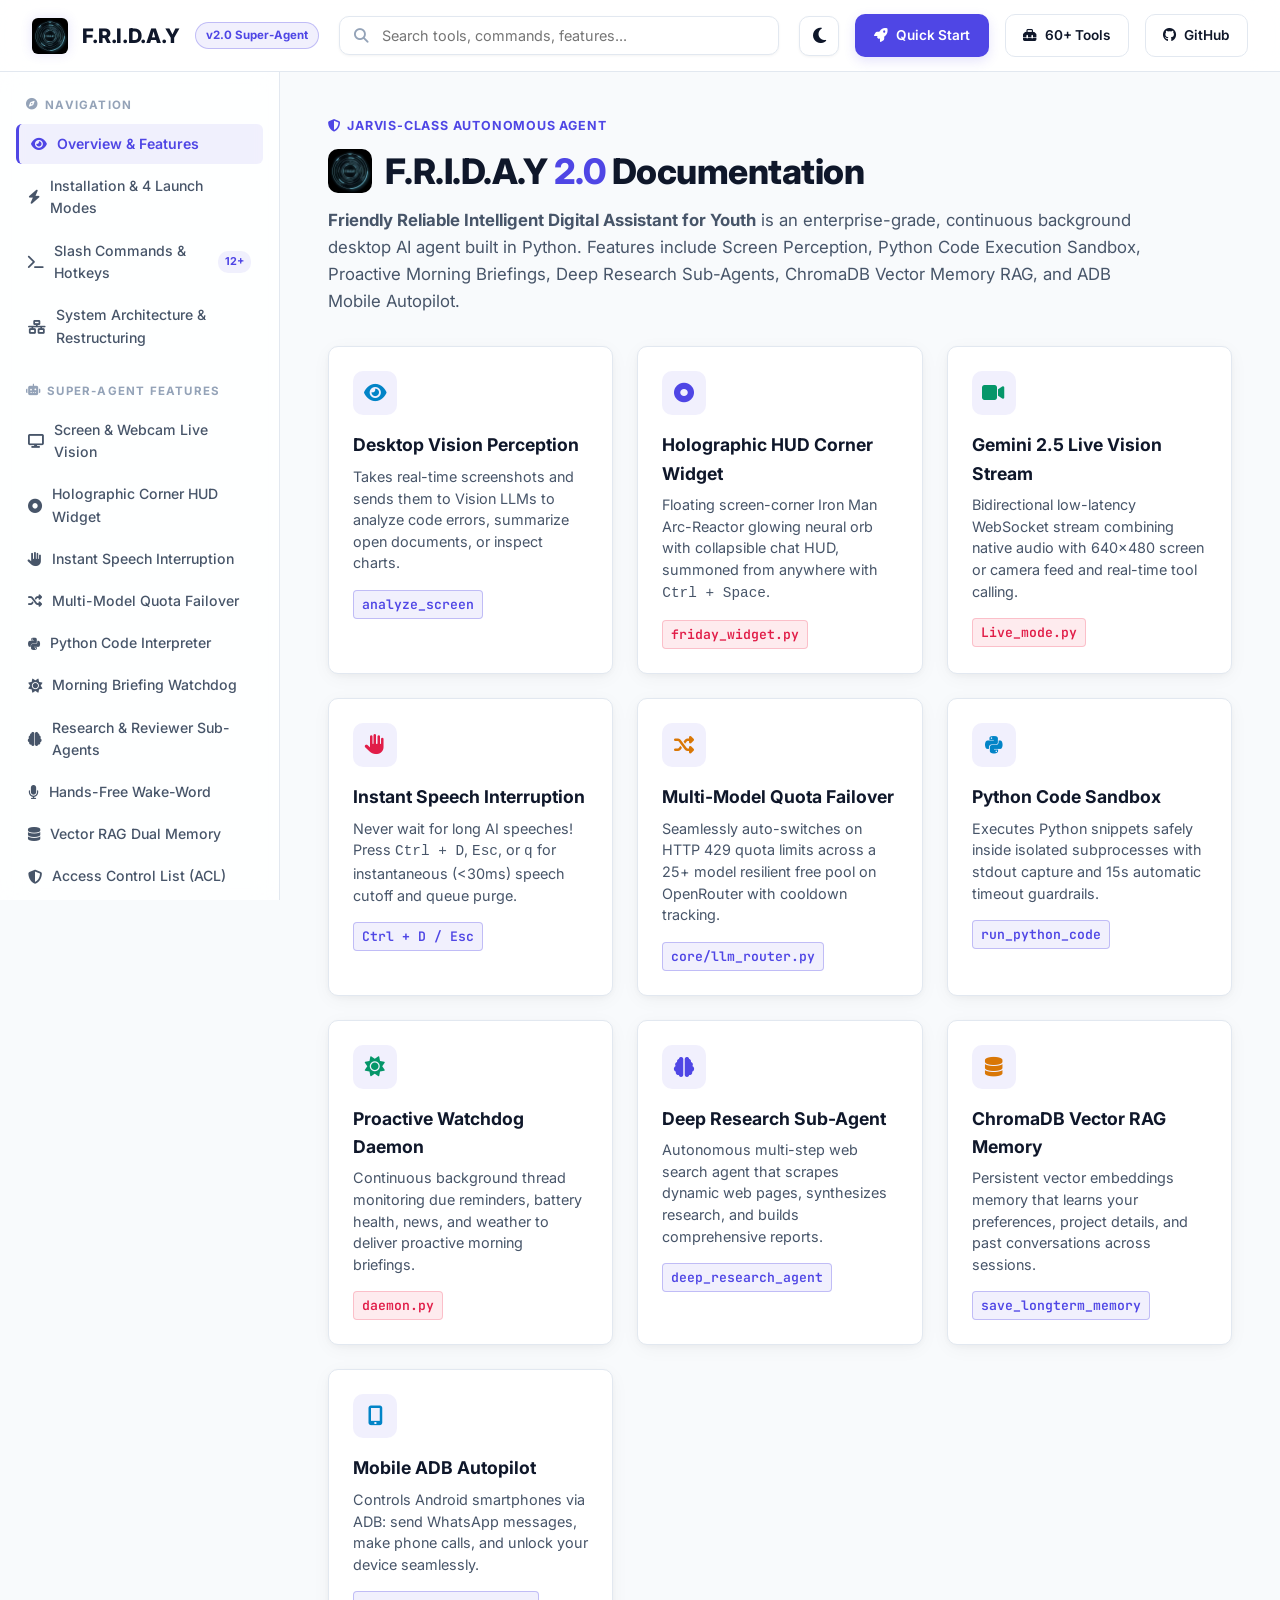
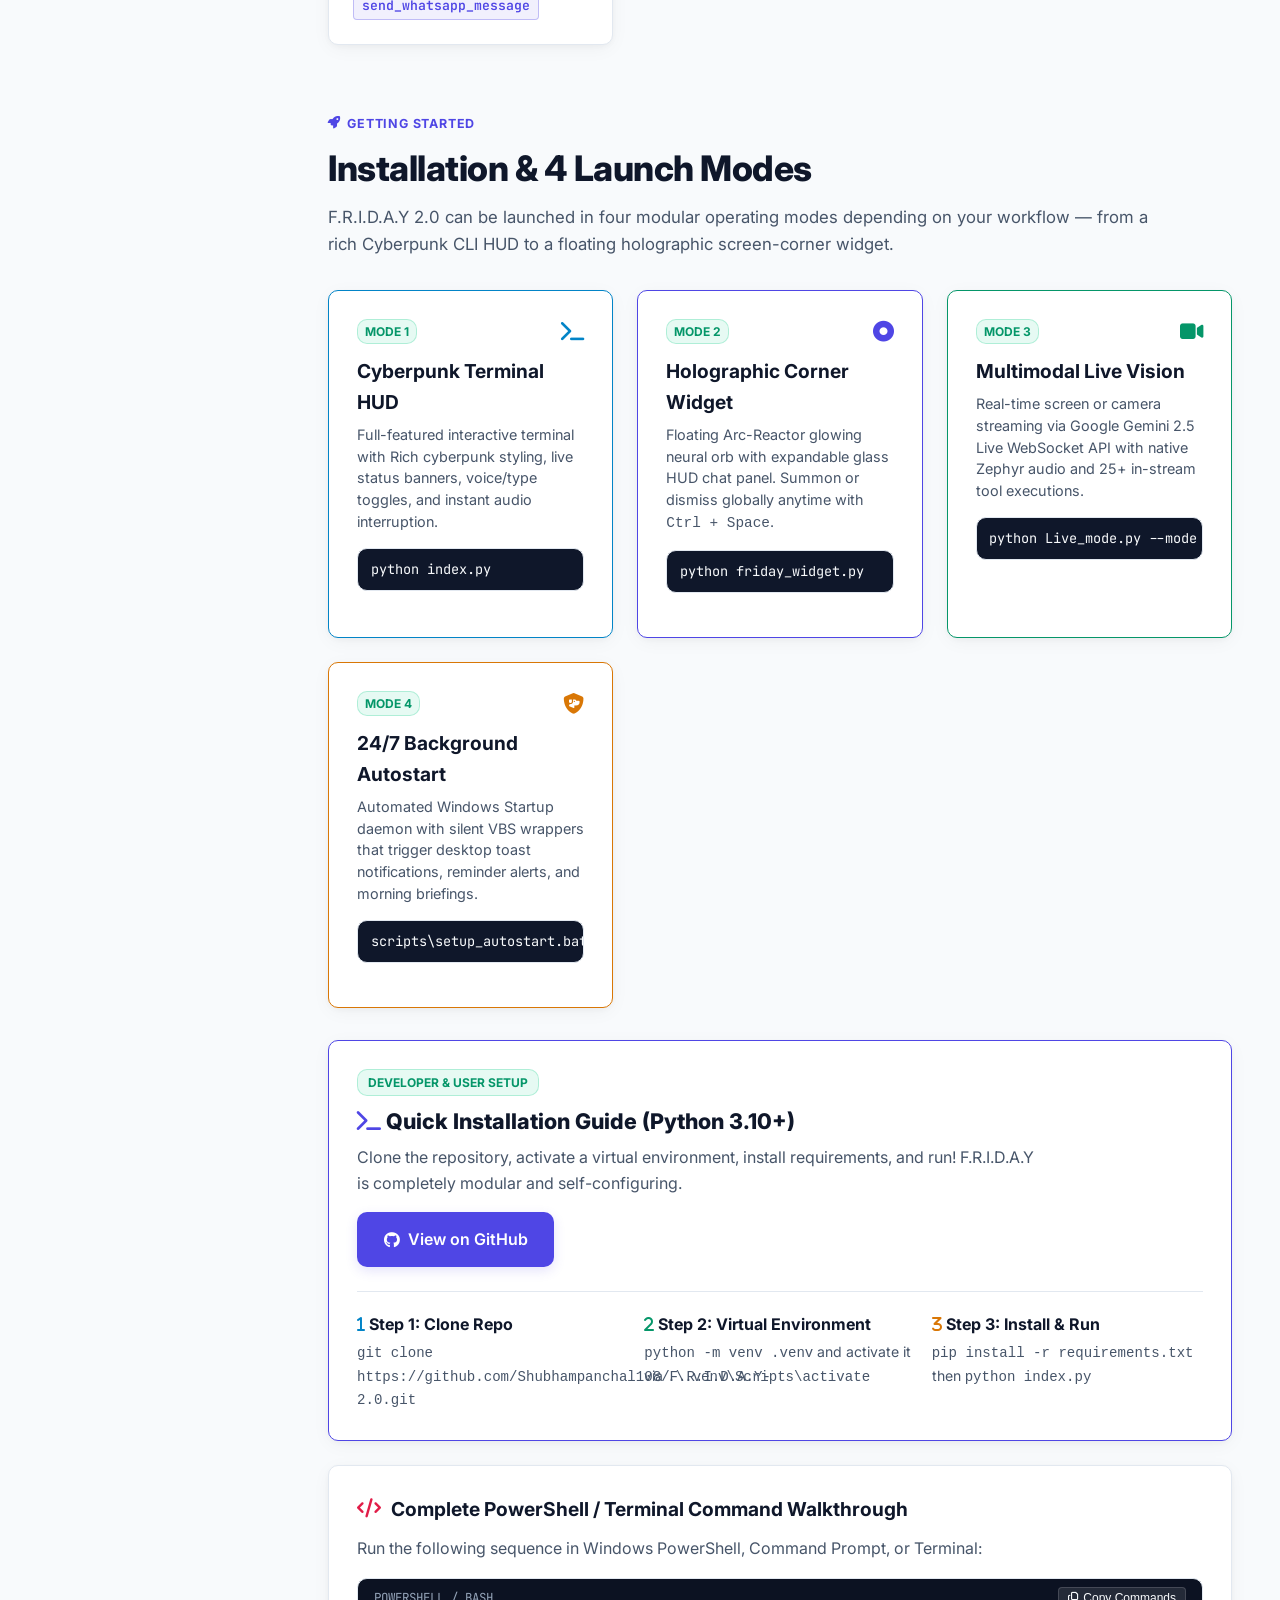
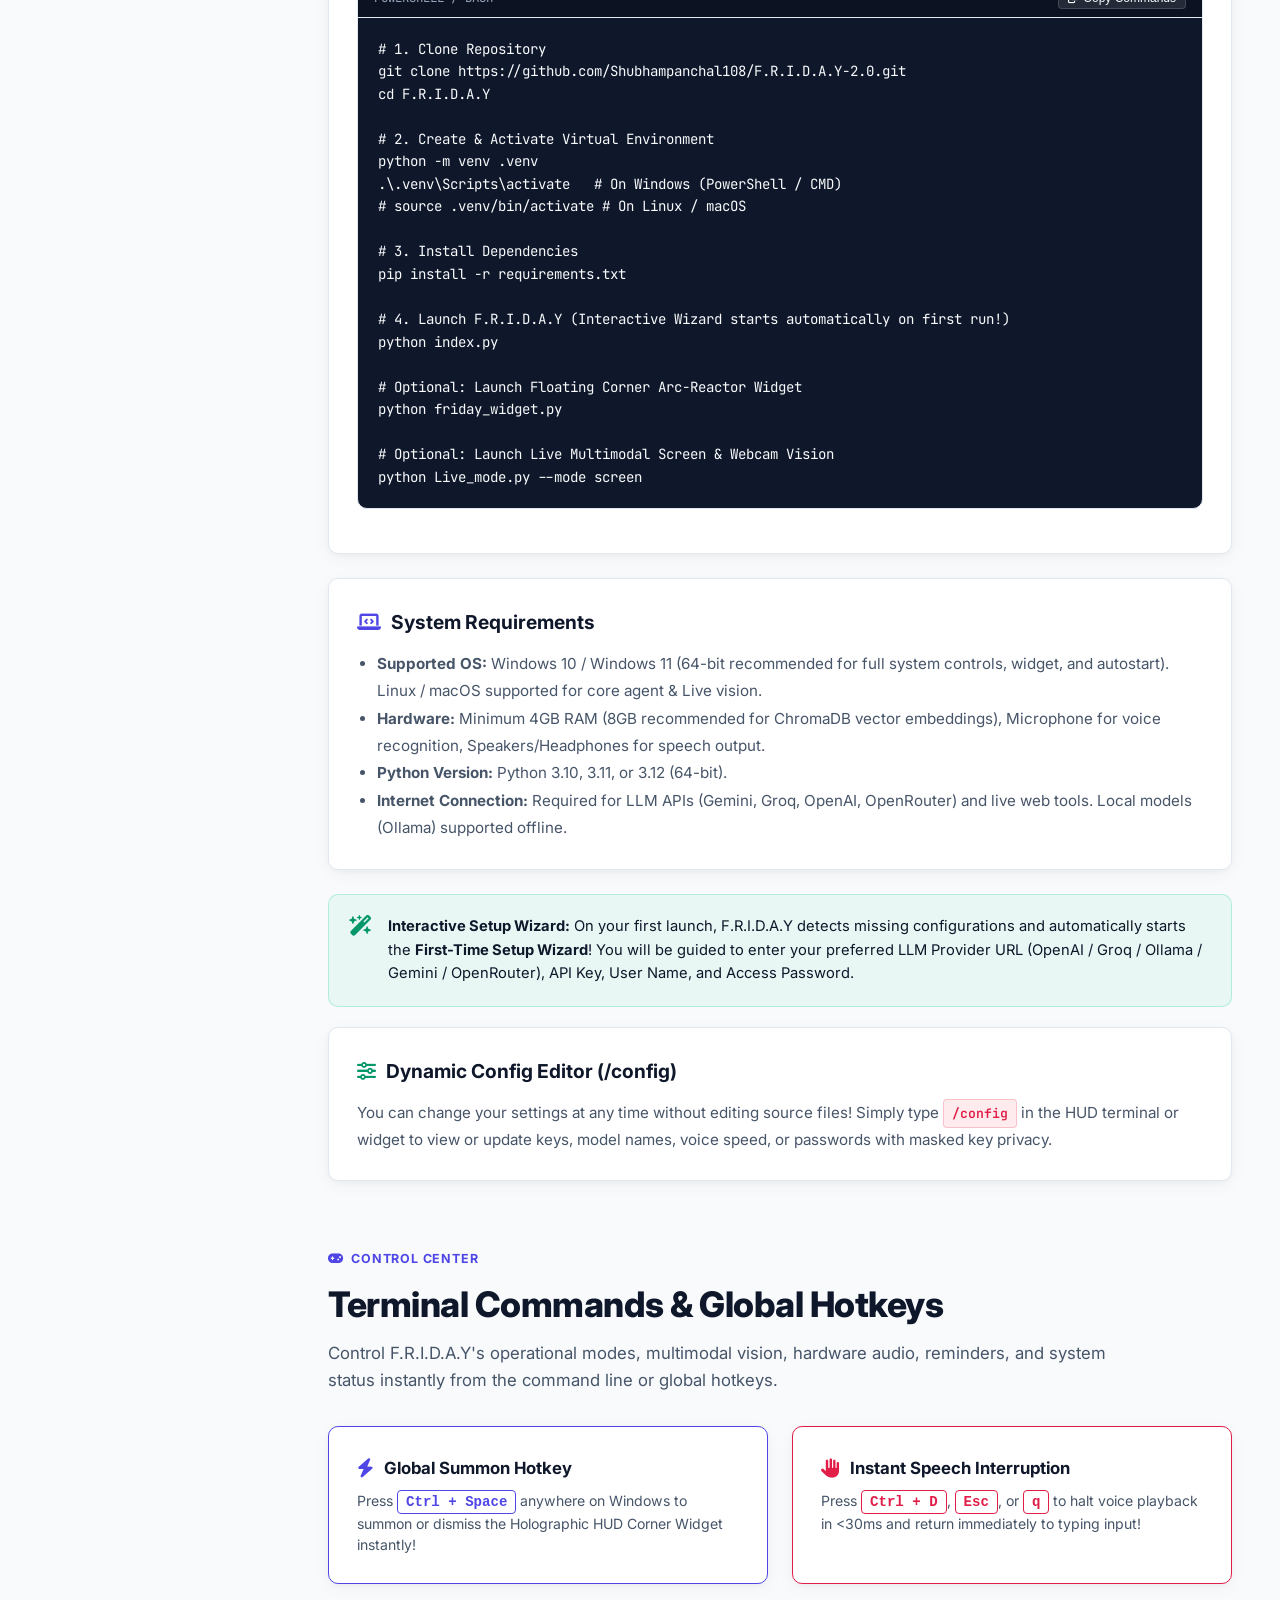
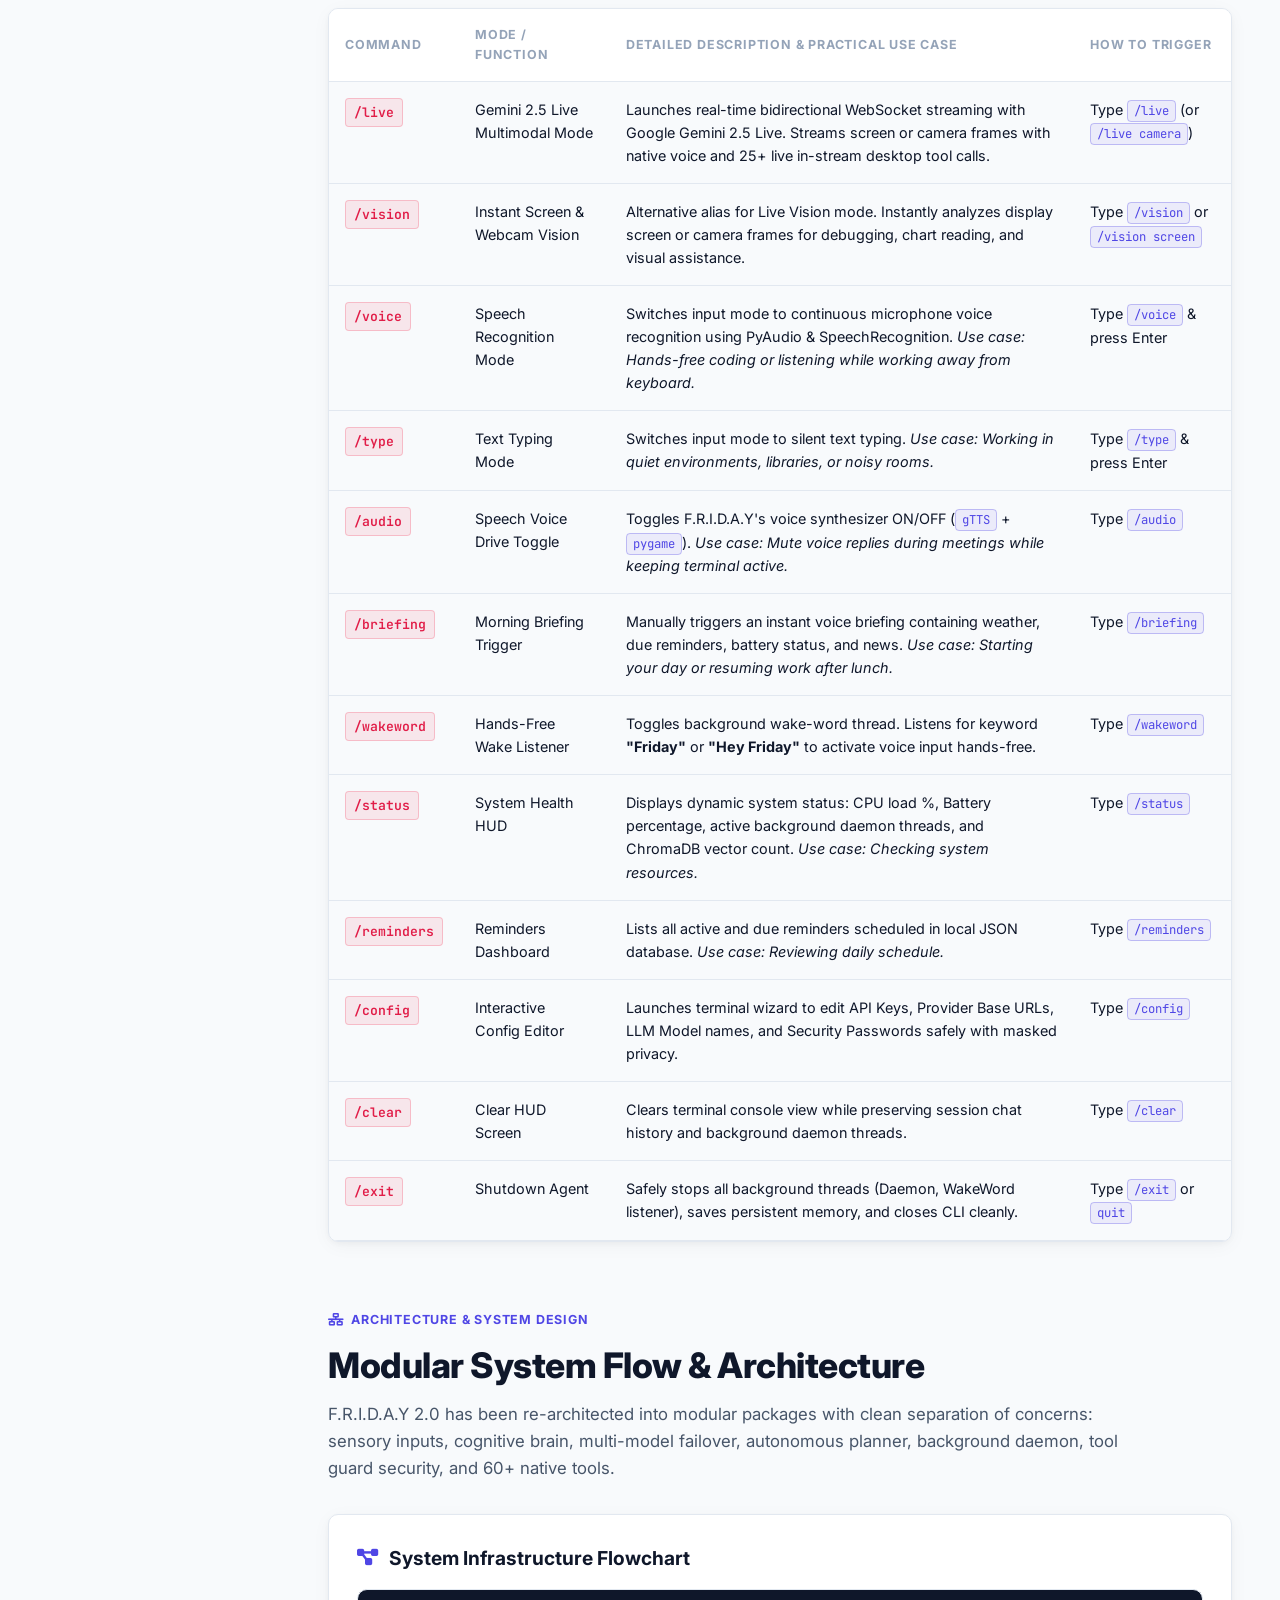
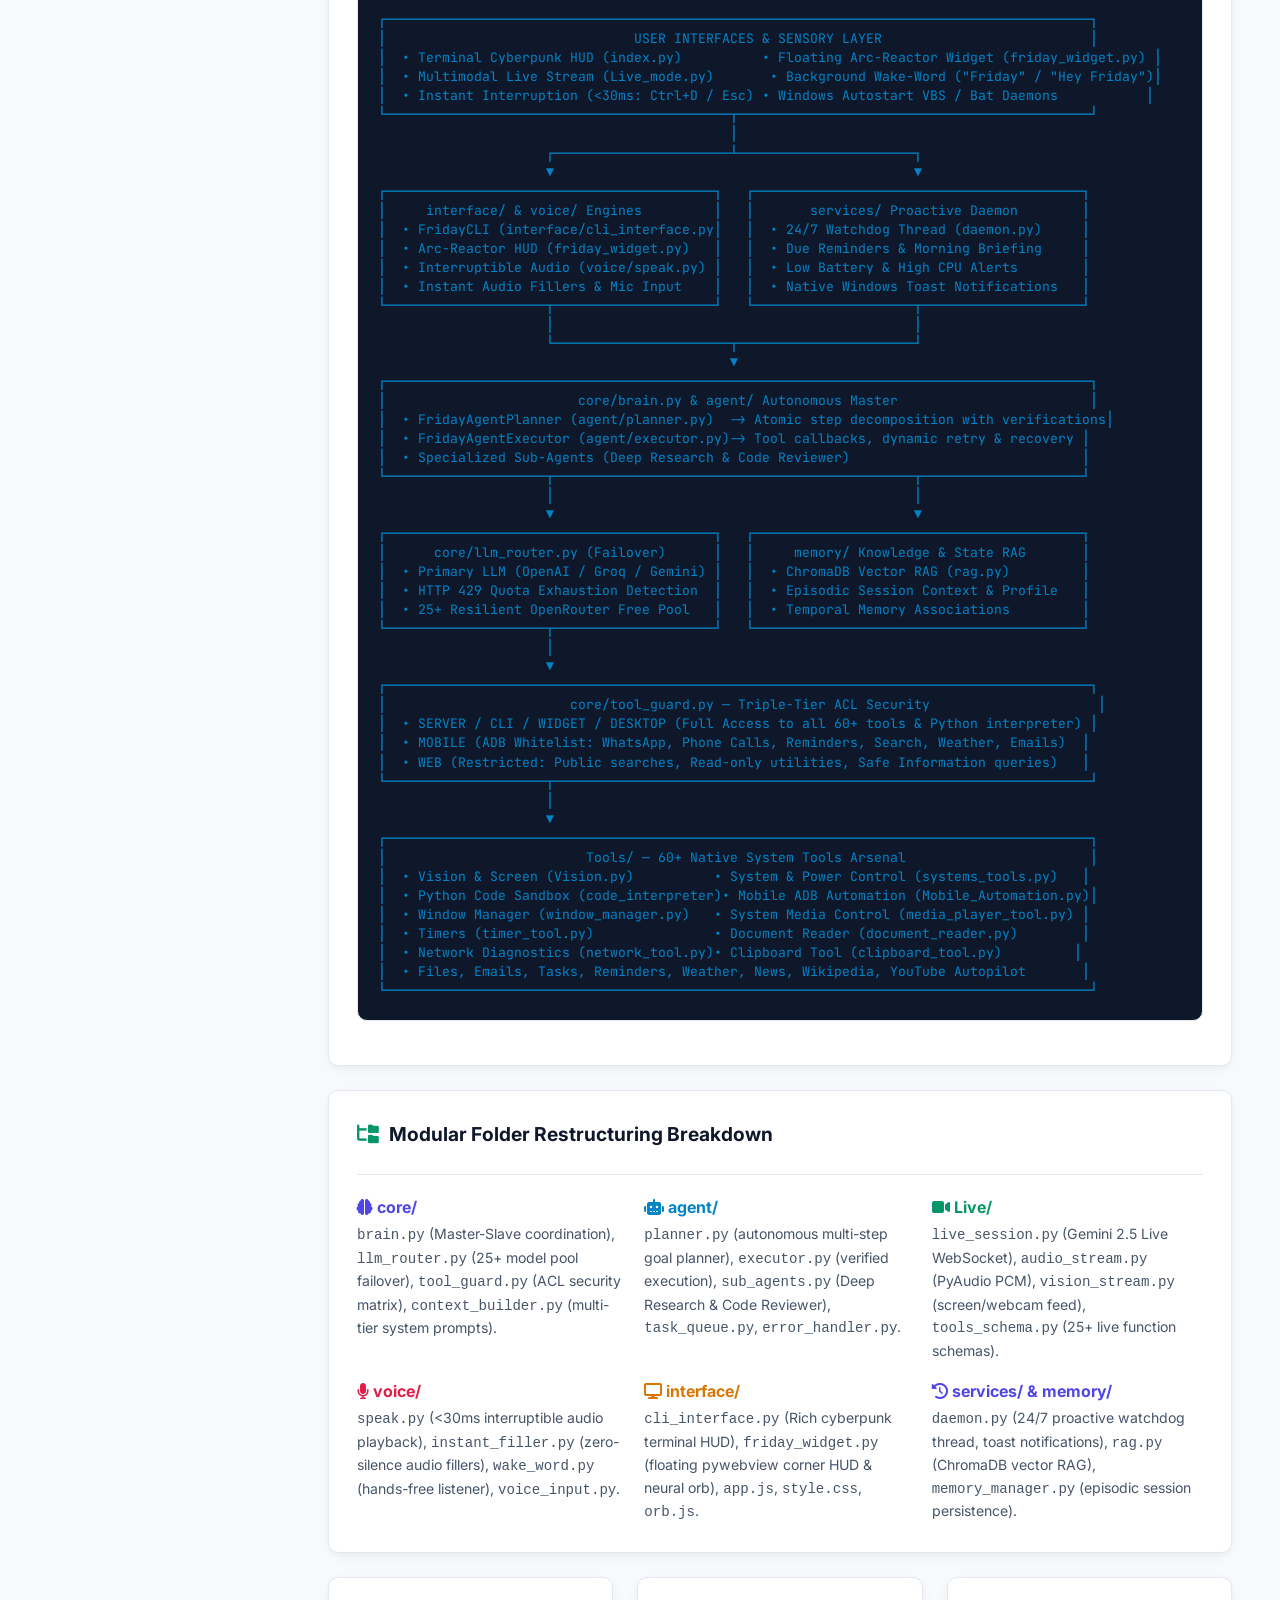
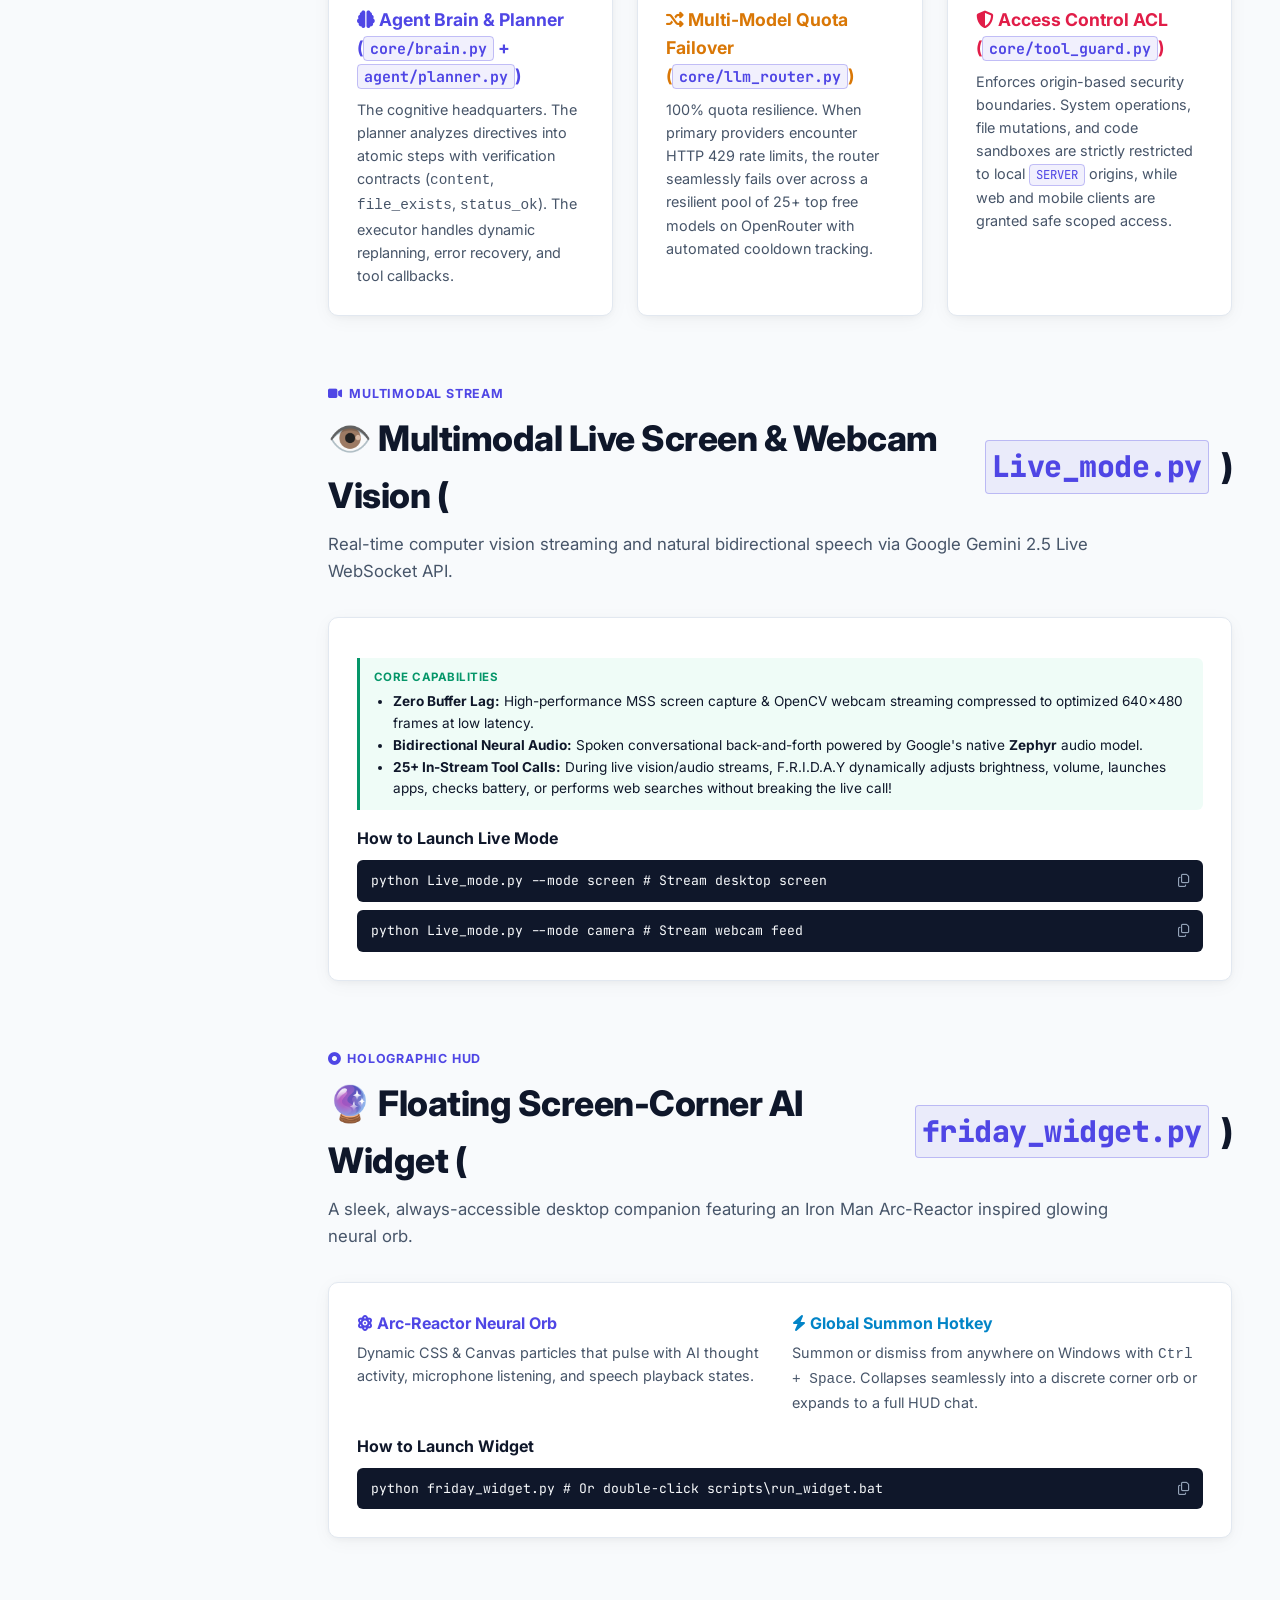
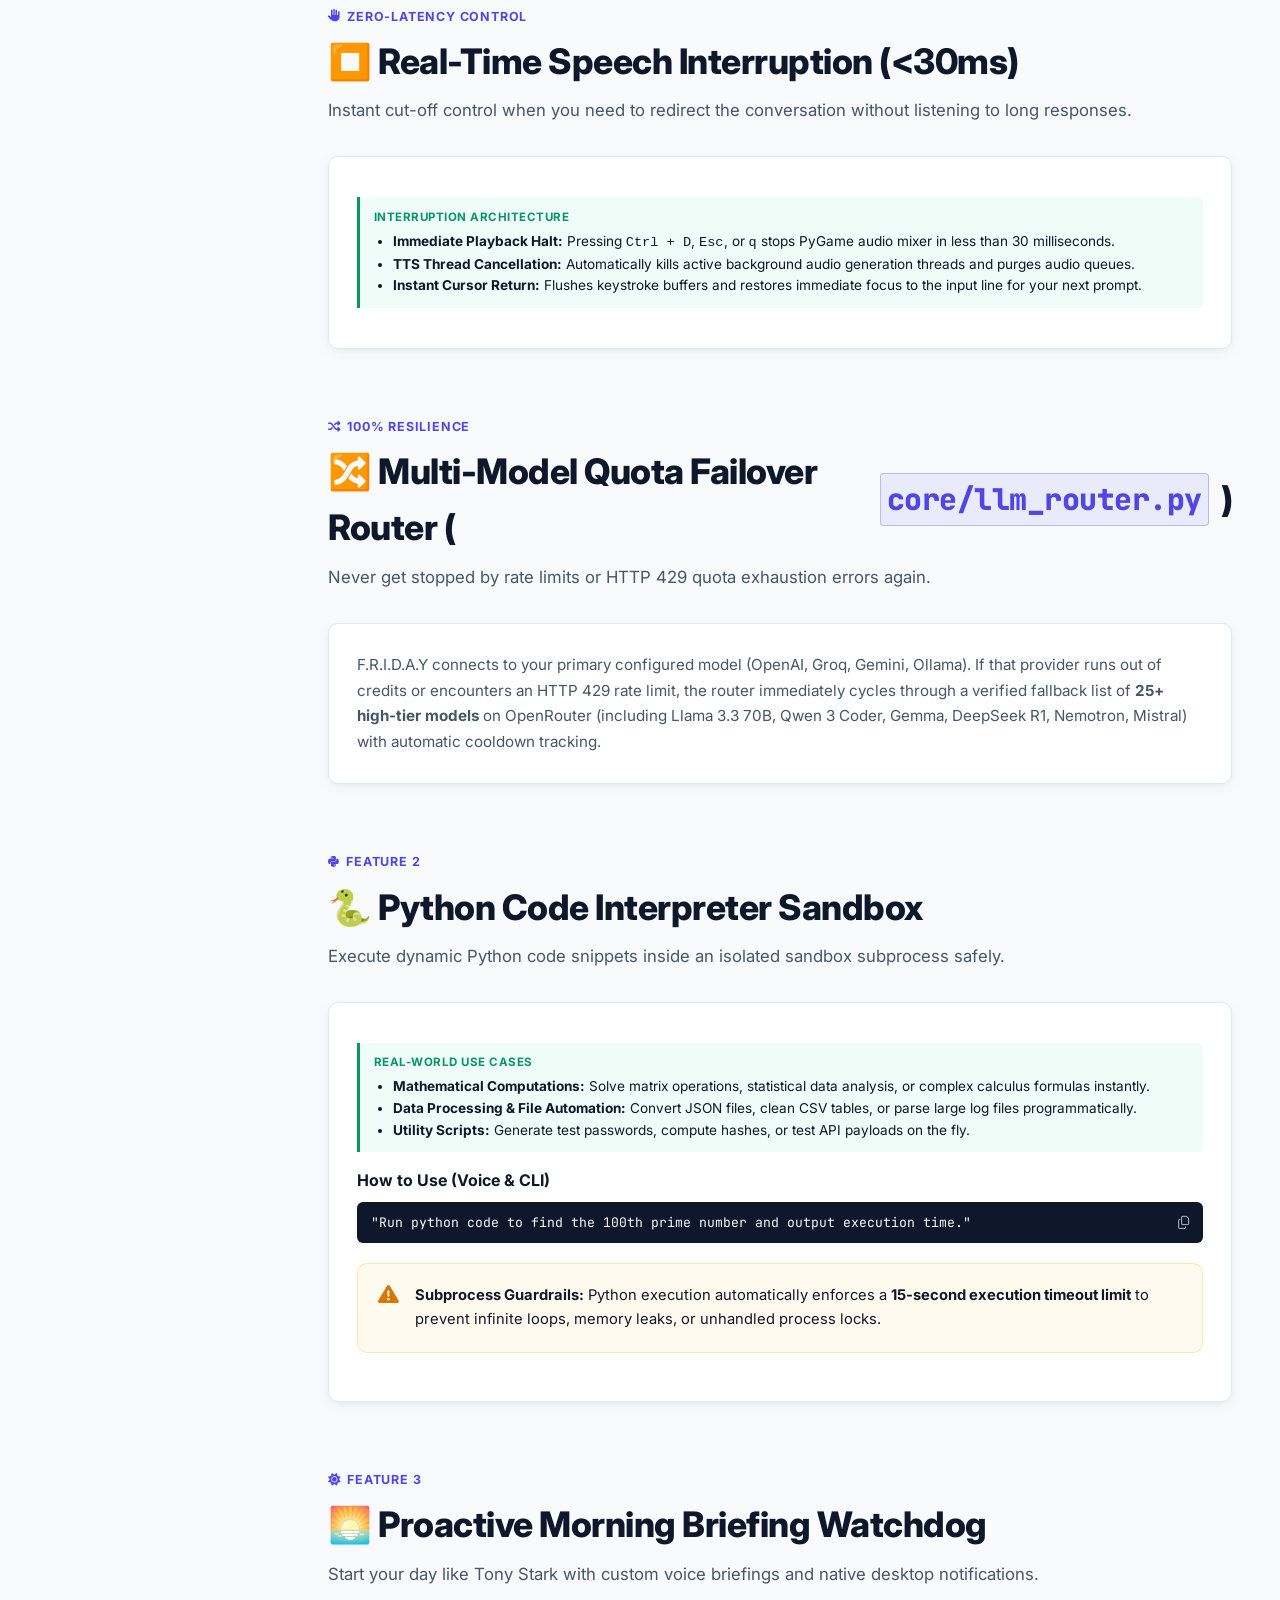
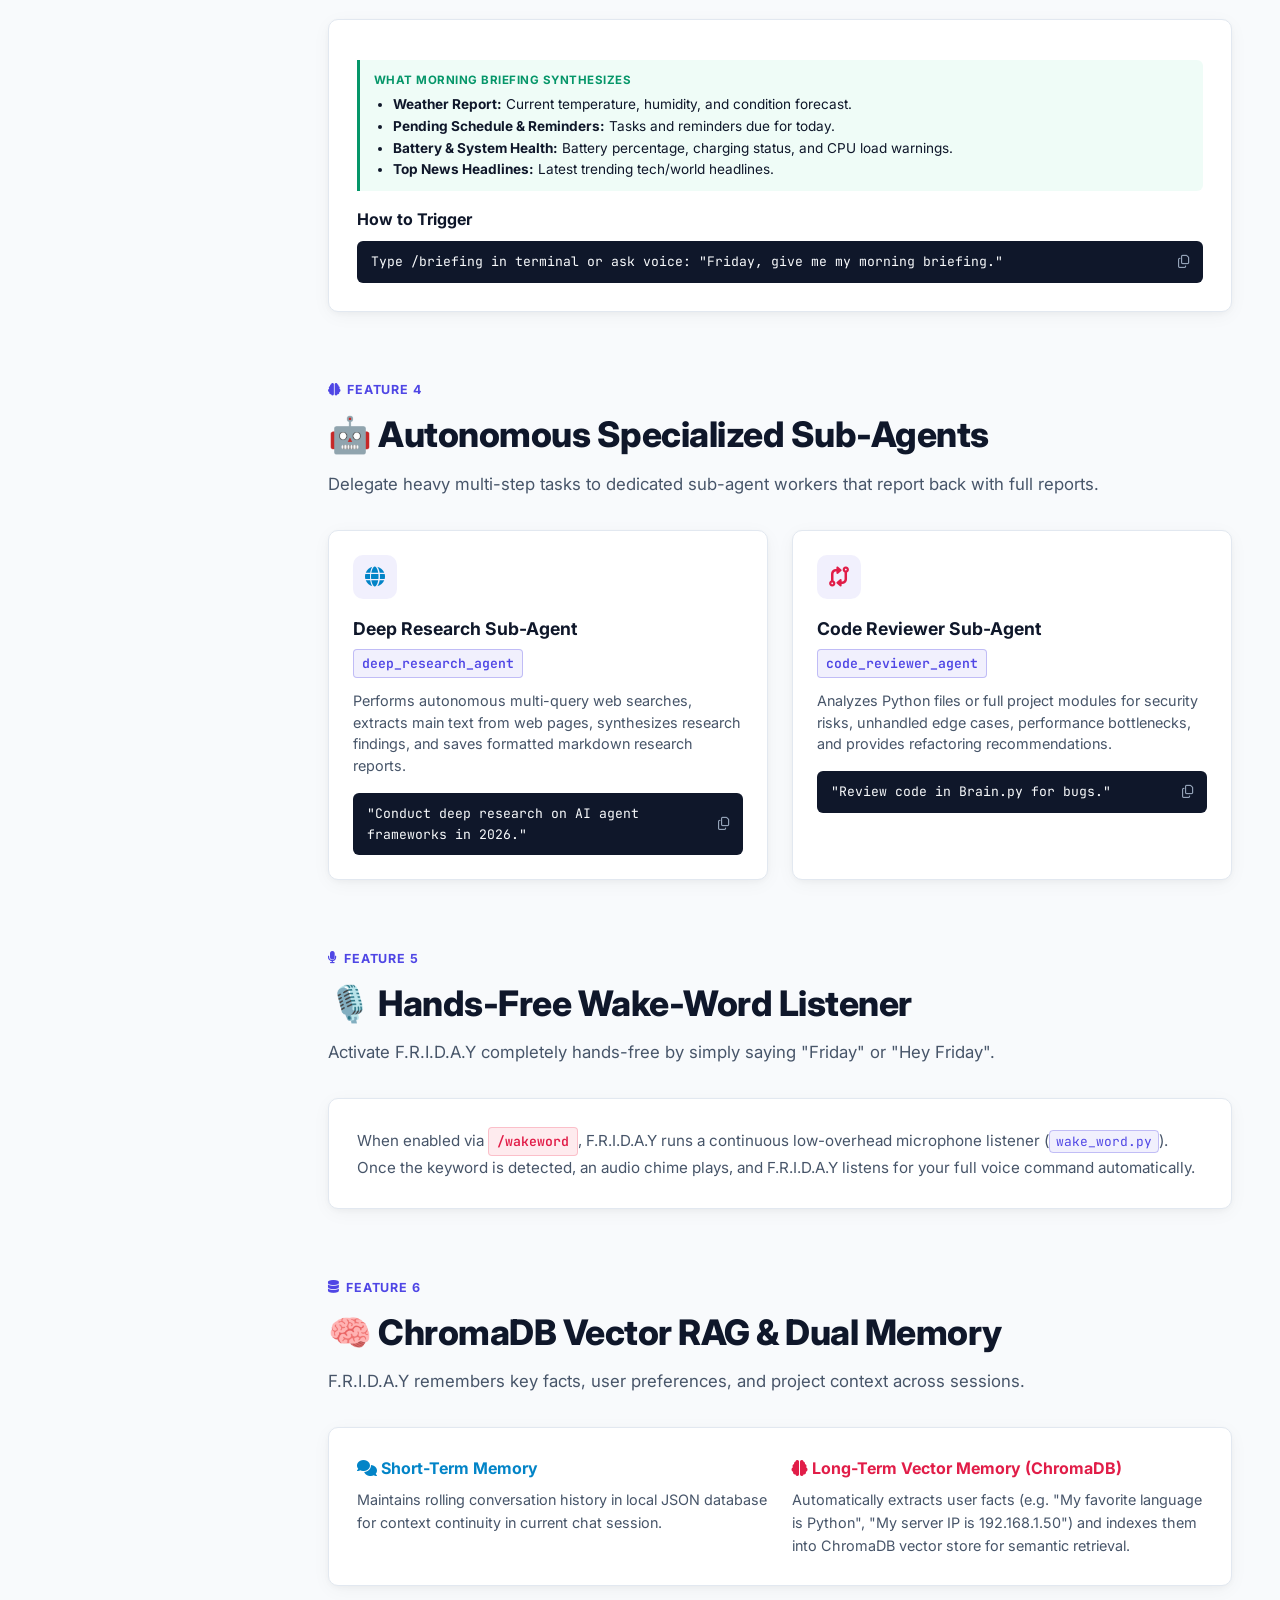
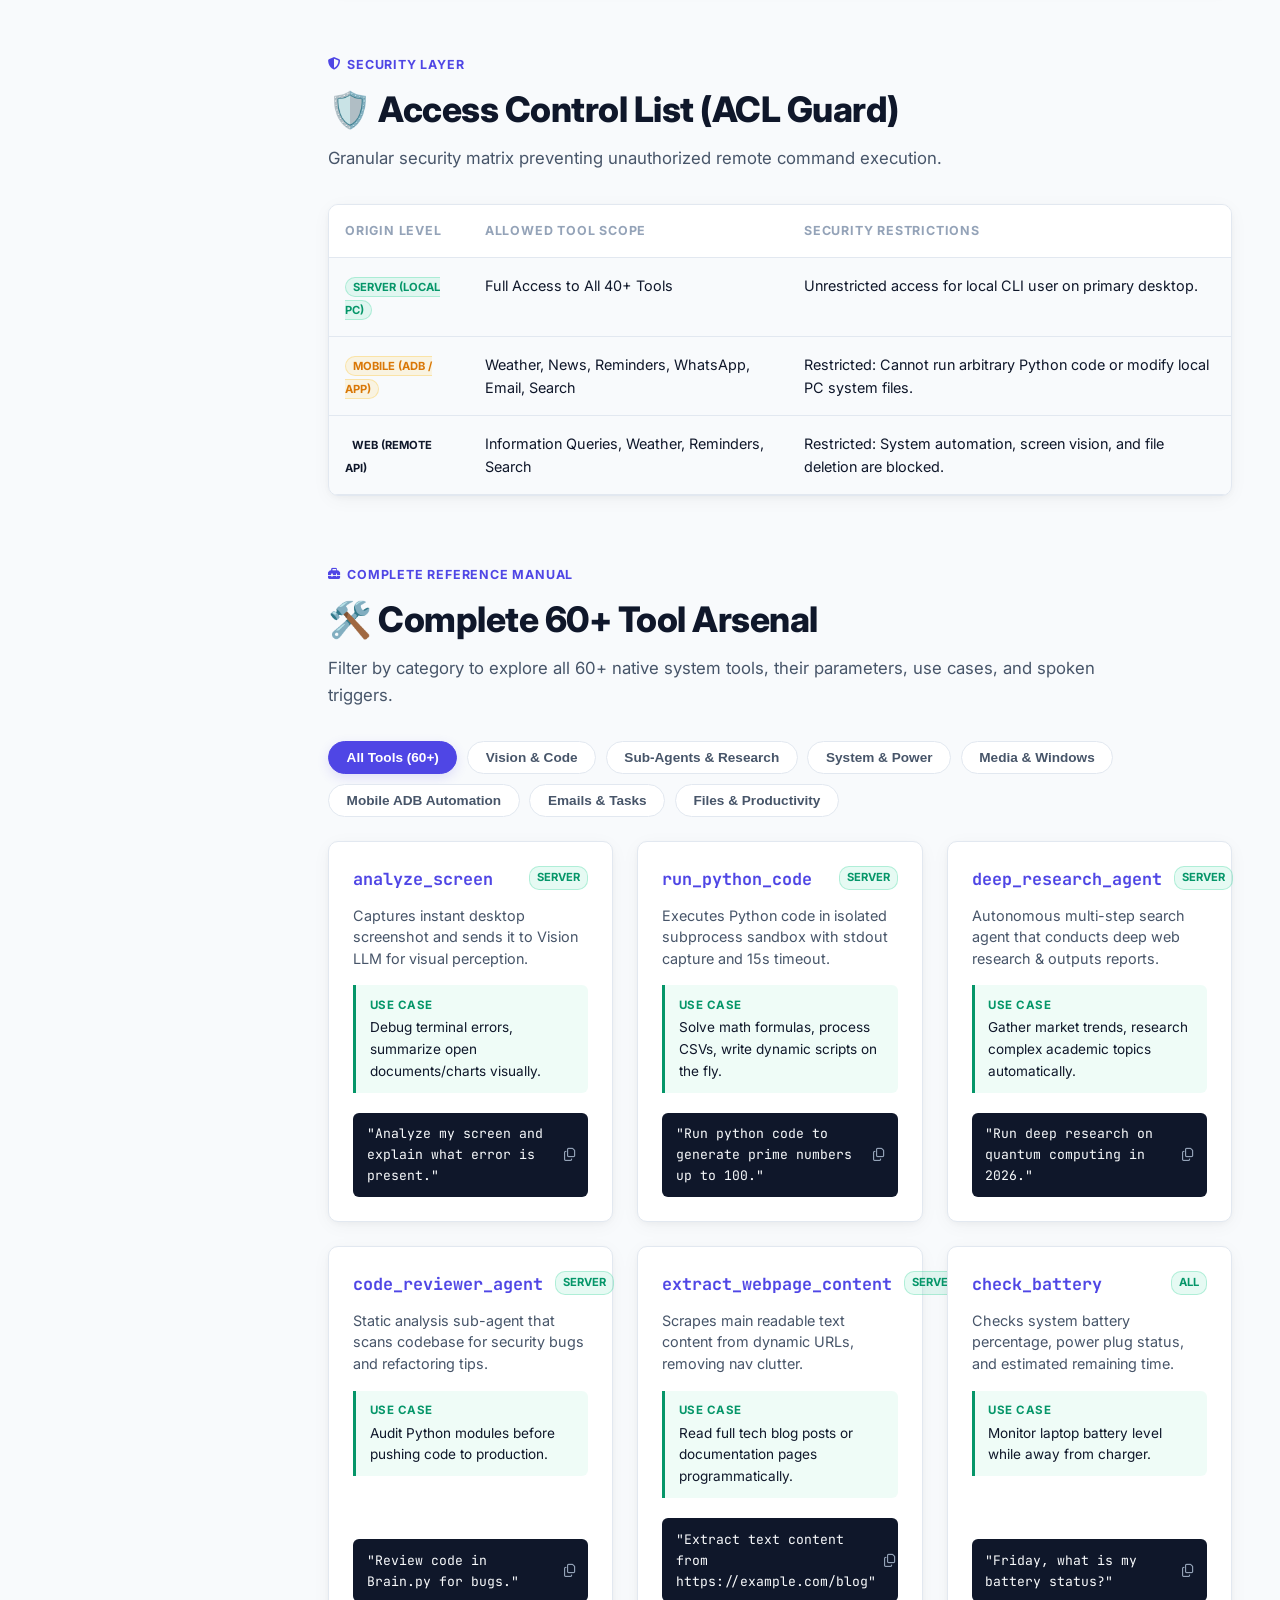
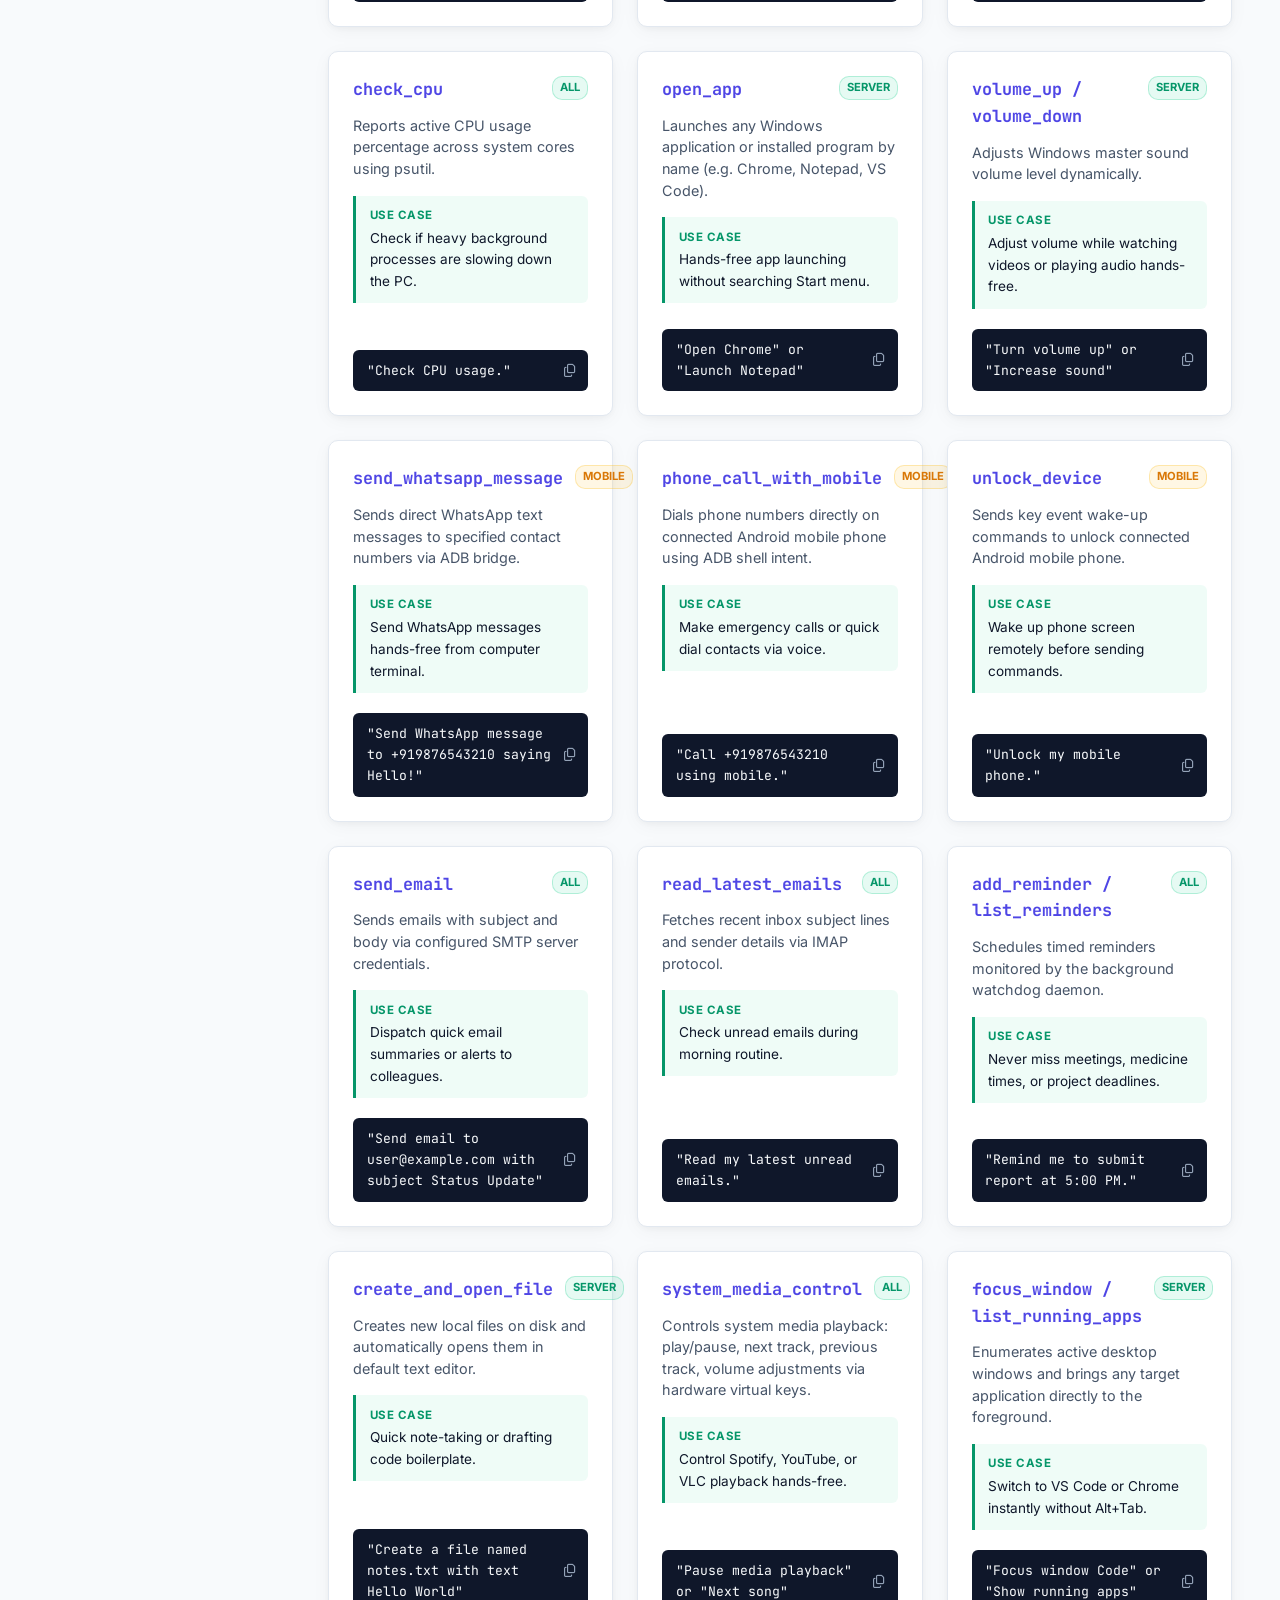
<file: documentation/index.html>
<!DOCTYPE html>
<html lang="en" data-theme="dark">
<head>
  <meta charset="UTF-8">
  <meta name="viewport" content="width=device-width, initial-scale=1.0">
  <title>⚡ F.R.I.D.A.Y 2.0 — Official AI Assistant Documentation</title>
  <meta name="description" content="Comprehensive documentation and user guide for F.R.I.D.A.Y 2.0 Autonomous Desktop AI Super-Agent.">
  <link rel="stylesheet" href="style.css">
  <link rel="stylesheet" href="https://cdnjs.cloudflare.com/ajax/libs/font-awesome/6.4.0/css/all.min.css">
  <link rel="icon" type="image/png" href="assets/logo.png">
</head>
<body>

  <!-- ================= TOP HEADER BAR ================= -->
  <header class="top-header">
    <div style="display: flex; align-items: center; gap: 1rem;">
      <button class="mobile-toggle-btn" id="mobileMenuToggle" aria-label="Toggle Navigation">
        <i class="fa-solid fa-bars"></i>
      </button>
      <a href="#" class="brand-wrapper">
        <img src="assets/logo.png" alt="F.R.I.D.A.Y Logo" class="brand-logo-img">
        <div>
          <div class="brand-title">F.R.I.D.A.Y</div>
        </div>
      </a>
      <span class="brand-version">v2.0 Super-Agent</span>
    </div>

    <!-- Search Engine Bar -->
    <div class="search-wrapper">
      <i class="fa-solid fa-magnifying-glass search-icon"></i>
      <input type="text" id="globalSearch" class="search-input" placeholder="Search tools, commands, features...">
    </div>

    <!-- Header Actions & Theme Switcher -->
    <div class="header-actions">
      <button class="theme-toggle-btn" id="themeToggle" title="Switch Theme">
        <i class="fa-solid fa-moon"></i>
      </button>
      <a href="#quickstart" class="btn-primary" title="Quick Start & Installation">
        <i class="fa-solid fa-rocket"></i> <span class="btn-text">Quick Start</span>
      </a>
      <a href="#tools-catalog" class="btn-outline btn-tools">
        <i class="fa-solid fa-toolbox"></i> <span class="btn-text">60+ Tools</span>
      </a>
      <a href="https://github.com/Shubhampanchal108/F.R.I.D.A.Y-2.0" target="_blank" class="btn-outline" title="GitHub Repository">
        <i class="fa-brands fa-github"></i> <span class="btn-text">GitHub</span>
      </a>
    </div>
  </header>

  <div class="app-container">

    <!-- Mobile Navigation Overlay -->
    <div class="sidebar-overlay" id="sidebarOverlay"></div>

    <!-- ================= LEFT SIDEBAR NAVIGATION ================= -->
    <aside class="sidebar">
      <div class="sidebar-header-mobile">
        <a href="#" class="brand-wrapper">
          <img src="assets/logo.png" alt="F.R.I.D.A.Y Logo" class="brand-logo-img">
          <div class="brand-title">F.R.I.D.A.Y</div>
        </a>
        <button class="sidebar-close-btn" id="sidebarCloseBtn" aria-label="Close Navigation">
          <i class="fa-solid fa-xmark"></i>
        </button>
      </div>

      <div class="sidebar-group">
        <div class="sidebar-title"><i class="fa-solid fa-compass"></i> Navigation</div>
        <ul class="sidebar-menu">
          <li class="sidebar-item"><a href="#overview" class="sidebar-link active"><i class="fa-solid fa-eye"></i> Overview & Features</a></li>
          <li class="sidebar-item"><a href="#quickstart" class="sidebar-link"><i class="fa-solid fa-bolt"></i> Installation & 4 Launch Modes</a></li>
          <li class="sidebar-item"><a href="#slash-commands" class="sidebar-link"><i class="fa-solid fa-terminal"></i> Slash Commands & Hotkeys <span class="sidebar-badge">12+</span></a></li>
          <li class="sidebar-item"><a href="#architecture" class="sidebar-link"><i class="fa-solid fa-network-wired"></i> System Architecture & Restructuring</a></li>
        </ul>
      </div>

      <div class="sidebar-group">
        <div class="sidebar-title"><i class="fa-solid fa-robot"></i> Super-Agent Features</div>
        <ul class="sidebar-menu">
          <li class="sidebar-item"><a href="#feature-vision" class="sidebar-link"><i class="fa-solid fa-display"></i> Screen & Webcam Live Vision</a></li>
          <li class="sidebar-item"><a href="#feature-widget" class="sidebar-link"><i class="fa-solid fa-circle-dot"></i> Holographic Corner HUD Widget</a></li>
          <li class="sidebar-item"><a href="#feature-interruption" class="sidebar-link"><i class="fa-solid fa-hand"></i> Instant Speech Interruption</a></li>
          <li class="sidebar-item"><a href="#feature-router" class="sidebar-link"><i class="fa-solid fa-shuffle"></i> Multi-Model Quota Failover</a></li>
          <li class="sidebar-item"><a href="#feature-sandbox" class="sidebar-link"><i class="fa-brands fa-python"></i> Python Code Interpreter</a></li>
          <li class="sidebar-item"><a href="#feature-briefing" class="sidebar-link"><i class="fa-solid fa-sun"></i> Morning Briefing Watchdog</a></li>
          <li class="sidebar-item"><a href="#feature-subagents" class="sidebar-link"><i class="fa-solid fa-brain"></i> Research & Reviewer Sub-Agents</a></li>
          <li class="sidebar-item"><a href="#feature-wakeword" class="sidebar-link"><i class="fa-solid fa-microphone"></i> Hands-Free Wake-Word</a></li>
          <li class="sidebar-item"><a href="#feature-memory" class="sidebar-link"><i class="fa-solid fa-database"></i> Vector RAG Dual Memory</a></li>
          <li class="sidebar-item"><a href="#feature-security" class="sidebar-link"><i class="fa-solid fa-shield-halved"></i> Access Control List (ACL)</a></li>
        </ul>
      </div>

      <div class="sidebar-group">
        <div class="sidebar-title"><i class="fa-solid fa-toolbox"></i> Tool Catalog</div>
        <ul class="sidebar-menu">
          <li class="sidebar-item"><a href="#tools-catalog" class="sidebar-link"><i class="fa-solid fa-list-check"></i> Complete 60+ Tool Reference</a></li>
          <li class="sidebar-item"><a href="#mobile-automation" class="sidebar-link"><i class="fa-solid fa-mobile-screen-button"></i> Mobile ADB Automation</a></li>
        </ul>
      </div>

      <div class="sidebar-group">
        <div class="sidebar-title"><i class="fa-solid fa-wrench"></i> Support</div>
        <ul class="sidebar-menu">
          <li class="sidebar-item"><a href="#simulator" class="sidebar-link"><i class="fa-solid fa-gamepad"></i> Command Simulator</a></li>
          <li class="sidebar-item"><a href="#troubleshooting" class="sidebar-link"><i class="fa-solid fa-circle-question"></i> Troubleshooting & FAQ</a></li>
          <li class="sidebar-item"><a href="#developer" class="sidebar-link"><i class="fa-solid fa-user-astronaut"></i> Developer & Credits</a></li>
        </ul>
      </div>
    </aside>

    <!-- ================= MAIN VIEWPORT CONTENT ================= -->
    <main class="main-viewport">

      <!-- SECTION 1: OVERVIEW & FEATURES -->
      <section id="overview" class="doc-section">
        <div class="section-header">
          <div class="section-tag"><i class="fa-solid fa-shield-halved"></i> JARVIS-Class Autonomous Agent</div>
          <h1 class="section-title" style="display: flex; align-items: center; gap: 0.8rem;">
            <img src="assets/logo.png" alt="F.R.I.D.A.Y Logo" style="width: 44px; height: 44px; border-radius: 10px; object-fit: cover;">
            <span>F.R.I.D.A.Y <span style="color: var(--accent-primary);">2.0</span> Documentation</span>
          </h1>
          <p class="section-subtitle">
            <strong>Friendly Reliable Intelligent Digital Assistant for Youth</strong> is an enterprise-grade, continuous background desktop AI agent built in Python. Features include Screen Perception, Python Code Execution Sandbox, Proactive Morning Briefings, Deep Research Sub-Agents, ChromaDB Vector Memory RAG, and ADB Mobile Autopilot.
          </p>
        </div>

        <div class="feature-grid">
          <div class="feature-card">
            <div class="feature-icon" style="color: var(--accent-cyan);"><i class="fa-solid fa-eye"></i></div>
            <div class="feature-name">Desktop Vision Perception</div>
            <div class="feature-desc">Takes real-time screenshots and sends them to Vision LLMs to analyze code errors, summarize open documents, or inspect charts.</div>
            <span class="tool-badge">analyze_screen</span>
          </div>

          <div class="feature-card">
            <div class="feature-icon" style="color: var(--accent-primary);"><i class="fa-solid fa-circle-dot"></i></div>
            <div class="feature-name">Holographic HUD Corner Widget</div>
            <div class="feature-desc">Floating screen-corner Iron Man Arc-Reactor glowing neural orb with collapsible chat HUD, summoned from anywhere with <kbd>Ctrl + Space</kbd>.</div>
            <span class="command-badge">friday_widget.py</span>
          </div>

          <div class="feature-card">
            <div class="feature-icon" style="color: var(--accent-green);"><i class="fa-solid fa-video"></i></div>
            <div class="feature-name">Gemini 2.5 Live Vision Stream</div>
            <div class="feature-desc">Bidirectional low-latency WebSocket stream combining native audio with 640x480 screen or camera feed and real-time tool calling.</div>
            <span class="command-badge">Live_mode.py</span>
          </div>

          <div class="feature-card">
            <div class="feature-icon" style="color: var(--accent-magenta);"><i class="fa-solid fa-hand"></i></div>
            <div class="feature-name">Instant Speech Interruption</div>
            <div class="feature-desc">Never wait for long AI speeches! Press <kbd>Ctrl + D</kbd>, <kbd>Esc</kbd>, or <kbd>q</kbd> for instantaneous (&lt;30ms) speech cutoff and queue purge.</div>
            <span class="tool-badge">Ctrl + D / Esc</span>
          </div>

          <div class="feature-card">
            <div class="feature-icon" style="color: var(--accent-amber);"><i class="fa-solid fa-shuffle"></i></div>
            <div class="feature-name">Multi-Model Quota Failover</div>
            <div class="feature-desc">Seamlessly auto-switches on HTTP 429 quota limits across a 25+ model resilient free pool on OpenRouter with cooldown tracking.</div>
            <span class="tool-badge">core/llm_router.py</span>
          </div>

          <div class="feature-card">
            <div class="feature-icon" style="color: var(--accent-cyan);"><i class="fa-brands fa-python"></i></div>
            <div class="feature-name">Python Code Sandbox</div>
            <div class="feature-desc">Executes Python snippets safely inside isolated subprocesses with stdout capture and 15s automatic timeout guardrails.</div>
            <span class="tool-badge">run_python_code</span>
          </div>

          <div class="feature-card">
            <div class="feature-icon" style="color: var(--accent-green);"><i class="fa-solid fa-sun"></i></div>
            <div class="feature-name">Proactive Watchdog Daemon</div>
            <div class="feature-desc">Continuous background thread monitoring due reminders, battery health, news, and weather to deliver proactive morning briefings.</div>
            <span class="command-badge">daemon.py</span>
          </div>

          <div class="feature-card">
            <div class="feature-icon" style="color: var(--accent-primary);"><i class="fa-solid fa-brain"></i></div>
            <div class="feature-name">Deep Research Sub-Agent</div>
            <div class="feature-desc">Autonomous multi-step web search agent that scrapes dynamic web pages, synthesizes research, and builds comprehensive reports.</div>
            <span class="tool-badge">deep_research_agent</span>
          </div>

          <div class="feature-card">
            <div class="feature-icon" style="color: var(--accent-amber);"><i class="fa-solid fa-database"></i></div>
            <div class="feature-name">ChromaDB Vector RAG Memory</div>
            <div class="feature-desc">Persistent vector embeddings memory that learns your preferences, project details, and past conversations across sessions.</div>
            <span class="tool-badge">save_longterm_memory</span>
          </div>

          <div class="feature-card">
            <div class="feature-icon" style="color: var(--accent-cyan);"><i class="fa-solid fa-mobile-screen-button"></i></div>
            <div class="feature-name">Mobile ADB Autopilot</div>
            <div class="feature-desc">Controls Android smartphones via ADB: send WhatsApp messages, make phone calls, and unlock your device seamlessly.</div>
            <span class="tool-badge">send_whatsapp_message</span>
          </div>
        </div>
      </section>

      <!-- SECTION 2: QUICK START & 4 LAUNCH MODES -->
      <section id="quickstart" class="doc-section">
        <div class="section-header">
          <div class="section-tag"><i class="fa-solid fa-rocket"></i> Getting Started</div>
          <h2 class="section-title">Installation & 4 Launch Modes</h2>
          <p class="section-subtitle">F.R.I.D.A.Y 2.0 can be launched in four modular operating modes depending on your workflow — from a rich Cyberpunk CLI HUD to a floating holographic screen-corner widget.</p>
        </div>

        <!-- 4 LAUNCH MODES CARDS -->
        <div class="feature-grid" style="grid-template-columns: repeat(auto-fit, minmax(280px, 1fr)); margin-bottom: 2rem;">
          
          <div class="glass-card" style="border-color: var(--accent-cyan); margin-bottom: 0;">
            <div style="display: flex; align-items: center; justify-content: space-between; margin-bottom: 0.75rem;">
              <span class="origin-badge origin-server" style="font-size: 0.75rem;">MODE 1</span>
              <i class="fa-solid fa-terminal" style="color: var(--accent-cyan); font-size: 1.3rem;"></i>
            </div>
            <h3 style="font-size: 1.2rem; color: var(--text-primary); font-weight: 700; margin-bottom: 0.4rem;">Cyberpunk Terminal HUD</h3>
            <p style="color: var(--text-secondary); font-size: 0.9rem; line-height: 1.5; margin-bottom: 1rem;">
              Full-featured interactive terminal with Rich cyberpunk styling, live status banners, voice/type toggles, and instant audio interruption.
            </p>
            <div class="code-block-wrapper">
              <pre class="code-block" style="padding: 0.6rem 0.8rem; font-size: 0.85rem;">python index.py</pre>
            </div>
          </div>

          <div class="glass-card" style="border-color: var(--accent-primary); margin-bottom: 0;">
            <div style="display: flex; align-items: center; justify-content: space-between; margin-bottom: 0.75rem;">
              <span class="origin-badge origin-server" style="font-size: 0.75rem;">MODE 2</span>
              <i class="fa-solid fa-circle-dot" style="color: var(--accent-primary); font-size: 1.3rem;"></i>
            </div>
            <h3 style="font-size: 1.2rem; color: var(--text-primary); font-weight: 700; margin-bottom: 0.4rem;">Holographic Corner Widget</h3>
            <p style="color: var(--text-secondary); font-size: 0.9rem; line-height: 1.5; margin-bottom: 1rem;">
              Floating Arc-Reactor glowing neural orb with expandable glass HUD chat panel. Summon or dismiss globally anytime with <kbd>Ctrl + Space</kbd>.
            </p>
            <div class="code-block-wrapper">
              <pre class="code-block" style="padding: 0.6rem 0.8rem; font-size: 0.85rem;">python friday_widget.py</pre>
            </div>
          </div>

          <div class="glass-card" style="border-color: var(--accent-green); margin-bottom: 0;">
            <div style="display: flex; align-items: center; justify-content: space-between; margin-bottom: 0.75rem;">
              <span class="origin-badge origin-server" style="font-size: 0.75rem;">MODE 3</span>
              <i class="fa-solid fa-video" style="color: var(--accent-green); font-size: 1.3rem;"></i>
            </div>
            <h3 style="font-size: 1.2rem; color: var(--text-primary); font-weight: 700; margin-bottom: 0.4rem;">Multimodal Live Vision</h3>
            <p style="color: var(--text-secondary); font-size: 0.9rem; line-height: 1.5; margin-bottom: 1rem;">
              Real-time screen or camera streaming via Google Gemini 2.5 Live WebSocket API with native Zephyr audio and 25+ in-stream tool executions.
            </p>
            <div class="code-block-wrapper">
              <pre class="code-block" style="padding: 0.6rem 0.8rem; font-size: 0.85rem;">python Live_mode.py --mode screen</pre>
            </div>
          </div>

          <div class="glass-card" style="border-color: var(--accent-amber); margin-bottom: 0;">
            <div style="display: flex; align-items: center; justify-content: space-between; margin-bottom: 0.75rem;">
              <span class="origin-badge origin-server" style="font-size: 0.75rem;">MODE 4</span>
              <i class="fa-solid fa-shield-dog" style="color: var(--accent-amber); font-size: 1.3rem;"></i>
            </div>
            <h3 style="font-size: 1.2rem; color: var(--text-primary); font-weight: 700; margin-bottom: 0.4rem;">24/7 Background Autostart</h3>
            <p style="color: var(--text-secondary); font-size: 0.9rem; line-height: 1.5; margin-bottom: 1rem;">
              Automated Windows Startup daemon with silent VBS wrappers that trigger desktop toast notifications, reminder alerts, and morning briefings.
            </p>
            <div class="code-block-wrapper">
              <pre class="code-block" style="padding: 0.6rem 0.8rem; font-size: 0.85rem;">scripts\setup_autostart.bat</pre>
            </div>
          </div>

        </div>

        <!-- STEP BY STEP SETUP -->
        <div class="glass-card" style="border-color: var(--accent-primary); background: var(--bg-card);">
          <div class="download-card-header">
            <div>
              <span class="origin-badge origin-server" style="font-size: 0.75rem; padding: 3px 10px; margin-bottom: 0.5rem; display: inline-block;">DEVELOPER & USER SETUP</span>
              <h3 style="font-size: 1.35rem; color: var(--text-primary); font-weight: 800;"><i class="fa-solid fa-terminal" style="color: var(--accent-primary);"></i> Quick Installation Guide (Python 3.10+)</h3>
              <p style="color: var(--text-secondary); margin-top: 0.4rem; max-width: 680px;">
                Clone the repository, activate a virtual environment, install requirements, and run! F.R.I.D.A.Y is completely modular and self-configuring.
              </p>
            </div>
            <a href="https://github.com/Shubhampanchal108/F.R.I.D.A.Y-2.0" target="_blank" class="btn-primary" style="padding: 0.85rem 1.6rem; font-size: 1rem; border-radius: var(--radius-md);">
              <i class="fa-brands fa-github"></i> View on GitHub
            </a>
          </div>

          <div class="quickstart-steps-grid">
            <div>
              <strong style="color: var(--text-primary);"><i class="fa-solid fa-1" style="color: var(--accent-cyan);"></i> Step 1: Clone Repo</strong>
              <p style="color: var(--text-secondary); font-size: 0.88rem; margin-top: 0.2rem;"><code>git clone https://github.com/Shubhampanchal108/F.R.I.D.A.Y-2.0.git</code></p>
            </div>
            <div>
              <strong style="color: var(--text-primary);"><i class="fa-solid fa-2" style="color: var(--accent-green);"></i> Step 2: Virtual Environment</strong>
              <p style="color: var(--text-secondary); font-size: 0.88rem; margin-top: 0.2rem;"><code>python -m venv .venv</code> and activate it via <code>.\.venv\Scripts\activate</code></p>
            </div>
            <div>
              <strong style="color: var(--text-primary);"><i class="fa-solid fa-3" style="color: var(--accent-amber);"></i> Step 3: Install & Run</strong>
              <p style="color: var(--text-secondary); font-size: 0.88rem; margin-top: 0.2rem;"><code>pip install -r requirements.txt</code> then <code>python index.py</code></p>
            </div>
          </div>
        </div>

        <div class="glass-card">
          <h3 class="card-title"><i class="fa-solid fa-code" style="color: var(--accent-magenta);"></i> Complete PowerShell / Terminal Command Walkthrough</h3>
          <p style="color: var(--text-secondary); margin-bottom: 0.75rem;">Run the following sequence in Windows PowerShell, Command Prompt, or Terminal:</p>

          <div class="code-block-wrapper">
            <div class="code-header">
              <span>POWERSHELL / BASH</span>
              <button class="code-copy-btn"><i class="fa-regular fa-copy"></i> Copy Commands</button>
            </div>
            <pre class="code-block"># 1. Clone Repository
git clone https://github.com/Shubhampanchal108/F.R.I.D.A.Y-2.0.git
cd F.R.I.D.A.Y

# 2. Create & Activate Virtual Environment
python -m venv .venv
.\.venv\Scripts\activate   # On Windows (PowerShell / CMD)
# source .venv/bin/activate # On Linux / macOS

# 3. Install Dependencies
pip install -r requirements.txt

# 4. Launch F.R.I.D.A.Y (Interactive Wizard starts automatically on first run!)
python index.py

# Optional: Launch Floating Corner Arc-Reactor Widget
python friday_widget.py

# Optional: Launch Live Multimodal Screen & Webcam Vision
python Live_mode.py --mode screen</pre>
          </div>
        </div>

        <div class="glass-card">
          <h3 class="card-title"><i class="fa-solid fa-laptop-code" style="color: var(--accent-primary);"></i> System Requirements</h3>
          <ul style="padding-left: 1.25rem; color: var(--text-secondary); font-size: 0.95rem; line-height: 1.8;">
            <li><strong>Supported OS:</strong> Windows 10 / Windows 11 (64-bit recommended for full system controls, widget, and autostart). Linux / macOS supported for core agent & Live vision.</li>
            <li><strong>Hardware:</strong> Minimum 4GB RAM (8GB recommended for ChromaDB vector embeddings), Microphone for voice recognition, Speakers/Headphones for speech output.</li>
            <li><strong>Python Version:</strong> Python 3.10, 3.11, or 3.12 (64-bit).</li>
            <li><strong>Internet Connection:</strong> Required for LLM APIs (Gemini, Groq, OpenAI, OpenRouter) and live web tools. Local models (Ollama) supported offline.</li>
          </ul>
        </div>

        <div class="callout callout-tip">
          <i class="fa-solid fa-wand-magic-sparkles callout-icon"></i>
          <div>
            <strong>Interactive Setup Wizard:</strong> On your first launch, F.R.I.D.A.Y detects missing configurations and automatically starts the <strong>First-Time Setup Wizard</strong>! You will be guided to enter your preferred LLM Provider URL (OpenAI / Groq / Ollama / Gemini / OpenRouter), API Key, User Name, and Access Password.
          </div>
        </div>

        <div class="glass-card">
          <h3 class="card-title"><i class="fa-solid fa-sliders" style="color: var(--accent-green);"></i> Dynamic Config Editor (/config)</h3>
          <p style="color: var(--text-secondary); font-size: 0.95rem;">
            You can change your settings at any time without editing source files! Simply type <span class="command-badge">/config</span> in the HUD terminal or widget to view or update keys, model names, voice speed, or passwords with masked key privacy.
          </p>
        </div>
      </section>

      <!-- SECTION 3: SLASH COMMANDS PALETTE -->
      <section id="slash-commands" class="doc-section">
        <div class="section-header">
          <div class="section-tag"><i class="fa-solid fa-gamepad"></i> Control Center</div>
          <h2 class="section-title">Terminal Commands & Global Hotkeys</h2>
          <p class="section-subtitle">Control F.R.I.D.A.Y's operational modes, multimodal vision, hardware audio, reminders, and system status instantly from the command line or global hotkeys.</p>
        </div>

        <!-- HOTKEYS CALLOUT -->
        <div class="feature-grid" style="grid-template-columns: repeat(auto-fit, minmax(280px, 1fr)); margin-bottom: 1.5rem;">
          <div class="glass-card" style="border-color: var(--accent-primary); margin-bottom: 0;">
            <div style="display: flex; align-items: center; gap: 0.6rem; margin-bottom: 0.5rem;">
              <i class="fa-solid fa-bolt" style="color: var(--accent-primary); font-size: 1.2rem;"></i>
              <strong style="color: var(--text-primary); font-size: 1.05rem;">Global Summon Hotkey</strong>
            </div>
            <p style="color: var(--text-secondary); font-size: 0.88rem; line-height: 1.5;">
              Press <kbd style="background: var(--bg-card); border: 1px solid var(--accent-primary); padding: 3px 8px; border-radius: 4px; color: var(--accent-primary); font-weight: 700;">Ctrl + Space</kbd> anywhere on Windows to summon or dismiss the Holographic HUD Corner Widget instantly!
            </p>
          </div>

          <div class="glass-card" style="border-color: var(--accent-magenta); margin-bottom: 0;">
            <div style="display: flex; align-items: center; gap: 0.6rem; margin-bottom: 0.5rem;">
              <i class="fa-solid fa-hand" style="color: var(--accent-magenta); font-size: 1.2rem;"></i>
              <strong style="color: var(--text-primary); font-size: 1.05rem;">Instant Speech Interruption</strong>
            </div>
            <p style="color: var(--text-secondary); font-size: 0.88rem; line-height: 1.5;">
              Press <kbd style="background: var(--bg-card); border: 1px solid var(--accent-magenta); padding: 3px 8px; border-radius: 4px; color: var(--accent-magenta); font-weight: 700;">Ctrl + D</kbd>, <kbd style="background: var(--bg-card); border: 1px solid var(--accent-magenta); padding: 3px 8px; border-radius: 4px; color: var(--accent-magenta); font-weight: 700;">Esc</kbd>, or <kbd style="background: var(--bg-card); border: 1px solid var(--accent-magenta); padding: 3px 8px; border-radius: 4px; color: var(--accent-magenta); font-weight: 700;">q</kbd> to halt voice playback in &lt;30ms and return immediately to typing input!
            </p>
          </div>
        </div>

        <div class="custom-table-wrapper responsive-table">
          <table class="custom-table">
            <thead>
              <tr>
                <th>Command</th>
                <th>Mode / Function</th>
                <th>Detailed Description & Practical Use Case</th>
                <th>How to Trigger</th>
              </tr>
            </thead>
            <tbody>
              <tr>
                <td data-label="Command"><span class="command-badge copyable-cmd">/live</span></td>
                <td data-label="Mode / Function">Gemini 2.5 Live Multimodal Mode</td>
                <td data-label="Description">Launches real-time bidirectional WebSocket streaming with Google Gemini 2.5 Live. Streams screen or camera frames with native voice and 25+ live in-stream desktop tool calls.</td>
                <td data-label="Trigger">Type <code class="inline-code">/live</code> (or <code class="inline-code">/live camera</code>)</td>
              </tr>
              <tr>
                <td data-label="Command"><span class="command-badge copyable-cmd">/vision</span></td>
                <td data-label="Mode / Function">Instant Screen & Webcam Vision</td>
                <td data-label="Description">Alternative alias for Live Vision mode. Instantly analyzes display screen or camera frames for debugging, chart reading, and visual assistance.</td>
                <td data-label="Trigger">Type <code class="inline-code">/vision</code> or <code class="inline-code">/vision screen</code></td>
              </tr>
              <tr>
                <td data-label="Command"><span class="command-badge copyable-cmd">/voice</span></td>
                <td data-label="Mode / Function">Speech Recognition Mode</td>
                <td data-label="Description">Switches input mode to continuous microphone voice recognition using PyAudio & SpeechRecognition. <em>Use case: Hands-free coding or listening while working away from keyboard.</em></td>
                <td data-label="Trigger">Type <code class="inline-code">/voice</code> & press Enter</td>
              </tr>
              <tr>
                <td data-label="Command"><span class="command-badge copyable-cmd">/type</span></td>
                <td data-label="Mode / Function">Text Typing Mode</td>
                <td data-label="Description">Switches input mode to silent text typing. <em>Use case: Working in quiet environments, libraries, or noisy rooms.</em></td>
                <td data-label="Trigger">Type <code class="inline-code">/type</code> & press Enter</td>
              </tr>
              <tr>
                <td data-label="Command"><span class="command-badge copyable-cmd">/audio</span></td>
                <td data-label="Mode / Function">Speech Voice Drive Toggle</td>
                <td data-label="Description">Toggles F.R.I.D.A.Y's voice synthesizer ON/OFF (<code class="inline-code">gTTS</code> + <code class="inline-code">pygame</code>). <em>Use case: Mute voice replies during meetings while keeping terminal active.</em></td>
                <td data-label="Trigger">Type <code class="inline-code">/audio</code></td>
              </tr>
              <tr>
                <td data-label="Command"><span class="command-badge copyable-cmd">/briefing</span></td>
                <td data-label="Mode / Function">Morning Briefing Trigger</td>
                <td data-label="Description">Manually triggers an instant voice briefing containing weather, due reminders, battery status, and news. <em>Use case: Starting your day or resuming work after lunch.</em></td>
                <td data-label="Trigger">Type <code class="inline-code">/briefing</code></td>
              </tr>
              <tr>
                <td data-label="Command"><span class="command-badge copyable-cmd">/wakeword</span></td>
                <td data-label="Mode / Function">Hands-Free Wake Listener</td>
                <td data-label="Description">Toggles background wake-word thread. Listens for keyword <strong>"Friday"</strong> or <strong>"Hey Friday"</strong> to activate voice input hands-free.</td>
                <td data-label="Trigger">Type <code class="inline-code">/wakeword</code></td>
              </tr>
              <tr>
                <td data-label="Command"><span class="command-badge copyable-cmd">/status</span></td>
                <td data-label="Mode / Function">System Health HUD</td>
                <td data-label="Description">Displays dynamic system status: CPU load %, Battery percentage, active background daemon threads, and ChromaDB vector count. <em>Use case: Checking system resources.</em></td>
                <td data-label="Trigger">Type <code class="inline-code">/status</code></td>
              </tr>
              <tr>
                <td data-label="Command"><span class="command-badge copyable-cmd">/reminders</span></td>
                <td data-label="Mode / Function">Reminders Dashboard</td>
                <td data-label="Description">Lists all active and due reminders scheduled in local JSON database. <em>Use case: Reviewing daily schedule.</em></td>
                <td data-label="Trigger">Type <code class="inline-code">/reminders</code></td>
              </tr>
              <tr>
                <td data-label="Command"><span class="command-badge copyable-cmd">/config</span></td>
                <td data-label="Mode / Function">Interactive Config Editor</td>
                <td data-label="Description">Launches terminal wizard to edit API Keys, Provider Base URLs, LLM Model names, and Security Passwords safely with masked privacy.</td>
                <td data-label="Trigger">Type <code class="inline-code">/config</code></td>
              </tr>
              <tr>
                <td data-label="Command"><span class="command-badge copyable-cmd">/clear</span></td>
                <td data-label="Mode / Function">Clear HUD Screen</td>
                <td data-label="Description">Clears terminal console view while preserving session chat history and background daemon threads.</td>
                <td data-label="Trigger">Type <code class="inline-code">/clear</code></td>
              </tr>
              <tr>
                <td data-label="Command"><span class="command-badge copyable-cmd">/exit</span></td>
                <td data-label="Mode / Function">Shutdown Agent</td>
                <td data-label="Description">Safely stops all background threads (Daemon, WakeWord listener), saves persistent memory, and closes CLI cleanly.</td>
                <td data-label="Trigger">Type <code class="inline-code">/exit</code> or <code class="inline-code">quit</code></td>
              </tr>
            </tbody>
          </table>
        </div>
      </section>

      <!-- SECTION 4: ARCHITECTURE & RESTRUCTURING -->
      <section id="architecture" class="doc-section">
        <div class="section-header">
          <div class="section-tag"><i class="fa-solid fa-network-wired"></i> Architecture & System Design</div>
          <h2 class="section-title">Modular System Flow & Architecture</h2>
          <p class="section-subtitle">F.R.I.D.A.Y 2.0 has been re-architected into modular packages with clean separation of concerns: sensory inputs, cognitive brain, multi-model failover, autonomous planner, background daemon, tool guard security, and 60+ native tools.</p>
        </div>

        <div class="glass-card">
          <h3 class="card-title"><i class="fa-solid fa-diagram-project" style="color: var(--accent-primary);"></i> System Infrastructure Flowchart</h3>
          <div class="code-block-wrapper">
            <pre class="code-block" style="color: var(--accent-cyan); font-size: 0.82rem; line-height: 1.45;">
┌────────────────────────────────────────────────────────────────────────────────────────┐
│                               USER INTERFACES & SENSORY LAYER                          │
│  • Terminal Cyberpunk HUD (index.py)          • Floating Arc-Reactor Widget (friday_widget.py) │
│  • Multimodal Live Stream (Live_mode.py)       • Background Wake-Word ("Friday" / "Hey Friday")│
│  • Instant Interruption (<30ms: Ctrl+D / Esc) • Windows Autostart VBS / Bat Daemons           │
└───────────────────────────────────────────┬────────────────────────────────────────────┘
                                            │
                     ┌──────────────────────┴──────────────────────┐
                     ▼                                             ▼
┌─────────────────────────────────────────┐   ┌─────────────────────────────────────────┐
│     interface/ & voice/ Engines         │   │       services/ Proactive Daemon        │
│  • FridayCLI (interface/cli_interface.py│   │  • 24/7 Watchdog Thread (daemon.py)     │
│  • Arc-Reactor HUD (friday_widget.py)   │   │  • Due Reminders & Morning Briefing     │
│  • Interruptible Audio (voice/speak.py) │   │  • Low Battery & High CPU Alerts        │
│  • Instant Audio Fillers & Mic Input    │   │  • Native Windows Toast Notifications   │
└────────────────────┬────────────────────┘   └────────────────────┬────────────────────┘
                     │                                             │
                     └──────────────────────┬──────────────────────┘
                                            ▼
┌────────────────────────────────────────────────────────────────────────────────────────┐
│                        core/brain.py & agent/ Autonomous Master                        │
│  • FridayAgentPlanner (agent/planner.py)  -> Atomic step decomposition with verifications│
│  • FridayAgentExecutor (agent/executor.py)-> Tool callbacks, dynamic retry & recovery │
│  • Specialized Sub-Agents (Deep Research & Code Reviewer)                             │
└────────────────────┬─────────────────────────────────────────────┬────────────────────┘
                     │                                             │
                     ▼                                             ▼
┌─────────────────────────────────────────┐   ┌─────────────────────────────────────────┐
│      core/llm_router.py (Failover)      │   │     memory/ Knowledge & State RAG       │
│  • Primary LLM (OpenAI / Groq / Gemini) │   │  • ChromaDB Vector RAG (rag.py)         │
│  • HTTP 429 Quota Exhaustion Detection  │   │  • Episodic Session Context & Profile   │
│  • 25+ Resilient OpenRouter Free Pool   │   │  • Temporal Memory Associations         │
└────────────────────┬────────────────────┘   └─────────────────────────────────────────┘
                     │
                     ▼
┌────────────────────────────────────────────────────────────────────────────────────────┐
│                       core/tool_guard.py — Triple-Tier ACL Security                     │
│  • SERVER / CLI / WIDGET / DESKTOP (Full Access to all 60+ tools & Python interpreter) │
│  • MOBILE (ADB Whitelist: WhatsApp, Phone Calls, Reminders, Search, Weather, Emails)  │
│  • WEB (Restricted: Public searches, Read-only utilities, Safe Information queries)   │
└────────────────────┬───────────────────────────────────────────────────────────────────┘
                     │
                     ▼
┌────────────────────────────────────────────────────────────────────────────────────────┐
│                         Tools/ — 60+ Native System Tools Arsenal                       │
│  • Vision & Screen (Vision.py)          • System & Power Control (systems_tools.py)   │
│  • Python Code Sandbox (code_interpreter)• Mobile ADB Automation (Mobile_Automation.py)│
│  • Window Manager (window_manager.py)   • System Media Control (media_player_tool.py) │
│  • Timers (timer_tool.py)               • Document Reader (document_reader.py)        │
│  • Network Diagnostics (network_tool.py)• Clipboard Tool (clipboard_tool.py)         │
│  • Files, Emails, Tasks, Reminders, Weather, News, Wikipedia, YouTube Autopilot       │
└────────────────────────────────────────────────────────────────────────────────────────┘</pre>
          </div>
        </div>

        <!-- FOLDER STRUCTURE BREAKDOWN -->
        <div class="glass-card">
          <h3 class="card-title"><i class="fa-solid fa-folder-tree" style="color: var(--accent-green);"></i> Modular Folder Restructuring Breakdown</h3>
          <div class="quickstart-steps-grid" style="grid-template-columns: repeat(auto-fit, minmax(260px, 1fr));">
            <div>
              <strong style="color: var(--accent-primary);"><i class="fa-solid fa-brain"></i> core/</strong>
              <p style="color: var(--text-secondary); font-size: 0.88rem; margin-top: 0.2rem;"><code>brain.py</code> (Master-Slave coordination), <code>llm_router.py</code> (25+ model pool failover), <code>tool_guard.py</code> (ACL security matrix), <code>context_builder.py</code> (multi-tier system prompts).</p>
            </div>
            <div>
              <strong style="color: var(--accent-cyan);"><i class="fa-solid fa-robot"></i> agent/</strong>
              <p style="color: var(--text-secondary); font-size: 0.88rem; margin-top: 0.2rem;"><code>planner.py</code> (autonomous multi-step goal planner), <code>executor.py</code> (verified execution), <code>sub_agents.py</code> (Deep Research & Code Reviewer), <code>task_queue.py</code>, <code>error_handler.py</code>.</p>
            </div>
            <div>
              <strong style="color: var(--accent-green);"><i class="fa-solid fa-video"></i> Live/</strong>
              <p style="color: var(--text-secondary); font-size: 0.88rem; margin-top: 0.2rem;"><code>live_session.py</code> (Gemini 2.5 Live WebSocket), <code>audio_stream.py</code> (PyAudio PCM), <code>vision_stream.py</code> (screen/webcam feed), <code>tools_schema.py</code> (25+ live function schemas).</p>
            </div>
            <div>
              <strong style="color: var(--accent-magenta);"><i class="fa-solid fa-microphone"></i> voice/</strong>
              <p style="color: var(--text-secondary); font-size: 0.88rem; margin-top: 0.2rem;"><code>speak.py</code> (&lt;30ms interruptible audio playback), <code>instant_filler.py</code> (zero-silence audio fillers), <code>wake_word.py</code> (hands-free listener), <code>voice_input.py</code>.</p>
            </div>
            <div>
              <strong style="color: var(--accent-amber);"><i class="fa-solid fa-display"></i> interface/</strong>
              <p style="color: var(--text-secondary); font-size: 0.88rem; margin-top: 0.2rem;"><code>cli_interface.py</code> (Rich cyberpunk terminal HUD), <code>friday_widget.py</code> (floating pywebview corner HUD & neural orb), <code>app.js</code>, <code>style.css</code>, <code>orb.js</code>.</p>
            </div>
            <div>
              <strong style="color: var(--accent-primary);"><i class="fa-solid fa-clock-rotate-left"></i> services/ & memory/</strong>
              <p style="color: var(--text-secondary); font-size: 0.88rem; margin-top: 0.2rem;"><code>daemon.py</code> (24/7 proactive watchdog thread, toast notifications), <code>rag.py</code> (ChromaDB vector RAG), <code>memory_manager.py</code> (episodic session persistence).</p>
            </div>
          </div>
        </div>

        <div class="feature-grid">
          <div class="glass-card" style="margin-bottom: 0;">
            <h4 style="color: var(--accent-primary); font-size: 1.1rem; margin-bottom: 0.5rem;"><i class="fa-solid fa-brain"></i> Agent Brain & Planner (<code class="inline-code">core/brain.py</code> + <code class="inline-code">agent/planner.py</code>)</h4>
            <p style="color: var(--text-secondary); font-size: 0.9rem;">
              The cognitive headquarters. The planner analyzes directives into atomic steps with verification contracts (<code>content</code>, <code>file_exists</code>, <code>status_ok</code>). The executor handles dynamic replanning, error recovery, and tool callbacks.
            </p>
          </div>

          <div class="glass-card" style="margin-bottom: 0;">
            <h4 style="color: var(--accent-amber); font-size: 1.1rem; margin-bottom: 0.5rem;"><i class="fa-solid fa-shuffle"></i> Multi-Model Quota Failover (<code class="inline-code">core/llm_router.py</code>)</h4>
            <p style="color: var(--text-secondary); font-size: 0.9rem;">
              100% quota resilience. When primary providers encounter HTTP 429 rate limits, the router seamlessly fails over across a resilient pool of 25+ top free models on OpenRouter with automated cooldown tracking.
            </p>
          </div>

          <div class="glass-card" style="margin-bottom: 0;">
            <h4 style="color: var(--accent-magenta); font-size: 1.1rem; margin-bottom: 0.5rem;"><i class="fa-solid fa-shield-halved"></i> Access Control ACL (<code class="inline-code">core/tool_guard.py</code>)</h4>
            <p style="color: var(--text-secondary); font-size: 0.9rem;">
              Enforces origin-based security boundaries. System operations, file mutations, and code sandboxes are strictly restricted to local <code class="inline-code">SERVER</code> origins, while web and mobile clients are granted safe scoped access.
            </p>
          </div>
        </div>
      </section>

      <!-- SECTION 5: SUPER-AGENT FEATURES DEEP DIVES -->
      
      <!-- FEATURE: LIVE VISION & MULTIMODAL -->
      <section id="feature-vision" class="doc-section">
        <div class="section-header">
          <div class="section-tag"><i class="fa-solid fa-video"></i> Multimodal Stream</div>
          <h2 class="section-title">👁️ Multimodal Live Screen & Webcam Vision (<code class="inline-code">Live_mode.py</code>)</h2>
          <p class="section-subtitle">Real-time computer vision streaming and natural bidirectional speech via Google Gemini 2.5 Live WebSocket API.</p>
        </div>

        <div class="glass-card">
          <div class="tool-usecase-box">
            <div class="tool-usecase-title">Core Capabilities</div>
            <ul style="padding-left: 1.2rem; margin-top: 0.3rem; line-height: 1.6;">
              <li><strong>Zero Buffer Lag:</strong> High-performance MSS screen capture & OpenCV webcam streaming compressed to optimized 640x480 frames at low latency.</li>
              <li><strong>Bidirectional Neural Audio:</strong> Spoken conversational back-and-forth powered by Google's native <strong>Zephyr</strong> audio model.</li>
              <li><strong>25+ In-Stream Tool Calls:</strong> During live vision/audio streams, F.R.I.D.A.Y dynamically adjusts brightness, volume, launches apps, checks battery, or performs web searches without breaking the live call!</li>
            </ul>
          </div>

          <h4 style="color: var(--text-primary); margin-top: 1rem;">How to Launch Live Mode</h4>
          <div class="tool-example-box">
            <span>python Live_mode.py --mode screen   # Stream desktop screen</span>
            <i class="fa-regular fa-copy tool-copy-icon"></i>
          </div>
          <div class="tool-example-box">
            <span>python Live_mode.py --mode camera   # Stream webcam feed</span>
            <i class="fa-regular fa-copy tool-copy-icon"></i>
          </div>
        </div>
      </section>

      <!-- FEATURE: HOLOGRAPHIC CORNER WIDGET -->
      <section id="feature-widget" class="doc-section">
        <div class="section-header">
          <div class="section-tag"><i class="fa-solid fa-circle-dot"></i> Holographic HUD</div>
          <h2 class="section-title">🔮 Floating Screen-Corner AI Widget (<code class="inline-code">friday_widget.py</code>)</h2>
          <p class="section-subtitle">A sleek, always-accessible desktop companion featuring an Iron Man Arc-Reactor inspired glowing neural orb.</p>
        </div>

        <div class="glass-card">
          <div class="feature-grid" style="grid-template-columns: repeat(auto-fit, minmax(260px, 1fr)); margin-top: 0;">
            <div>
              <h4 style="color: var(--accent-primary);"><i class="fa-solid fa-atom"></i> Arc-Reactor Neural Orb</h4>
              <p style="color: var(--text-secondary); font-size: 0.9rem; margin-top: 0.3rem;">
                Dynamic CSS & Canvas particles that pulse with AI thought activity, microphone listening, and speech playback states.
              </p>
            </div>
            <div>
              <h4 style="color: var(--accent-cyan);"><i class="fa-solid fa-bolt"></i> Global Summon Hotkey</h4>
              <p style="color: var(--text-secondary); font-size: 0.9rem; margin-top: 0.3rem;">
                Summon or dismiss from anywhere on Windows with <kbd>Ctrl + Space</kbd>. Collapses seamlessly into a discrete corner orb or expands to a full HUD chat.
              </p>
            </div>
          </div>

          <h4 style="color: var(--text-primary); margin-top: 1.25rem;">How to Launch Widget</h4>
          <div class="tool-example-box">
            <span>python friday_widget.py   # Or double-click scripts\run_widget.bat</span>
            <i class="fa-regular fa-copy tool-copy-icon"></i>
          </div>
        </div>
      </section>

      <!-- FEATURE: INSTANT INTERRUPTION -->
      <section id="feature-interruption" class="doc-section">
        <div class="section-header">
          <div class="section-tag"><i class="fa-solid fa-hand"></i> Zero-Latency Control</div>
          <h2 class="section-title">⏹️ Real-Time Speech Interruption (&lt;30ms)</h2>
          <p class="section-subtitle">Instant cut-off control when you need to redirect the conversation without listening to long responses.</p>
        </div>

        <div class="glass-card">
          <div class="tool-usecase-box">
            <div class="tool-usecase-title">Interruption Architecture</div>
            <ul style="padding-left: 1.2rem; margin-top: 0.3rem; line-height: 1.6;">
              <li><strong>Immediate Playback Halt:</strong> Pressing <kbd>Ctrl + D</kbd>, <kbd>Esc</kbd>, or <kbd>q</kbd> stops PyGame audio mixer in less than 30 milliseconds.</li>
              <li><strong>TTS Thread Cancellation:</strong> Automatically kills active background audio generation threads and purges audio queues.</li>
              <li><strong>Instant Cursor Return:</strong> Flushes keystroke buffers and restores immediate focus to the input line for your next prompt.</li>
            </ul>
          </div>
        </div>
      </section>

      <!-- FEATURE: MULTI-MODEL ROUTER -->
      <section id="feature-router" class="doc-section">
        <div class="section-header">
          <div class="section-tag"><i class="fa-solid fa-shuffle"></i> 100% Resilience</div>
          <h2 class="section-title">🔀 Multi-Model Quota Failover Router (<code class="inline-code">core/llm_router.py</code>)</h2>
          <p class="section-subtitle">Never get stopped by rate limits or HTTP 429 quota exhaustion errors again.</p>
        </div>

        <div class="glass-card">
          <p style="color: var(--text-secondary); font-size: 0.95rem; line-height: 1.7;">
            F.R.I.D.A.Y connects to your primary configured model (OpenAI, Groq, Gemini, Ollama). If that provider runs out of credits or encounters an HTTP 429 rate limit, the router immediately cycles through a verified fallback list of <strong>25+ high-tier models</strong> on OpenRouter (including Llama 3.3 70B, Qwen 3 Coder, Gemma, DeepSeek R1, Nemotron, Mistral) with automatic cooldown tracking.
          </p>
        </div>
      </section>

      <!-- SUPER-AGENT FEATURE 2: PYTHON SANDBOX -->
      <section id="feature-sandbox" class="doc-section">
        <div class="section-header">
          <div class="section-tag"><i class="fa-brands fa-python"></i> Feature 2</div>
          <h2 class="section-title">🐍 Python Code Interpreter Sandbox</h2>
          <p class="section-subtitle">Execute dynamic Python code snippets inside an isolated sandbox subprocess safely.</p>
        </div>

        <div class="glass-card">
          <div class="tool-usecase-box">
            <div class="tool-usecase-title">Real-World Use Cases</div>
            <ul style="padding-left: 1.2rem; margin-top: 0.3rem; line-height: 1.6;">
              <li><strong>Mathematical Computations:</strong> Solve matrix operations, statistical data analysis, or complex calculus formulas instantly.</li>
              <li><strong>Data Processing & File Automation:</strong> Convert JSON files, clean CSV tables, or parse large log files programmatically.</li>
              <li><strong>Utility Scripts:</strong> Generate test passwords, compute hashes, or test API payloads on the fly.</li>
            </ul>
          </div>

          <h4 style="color: var(--text-primary); margin-top: 1rem;">How to Use (Voice & CLI)</h4>
          <div class="tool-example-box">
            <span>"Run python code to find the 100th prime number and output execution time."</span>
            <i class="fa-regular fa-copy tool-copy-icon"></i>
          </div>

          <div class="callout callout-warning">
            <i class="fa-solid fa-triangle-exclamation callout-icon"></i>
            <div>
              <strong>Subprocess Guardrails:</strong> Python execution automatically enforces a <strong>15-second execution timeout limit</strong> to prevent infinite loops, memory leaks, or unhandled process locks.
            </div>
          </div>
        </div>
      </section>

      <!-- SUPER-AGENT FEATURE 3: MORNING BRIEFING -->
      <section id="feature-briefing" class="doc-section">
        <div class="section-header">
          <div class="section-tag"><i class="fa-solid fa-sun"></i> Feature 3</div>
          <h2 class="section-title">🌅 Proactive Morning Briefing Watchdog</h2>
          <p class="section-subtitle">Start your day like Tony Stark with custom voice briefings and native desktop notifications.</p>
        </div>

        <div class="glass-card">
          <div class="tool-usecase-box">
            <div class="tool-usecase-title">What Morning Briefing Synthesizes</div>
            <ul style="padding-left: 1.2rem; margin-top: 0.3rem; line-height: 1.6;">
              <li><strong>Weather Report:</strong> Current temperature, humidity, and condition forecast.</li>
              <li><strong>Pending Schedule & Reminders:</strong> Tasks and reminders due for today.</li>
              <li><strong>Battery & System Health:</strong> Battery percentage, charging status, and CPU load warnings.</li>
              <li><strong>Top News Headlines:</strong> Latest trending tech/world headlines.</li>
            </ul>
          </div>

          <h4 style="color: var(--text-primary); margin-top: 1rem;">How to Trigger</h4>
          <div class="tool-example-box">
            <span>Type /briefing in terminal or ask voice: "Friday, give me my morning briefing."</span>
            <i class="fa-regular fa-copy tool-copy-icon"></i>
          </div>
        </div>
      </section>

      <!-- SUPER-AGENT FEATURE 4: SUB-AGENTS -->
      <section id="feature-subagents" class="doc-section">
        <div class="section-header">
          <div class="section-tag"><i class="fa-solid fa-brain"></i> Feature 4</div>
          <h2 class="section-title">🤖 Autonomous Specialized Sub-Agents</h2>
          <p class="section-subtitle">Delegate heavy multi-step tasks to dedicated sub-agent workers that report back with full reports.</p>
        </div>

        <div class="feature-grid">
          <div class="feature-card">
            <div class="feature-icon" style="color: var(--accent-cyan);"><i class="fa-solid fa-globe"></i></div>
            <div class="feature-name">Deep Research Sub-Agent</div>
            <span class="tool-badge">deep_research_agent</span>
            <div class="feature-desc" style="margin-top: 0.75rem;">
              Performs autonomous multi-query web searches, extracts main text from web pages, synthesizes research findings, and saves formatted markdown research reports.
            </div>
            <div class="tool-example-box">
              <span>"Conduct deep research on AI agent frameworks in 2026."</span>
              <i class="fa-regular fa-copy tool-copy-icon"></i>
            </div>
          </div>

          <div class="feature-card">
            <div class="feature-icon" style="color: var(--accent-magenta);"><i class="fa-solid fa-code-compare"></i></div>
            <div class="feature-name">Code Reviewer Sub-Agent</div>
            <span class="tool-badge">code_reviewer_agent</span>
            <div class="feature-desc" style="margin-top: 0.75rem;">
              Analyzes Python files or full project modules for security risks, unhandled edge cases, performance bottlenecks, and provides refactoring recommendations.
            </div>
            <div class="tool-example-box">
              <span>"Review code in Brain.py for bugs."</span>
              <i class="fa-regular fa-copy tool-copy-icon"></i>
            </div>
          </div>
        </div>
      </section>

      <!-- SUPER-AGENT FEATURE 5: WAKE WORD -->
      <section id="feature-wakeword" class="doc-section">
        <div class="section-header">
          <div class="section-tag"><i class="fa-solid fa-microphone"></i> Feature 5</div>
          <h2 class="section-title">🎙️ Hands-Free Wake-Word Listener</h2>
          <p class="section-subtitle">Activate F.R.I.D.A.Y completely hands-free by simply saying "Friday" or "Hey Friday".</p>
        </div>

        <div class="glass-card">
          <p style="color: var(--text-secondary); font-size: 0.95rem;">
            When enabled via <span class="command-badge">/wakeword</span>, F.R.I.D.A.Y runs a continuous low-overhead microphone listener (<code class="inline-code">wake_word.py</code>). Once the keyword is detected, an audio chime plays, and F.R.I.D.A.Y listens for your full voice command automatically.
          </p>
        </div>
      </section>

      <!-- SUPER-AGENT FEATURE 6: VECTOR RAG MEMORY -->
      <section id="feature-memory" class="doc-section">
        <div class="section-header">
          <div class="section-tag"><i class="fa-solid fa-database"></i> Feature 6</div>
          <h2 class="section-title">🧠 ChromaDB Vector RAG & Dual Memory</h2>
          <p class="section-subtitle">F.R.I.D.A.Y remembers key facts, user preferences, and project context across sessions.</p>
        </div>

        <div class="glass-card">
          <div class="feature-grid dual-memory-grid" style="margin-top: 0;">
            <div>
              <h4 style="color: var(--accent-cyan);"><i class="fa-solid fa-comments"></i> Short-Term Memory</h4>
              <p style="color: var(--text-secondary); font-size: 0.9rem; margin-top: 0.4rem;">
                Maintains rolling conversation history in local JSON database for context continuity in current chat session.
              </p>
            </div>
            <div>
              <h4 style="color: var(--accent-magenta);"><i class="fa-solid fa-brain"></i> Long-Term Vector Memory (ChromaDB)</h4>
              <p style="color: var(--text-secondary); font-size: 0.9rem; margin-top: 0.4rem;">
                Automatically extracts user facts (e.g. "My favorite language is Python", "My server IP is 192.168.1.50") and indexes them into ChromaDB vector store for semantic retrieval.
              </p>
            </div>
          </div>
        </div>
      </section>

      <!-- SUPER-AGENT FEATURE 7: ACL SECURITY -->
      <section id="feature-security" class="doc-section">
        <div class="section-header">
          <div class="section-tag"><i class="fa-solid fa-shield-halved"></i> Security Layer</div>
          <h2 class="section-title">🛡️ Access Control List (ACL Guard)</h2>
          <p class="section-subtitle">Granular security matrix preventing unauthorized remote command execution.</p>
        </div>

        <div class="custom-table-wrapper responsive-table">
          <table class="custom-table">
            <thead>
              <tr>
                <th>Origin Level</th>
                <th>Allowed Tool Scope</th>
                <th>Security Restrictions</th>
              </tr>
            </thead>
            <tbody>
              <tr>
                <td data-label="Origin Level"><span class="origin-badge origin-server">SERVER (Local PC)</span></td>
                <td data-label="Allowed Scope">Full Access to All 40+ Tools</td>
                <td data-label="Restrictions">Unrestricted access for local CLI user on primary desktop.</td>
              </tr>
              <tr>
                <td data-label="Origin Level"><span class="origin-badge origin-mobile">MOBILE (ADB / App)</span></td>
                <td data-label="Allowed Scope">Weather, News, Reminders, WhatsApp, Email, Search</td>
                <td data-label="Restrictions">Restricted: Cannot run arbitrary Python code or modify local PC system files.</td>
              </tr>
              <tr>
                <td data-label="Origin Level"><span class="origin-badge origin-web">WEB (Remote API)</span></td>
                <td data-label="Allowed Scope">Information Queries, Weather, Reminders, Search</td>
                <td data-label="Restrictions">Restricted: System automation, screen vision, and file deletion are blocked.</td>
              </tr>
            </tbody>
          </table>
        </div>
      </section>

      <!-- SECTION 6: COMPLETE 60+ TOOLS CATALOG -->
      <section id="tools-catalog" class="doc-section">
        <div class="section-header">
          <div class="section-tag"><i class="fa-solid fa-toolbox"></i> Complete Reference Manual</div>
          <h2 class="section-title">🛠️ Complete 60+ Tool Arsenal</h2>
          <p class="section-subtitle">Filter by category to explore all 60+ native system tools, their parameters, use cases, and spoken triggers.</p>
        </div>

        <!-- Filter Category Tabs -->
        <div class="tool-filter-bar">
          <button class="filter-btn active" data-category="all">All Tools (60+)</button>
          <button class="filter-btn" data-category="vision-code">Vision & Code</button>
          <button class="filter-btn" data-category="subagents">Sub-Agents & Research</button>
          <button class="filter-btn" data-category="system">System & Power</button>
          <button class="filter-btn" data-category="media-window">Media & Windows</button>
          <button class="filter-btn" data-category="mobile">Mobile ADB Automation</button>
          <button class="filter-btn" data-category="email-tasks">Emails & Tasks</button>
          <button class="filter-btn" data-category="files">Files & Productivity</button>
        </div>

        <!-- Tool Cards Grid -->
        <div class="tools-grid">

          <!-- CARD 1 -->
          <div class="tool-card" data-category="vision-code">
            <div>
              <div class="tool-card-header">
                <span class="tool-card-title">analyze_screen</span>
                <span class="origin-badge origin-server">SERVER</span>
              </div>
              <p class="feature-desc">Captures instant desktop screenshot and sends it to Vision LLM for visual perception.</p>
              <div class="tool-usecase-box">
                <div class="tool-usecase-title">Use Case</div>
                Debug terminal errors, summarize open documents/charts visually.
              </div>
            </div>
            <div class="tool-example-box">
              <span>"Analyze my screen and explain what error is present."</span>
              <i class="fa-regular fa-copy tool-copy-icon"></i>
            </div>
          </div>

          <!-- CARD 2 -->
          <div class="tool-card" data-category="vision-code">
            <div>
              <div class="tool-card-header">
                <span class="tool-card-title">run_python_code</span>
                <span class="origin-badge origin-server">SERVER</span>
              </div>
              <p class="feature-desc">Executes Python code in isolated subprocess sandbox with stdout capture and 15s timeout.</p>
              <div class="tool-usecase-box">
                <div class="tool-usecase-title">Use Case</div>
                Solve math formulas, process CSVs, write dynamic scripts on the fly.
              </div>
            </div>
            <div class="tool-example-box">
              <span>"Run python code to generate prime numbers up to 100."</span>
              <i class="fa-regular fa-copy tool-copy-icon"></i>
            </div>
          </div>

          <!-- CARD 3 -->
          <div class="tool-card" data-category="subagents">
            <div>
              <div class="tool-card-header">
                <span class="tool-card-title">deep_research_agent</span>
                <span class="origin-badge origin-server">SERVER</span>
              </div>
              <p class="feature-desc">Autonomous multi-step search agent that conducts deep web research & outputs reports.</p>
              <div class="tool-usecase-box">
                <div class="tool-usecase-title">Use Case</div>
                Gather market trends, research complex academic topics automatically.
              </div>
            </div>
            <div class="tool-example-box">
              <span>"Run deep research on quantum computing in 2026."</span>
              <i class="fa-regular fa-copy tool-copy-icon"></i>
            </div>
          </div>

          <!-- CARD 4 -->
          <div class="tool-card" data-category="subagents">
            <div>
              <div class="tool-card-header">
                <span class="tool-card-title">code_reviewer_agent</span>
                <span class="origin-badge origin-server">SERVER</span>
              </div>
              <p class="feature-desc">Static analysis sub-agent that scans codebase for security bugs and refactoring tips.</p>
              <div class="tool-usecase-box">
                <div class="tool-usecase-title">Use Case</div>
                Audit Python modules before pushing code to production.
              </div>
            </div>
            <div class="tool-example-box">
              <span>"Review code in Brain.py for bugs."</span>
              <i class="fa-regular fa-copy tool-copy-icon"></i>
            </div>
          </div>

          <!-- CARD 5 -->
          <div class="tool-card" data-category="subagents">
            <div>
              <div class="tool-card-header">
                <span class="tool-card-title">extract_webpage_content</span>
                <span class="origin-badge origin-server">SERVER</span>
              </div>
              <p class="feature-desc">Scrapes main readable text content from dynamic URLs, removing nav clutter.</p>
              <div class="tool-usecase-box">
                <div class="tool-usecase-title">Use Case</div>
                Read full tech blog posts or documentation pages programmatically.
              </div>
            </div>
            <div class="tool-example-box">
              <span>"Extract text content from https://example.com/blog"</span>
              <i class="fa-regular fa-copy tool-copy-icon"></i>
            </div>
          </div>

          <!-- CARD 6 -->
          <div class="tool-card" data-category="system">
            <div>
              <div class="tool-card-header">
                <span class="tool-card-title">check_battery</span>
                <span class="origin-badge origin-server">ALL</span>
              </div>
              <p class="feature-desc">Checks system battery percentage, power plug status, and estimated remaining time.</p>
              <div class="tool-usecase-box">
                <div class="tool-usecase-title">Use Case</div>
                Monitor laptop battery level while away from charger.
              </div>
            </div>
            <div class="tool-example-box">
              <span>"Friday, what is my battery status?"</span>
              <i class="fa-regular fa-copy tool-copy-icon"></i>
            </div>
          </div>

          <!-- CARD 7 -->
          <div class="tool-card" data-category="system">
            <div>
              <div class="tool-card-header">
                <span class="tool-card-title">check_cpu</span>
                <span class="origin-badge origin-server">ALL</span>
              </div>
              <p class="feature-desc">Reports active CPU usage percentage across system cores using psutil.</p>
              <div class="tool-usecase-box">
                <div class="tool-usecase-title">Use Case</div>
                Check if heavy background processes are slowing down the PC.
              </div>
            </div>
            <div class="tool-example-box">
              <span>"Check CPU usage."</span>
              <i class="fa-regular fa-copy tool-copy-icon"></i>
            </div>
          </div>

          <!-- CARD 8 -->
          <div class="tool-card" data-category="system">
            <div>
              <div class="tool-card-header">
                <span class="tool-card-title">open_app</span>
                <span class="origin-badge origin-server">SERVER</span>
              </div>
              <p class="feature-desc">Launches any Windows application or installed program by name (e.g. Chrome, Notepad, VS Code).</p>
              <div class="tool-usecase-box">
                <div class="tool-usecase-title">Use Case</div>
                Hands-free app launching without searching Start menu.
              </div>
            </div>
            <div class="tool-example-box">
              <span>"Open Chrome" or "Launch Notepad"</span>
              <i class="fa-regular fa-copy tool-copy-icon"></i>
            </div>
          </div>

          <!-- CARD 9 -->
          <div class="tool-card" data-category="system">
            <div>
              <div class="tool-card-header">
                <span class="tool-card-title">volume_up / volume_down</span>
                <span class="origin-badge origin-server">SERVER</span>
              </div>
              <p class="feature-desc">Adjusts Windows master sound volume level dynamically.</p>
              <div class="tool-usecase-box">
                <div class="tool-usecase-title">Use Case</div>
                Adjust volume while watching videos or playing audio hands-free.
              </div>
            </div>
            <div class="tool-example-box">
              <span>"Turn volume up" or "Increase sound"</span>
              <i class="fa-regular fa-copy tool-copy-icon"></i>
            </div>
          </div>

          <!-- CARD 10 -->
          <div class="tool-card" data-category="mobile">
            <div>
              <div class="tool-card-header">
                <span class="tool-card-title">send_whatsapp_message</span>
                <span class="origin-badge origin-mobile">MOBILE</span>
              </div>
              <p class="feature-desc">Sends direct WhatsApp text messages to specified contact numbers via ADB bridge.</p>
              <div class="tool-usecase-box">
                <div class="tool-usecase-title">Use Case</div>
                Send WhatsApp messages hands-free from computer terminal.
              </div>
            </div>
            <div class="tool-example-box">
              <span>"Send WhatsApp message to +919876543210 saying Hello!"</span>
              <i class="fa-regular fa-copy tool-copy-icon"></i>
            </div>
          </div>

          <!-- CARD 11 -->
          <div class="tool-card" data-category="mobile">
            <div>
              <div class="tool-card-header">
                <span class="tool-card-title">phone_call_with_mobile</span>
                <span class="origin-badge origin-mobile">MOBILE</span>
              </div>
              <p class="feature-desc">Dials phone numbers directly on connected Android mobile phone using ADB shell intent.</p>
              <div class="tool-usecase-box">
                <div class="tool-usecase-title">Use Case</div>
                Make emergency calls or quick dial contacts via voice.
              </div>
            </div>
            <div class="tool-example-box">
              <span>"Call +919876543210 using mobile."</span>
              <i class="fa-regular fa-copy tool-copy-icon"></i>
            </div>
          </div>

          <!-- CARD 12 -->
          <div class="tool-card" data-category="mobile">
            <div>
              <div class="tool-card-header">
                <span class="tool-card-title">unlock_device</span>
                <span class="origin-badge origin-mobile">MOBILE</span>
              </div>
              <p class="feature-desc">Sends key event wake-up commands to unlock connected Android mobile phone.</p>
              <div class="tool-usecase-box">
                <div class="tool-usecase-title">Use Case</div>
                Wake up phone screen remotely before sending commands.
              </div>
            </div>
            <div class="tool-example-box">
              <span>"Unlock my mobile phone."</span>
              <i class="fa-regular fa-copy tool-copy-icon"></i>
            </div>
          </div>

          <!-- CARD 13 -->
          <div class="tool-card" data-category="email-tasks">
            <div>
              <div class="tool-card-header">
                <span class="tool-card-title">send_email</span>
                <span class="origin-badge origin-server">ALL</span>
              </div>
              <p class="feature-desc">Sends emails with subject and body via configured SMTP server credentials.</p>
              <div class="tool-usecase-box">
                <div class="tool-usecase-title">Use Case</div>
                Dispatch quick email summaries or alerts to colleagues.
              </div>
            </div>
            <div class="tool-example-box">
              <span>"Send email to user@example.com with subject Status Update"</span>
              <i class="fa-regular fa-copy tool-copy-icon"></i>
            </div>
          </div>

          <!-- CARD 14 -->
          <div class="tool-card" data-category="email-tasks">
            <div>
              <div class="tool-card-header">
                <span class="tool-card-title">read_latest_emails</span>
                <span class="origin-badge origin-server">ALL</span>
              </div>
              <p class="feature-desc">Fetches recent inbox subject lines and sender details via IMAP protocol.</p>
              <div class="tool-usecase-box">
                <div class="tool-usecase-title">Use Case</div>
                Check unread emails during morning routine.
              </div>
            </div>
            <div class="tool-example-box">
              <span>"Read my latest unread emails."</span>
              <i class="fa-regular fa-copy tool-copy-icon"></i>
            </div>
          </div>

          <!-- CARD 15 -->
          <div class="tool-card" data-category="email-tasks">
            <div>
              <div class="tool-card-header">
                <span class="tool-card-title">add_reminder / list_reminders</span>
                <span class="origin-badge origin-server">ALL</span>
              </div>
              <p class="feature-desc">Schedules timed reminders monitored by the background watchdog daemon.</p>
              <div class="tool-usecase-box">
                <div class="tool-usecase-title">Use Case</div>
                Never miss meetings, medicine times, or project deadlines.
              </div>
            </div>
            <div class="tool-example-box">
              <span>"Remind me to submit report at 5:00 PM."</span>
              <i class="fa-regular fa-copy tool-copy-icon"></i>
            </div>
          </div>

          <!-- CARD 16 -->
          <div class="tool-card" data-category="files">
            <div>
              <div class="tool-card-header">
                <span class="tool-card-title">create_and_open_file</span>
                <span class="origin-badge origin-server">SERVER</span>
              </div>
              <p class="feature-desc">Creates new local files on disk and automatically opens them in default text editor.</p>
              <div class="tool-usecase-box">
                <div class="tool-usecase-title">Use Case</div>
                Quick note-taking or drafting code boilerplate.
              </div>
            </div>
            <div class="tool-example-box">
              <span>"Create a file named notes.txt with text Hello World"</span>
              <i class="fa-regular fa-copy tool-copy-icon"></i>
            </div>
          </div>

          <!-- CARD 17: SYSTEM MEDIA CONTROL -->
          <div class="tool-card" data-category="media-window">
            <div>
              <div class="tool-card-header">
                <span class="tool-card-title">system_media_control</span>
                <span class="origin-badge origin-server">ALL</span>
              </div>
              <p class="feature-desc">Controls system media playback: play/pause, next track, previous track, volume adjustments via hardware virtual keys.</p>
              <div class="tool-usecase-box">
                <div class="tool-usecase-title">Use Case</div>
                Control Spotify, YouTube, or VLC playback hands-free.
              </div>
            </div>
            <div class="tool-example-box">
              <span>"Pause media playback" or "Next song"</span>
              <i class="fa-regular fa-copy tool-copy-icon"></i>
            </div>
          </div>

          <!-- CARD 18: WINDOW MANAGER -->
          <div class="tool-card" data-category="media-window">
            <div>
              <div class="tool-card-header">
                <span class="tool-card-title">focus_window / list_running_apps</span>
                <span class="origin-badge origin-server">SERVER</span>
              </div>
              <p class="feature-desc">Enumerates active desktop windows and brings any target application directly to the foreground.</p>
              <div class="tool-usecase-box">
                <div class="tool-usecase-title">Use Case</div>
                Switch to VS Code or Chrome instantly without Alt+Tab.
              </div>
            </div>
            <div class="tool-example-box">
              <span>"Focus window Code" or "Show running apps"</span>
              <i class="fa-regular fa-copy tool-copy-icon"></i>
            </div>
          </div>

          <!-- CARD 19: TIMERS -->
          <div class="tool-card" data-category="files">
            <div>
              <div class="tool-card-header">
                <span class="tool-card-title">set_timer / list_active_timers</span>
                <span class="origin-badge origin-server">ALL</span>
              </div>
              <p class="feature-desc">Spawns async countdown timers with voice announcements and audio alarms upon completion.</p>
              <div class="tool-usecase-box">
                <div class="tool-usecase-title">Use Case</div>
                Track Pomodoro study blocks or baking intervals.
              </div>
            </div>
            <div class="tool-example-box">
              <span>"Set a timer for 15 minutes for Pomodoro"</span>
              <i class="fa-regular fa-copy tool-copy-icon"></i>
            </div>
          </div>

          <!-- CARD 20: DOCUMENT READER -->
          <div class="tool-card" data-category="files">
            <div>
              <div class="tool-card-header">
                <span class="tool-card-title">read_pdf_or_document</span>
                <span class="origin-badge origin-server">SERVER</span>
              </div>
              <p class="feature-desc">Parses PDF, DOCX, and TXT files directly, extracts clean text, and feeds it into the AI cognitive context.</p>
              <div class="tool-usecase-box">
                <div class="tool-usecase-title">Use Case</div>
                Summarize lengthy research papers, contracts, or syllabus PDFs.
              </div>
            </div>
            <div class="tool-example-box">
              <span>"Read and summarize syllabus.pdf"</span>
              <i class="fa-regular fa-copy tool-copy-icon"></i>
            </div>
          </div>

          <!-- CARD 21: NETWORK HEALTH -->
          <div class="tool-card" data-category="system">
            <div>
              <div class="tool-card-header">
                <span class="tool-card-title">check_network_health</span>
                <span class="origin-badge origin-server">ALL</span>
              </div>
              <p class="feature-desc">Tests internet connectivity, ping latency, DNS resolution, and local IP configuration.</p>
              <div class="tool-usecase-box">
                <div class="tool-usecase-title">Use Case</div>
                Diagnose Wi-Fi dropouts and connection latency issues.
              </div>
            </div>
            <div class="tool-example-box">
              <span>"Check network health and ping latency."</span>
              <i class="fa-regular fa-copy tool-copy-icon"></i>
            </div>
          </div>

          <!-- CARD 22: CLIPBOARD TOOL -->
          <div class="tool-card" data-category="files">
            <div>
              <div class="tool-card-header">
                <span class="tool-card-title">copy_to_clipboard / get_clipboard</span>
                <span class="origin-badge origin-server">SERVER</span>
              </div>
              <p class="feature-desc">Reads text currently stored on the Windows clipboard or writes AI-generated code directly to the clipboard.</p>
              <div class="tool-usecase-box">
                <div class="tool-usecase-title">Use Case</div>
                Explain copied stack traces or copy generated regex patterns.
              </div>
            </div>
            <div class="tool-example-box">
              <span>"What is on my clipboard?" or "Copy this regex"</span>
              <i class="fa-regular fa-copy tool-copy-icon"></i>
            </div>
          </div>

          <!-- CARD 23: POWER CONTROL -->
          <div class="tool-card" data-category="system">
            <div>
              <div class="tool-card-header">
                <span class="tool-card-title">system_power_control (lock/sleep)</span>
                <span class="origin-badge origin-server">SERVER</span>
              </div>
              <p class="feature-desc">Executes Windows power state management: lock workstation, enter sleep mode, reboot, or scheduled shutdown.</p>
              <div class="tool-usecase-box">
                <div class="tool-usecase-title">Use Case</div>
                Lock your PC hands-free when stepping away from desk.
              </div>
            </div>
            <div class="tool-example-box">
              <span>"Lock my PC" or "Put computer to sleep"</span>
              <i class="fa-regular fa-copy tool-copy-icon"></i>
            </div>
          </div>

          <!-- CARD 24: TASK MANAGEMENT -->
          <div class="tool-card" data-category="email-tasks">
            <div>
              <div class="tool-card-header">
                <span class="tool-card-title">add_task / list_tasks / complete_task</span>
                <span class="origin-badge origin-server">ALL</span>
              </div>
              <p class="feature-desc">Persistent to-do list manager with state tracking (pending, completed, archived) saved in local JSON.</p>
              <div class="tool-usecase-box">
                <div class="tool-usecase-title">Use Case</div>
                Maintain project task lists across sessions.
              </div>
            </div>
            <div class="tool-example-box">
              <span>"Add task: Finish documentation" or "List my tasks"</span>
              <i class="fa-regular fa-copy tool-copy-icon"></i>
            </div>
          </div>

        </div>
      </section>

      <!-- SECTION 7: INTERACTIVE COMMAND SIMULATOR -->
      <section id="simulator" class="doc-section">
        <div class="section-header">
          <div class="section-tag"><i class="fa-solid fa-gamepad"></i> Interactive Sandbox</div>
          <h2 class="section-title">⚡ Command Simulator</h2>
          <p class="section-subtitle">Try typing slash commands or voice queries below to preview how F.R.I.D.A.Y's Brain engine responds!</p>
        </div>

        <div class="tester-box">
          <h3 style="color: var(--accent-primary); font-size: 1.1rem;"><i class="fa-solid fa-terminal"></i> Try F.R.I.D.A.Y Terminal Input</h3>
          <p style="color: var(--text-secondary); font-size: 0.85rem; margin-top: 0.2rem;">Try typing: <code class="inline-code">/status</code>, <code class="inline-code">/briefing</code>, <code class="inline-code">analyze my screen</code>, or <code class="inline-code">deep research quantum computing</code></p>
          
          <div class="tester-input-group">
            <input type="text" id="simInput" class="tester-input" placeholder="Type a slash command or voice query (e.g. /status)..." value="/status">
            <button id="simRunBtn" class="btn-primary"><i class="fa-solid fa-paper-plane"></i> Run Intent</button>
          </div>

          <div id="simOutput" class="tester-output">
            Press "Run Intent" to simulate F.R.I.D.A.Y HUD response...
          </div>
        </div>
      </section>

      <!-- SECTION 8: TROUBLESHOOTING & FAQ -->
      <section id="troubleshooting" class="doc-section">
        <div class="section-header">
          <div class="section-tag"><i class="fa-solid fa-circle-question"></i> Support & FAQ</div>
          <h2 class="section-title">Troubleshooting & FAQ</h2>
          <p class="section-subtitle">Solutions for common installation and runtime errors.</p>
        </div>

        <div class="glass-card">
          <h4 style="color: var(--accent-amber);"><i class="fa-solid fa-triangle-exclamation"></i> 1. PyAudio Installation Failed on Windows</h4>
          <p style="color: var(--text-secondary); font-size: 0.9rem; margin-top: 0.4rem;">
            If <code class="inline-code">pip install PyAudio</code> throws C++ compilation errors, install the wheel directly or run:
            <br><code class="inline-code">pip install pipwin && pipwin install pyaudio</code>
          </p>

          <h4 style="color: var(--accent-amber); margin-top: 1.25rem;"><i class="fa-solid fa-mobile-screen-button"></i> 2. ADB Mobile Device Not Detected</h4>
          <p style="color: var(--text-secondary); font-size: 0.9rem; margin-top: 0.4rem;">
            Ensure <strong>USB Debugging</strong> is enabled in Developer Options on your phone. Connect via USB and run <code class="inline-code">adb devices</code> in Command Prompt to verify connection.
          </p>

          <h4 style="color: var(--accent-amber); margin-top: 1.25rem;"><i class="fa-solid fa-key"></i> 3. OpenAI / LLM API Key Error</h4>
          <p style="color: var(--text-secondary); font-size: 0.9rem; margin-top: 0.4rem;">
            Launch the interactive config editor by typing <span class="command-badge">/config</span> in HUD terminal and verify your API Key and Provider Base URL.
          </p>
        </div>
      </section>

      <!-- SECTION 9: DEVELOPER & CREDITS -->
      <section id="developer" class="doc-section">
        <div class="glass-card" style="border-color: var(--accent-primary); text-align: center; padding: 2.5rem;">
          <img src="assets/logo.png" alt="F.R.I.D.A.Y Logo" style="width: 64px; height: 64px; border-radius: 14px; margin-bottom: 1rem; box-shadow: 0 0 20px var(--accent-glow); object-fit: cover;">
          <h2 style="font-size: 1.8rem; color: var(--text-primary);">Developed by <span style="color: var(--accent-primary);">Shubham</span></h2>
          <p style="color: var(--text-secondary); max-width: 600px; margin: 0.5rem auto 1.5rem auto; font-size: 0.95rem;">
            Computer Science Engineering Student, Full-Stack & AI/ML Developer. Passionate about building autonomous AI agents and futuristic interactive software.
          </p>

          <div style="display: flex; justify-content: center; gap: 1rem; flex-wrap: wrap;">
            <a href="https://shubhamportfolio3.netlify.app/" target="_blank" class="btn-primary">
              <i class="fa-solid fa-globe"></i> Live Portfolio
            </a>
            <a href="https://github.com/Shubhampanchal108" target="_blank" class="btn-outline">
              <i class="fa-brands fa-github"></i> GitHub Profile
            </a>
            <a href="https://www.linkedin.com/in/shubham-panchal-a80053306" target="_blank" class="btn-outline">
              <i class="fa-brands fa-linkedin"></i> LinkedIn
            </a>
          </div>

          <p style="margin-top: 2rem; font-size: 0.8rem; color: var(--text-secondary);">
            <em>"One day, F.R.I.D.A.Y will not just assist — she will collaborate." 🚀🤖</em>
          </p>
        </div>
      </section>

    </main>
  </div>

  <script src="script.js"></script>
</body>
</html>
</file>
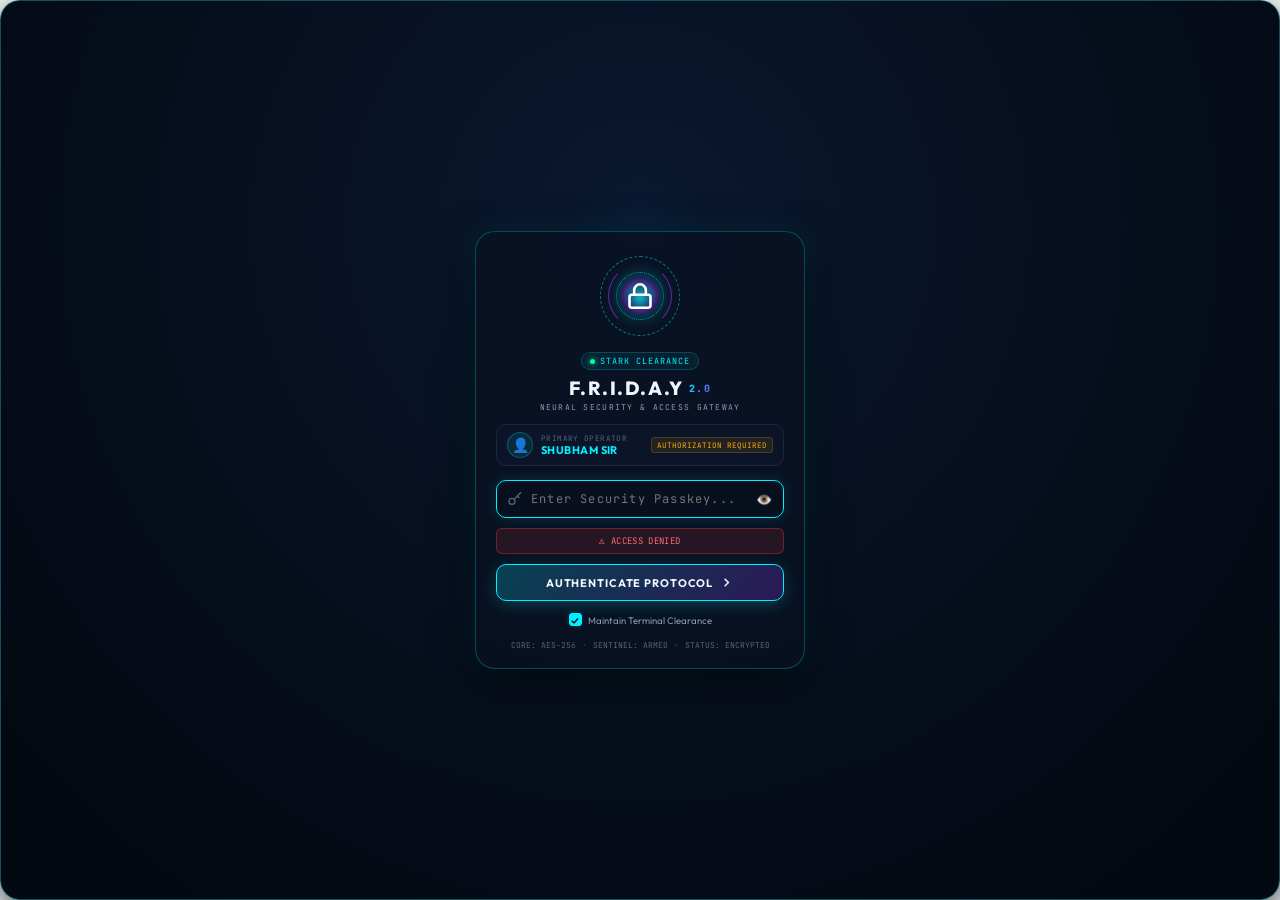
<file: interface/index.html>
<!DOCTYPE html>
<html lang="en">
<head>
  <meta charset="UTF-8">
  <meta name="viewport" content="width=device-width, initial-scale=1.0">
  <title>F.R.I.D.A.Y</title>
  <link rel="preconnect" href="https://fonts.googleapis.com">
  <link rel="preconnect" href="https://fonts.gstatic.com" crossorigin>
  <link href="https://fonts.googleapis.com/css2?family=JetBrains+Mono:wght@400;500;700&family=Outfit:wght@300;400;500;600;700;800&display=swap" rel="stylesheet">
  <link rel="stylesheet" href="style.css">
</head>
<body class="mode-full theme-cyan">
  <!-- MINI FLOATING ORB (Visible when collapsed to corner) -->
  <div id="mini-orb-container" class="mini-orb-container" title="Click to open F.R.I.D.A.Y (Ctrl + Space)">
    <div class="mini-orb-halo"></div>
    <div class="mini-orb-core">
      <div class="mini-orb-ring ring-1"></div>
      <div class="mini-orb-ring ring-2"></div>
      <div class="mini-orb-nucleus"></div>
    </div>
  </div>

  <!-- FULL INTERACTIVE HUD PANEL -->
  <div id="widget-container" class="widget-container">
    <!-- DRAGGABLE HUD HEADER -->
    <header class="hud-header pywebview-drag-region">
      <div class="hud-branding">
        <div class="hud-logo-icon">
          <span class="arc-core-dot"></span>
        </div>
        <div class="hud-title-wrap">
          <div class="hud-title">F.R.I.D.A.Y<span class="hud-version">2.0</span></div>
          <div class="hud-subtitle">NEURAL INTERFACE ONLINE</div>
        </div>
      </div>

      <div class="hud-controls">
        <span class="hotkey-pill" title="Summon or dismiss anywhere">Ctrl+Space</span>

        <!-- EXPAND / SHRINK TOGGLE BUTTON -->
        <button id="btn-expand" class="ctrl-btn" title="Expand UI (Enlarge Workspace) / Shrink to Corner">
          <svg class="icon-expand" width="14" height="14" viewBox="0 0 24 24" fill="none" stroke="currentColor" stroke-width="2.2">
            <path d="M15 3h6v6M9 21H3v-6M21 3l-7 7M3 21l7-7"/>
          </svg>
          <svg class="icon-shrink hidden" width="14" height="14" viewBox="0 0 24 24" fill="none" stroke="currentColor" stroke-width="2.2">
            <path d="M4 14h6v6M20 10h-6V4M10 14L3 21M14 10l7-7"/>
          </svg>
        </button>

        <!-- LOCK TERMINAL BUTTON -->
        <button id="btn-lock" class="ctrl-btn" title="Lock Terminal (Security Gateway)">
          <svg width="14" height="14" viewBox="0 0 24 24" fill="none" stroke="currentColor" stroke-width="2.2">
            <rect x="3" y="11" width="18" height="11" rx="2" ry="2"/>
            <path d="M7 11V7a5 5 0 0 1 10 0v4"/>
          </svg>
        </button>

        <!-- MINI ORB COLLAPSE BUTTON -->
        <button id="btn-collapse" class="ctrl-btn" title="Collapse to Corner Orb">
          <svg width="14" height="14" viewBox="0 0 24 24" fill="none" stroke="currentColor" stroke-width="2.2">
            <circle cx="12" cy="12" r="8"/>
            <circle cx="12" cy="12" r="3"/>
          </svg>
        </button>

        <!-- MINIMIZE BUTTON -->
        <button id="btn-minimize" class="ctrl-btn" title="Hide (Press Ctrl+Space to reopen)">
          <svg width="14" height="14" viewBox="0 0 24 24" fill="none" stroke="currentColor" stroke-width="2.2"><line x1="5" y1="12" x2="19" y2="12"/></svg>
        </button>

        <!-- CLOSE BUTTON -->
        <button id="btn-close" class="ctrl-btn close-btn" title="Dismiss Widget">
          <svg width="14" height="14" viewBox="0 0 24 24" fill="none" stroke="currentColor" stroke-width="2.2"><line x1="18" y1="6" x2="6" y2="18"/><line x1="6" y1="6" x2="18" y2="18"/></svg>
        </button>
      </div>
    </header>

    <!-- HOLOGRAPHIC AUTHENTICATION GATEWAY (LOGIN OVERLAY) -->
    <div id="auth-login-overlay" class="auth-login-overlay">
      <div class="auth-scanline"></div>
      <div class="auth-card">
        <!-- HOLOGRAPHIC ARC REACTOR LOCK CORE -->
        <div class="auth-arc-hero">
          <div class="auth-holo-ring ring-outer"></div>
          <div class="auth-holo-ring ring-mid"></div>
          <div class="auth-holo-ring ring-inner"></div>
          <div class="auth-holo-core">
            <div class="auth-lock-symbol">
              <svg width="28" height="28" viewBox="0 0 24 24" fill="none" stroke="currentColor" stroke-width="2.2">
                <rect x="3" y="11" width="18" height="11" rx="2" ry="2"/>
                <path d="M7 11V7a5 5 0 0 1 10 0v4"/>
              </svg>
            </div>
          </div>
        </div>

        <div class="auth-branding-header">
          <div class="auth-security-badge">
            <span class="auth-pulse-dot"></span>
            <span>STARK CLEARANCE</span>
          </div>
          <h1 class="auth-main-title">F.R.I.D.A.Y <span class="auth-version-pill">2.0</span></h1>
          <p class="auth-sub-title">NEURAL SECURITY &amp; ACCESS GATEWAY</p>
        </div>

        <div class="auth-operator-card">
          <div class="auth-op-avatar">👤</div>
          <div class="auth-op-details">
            <span class="auth-op-label">PRIMARY OPERATOR</span>
            <span class="auth-op-name" id="auth-operator-name">SHUBHAM SIR</span>
          </div>
          <span class="auth-op-status">AUTHORIZATION REQUIRED</span>
        </div>

        <!-- AUTHENTICATION INPUT FORM -->
        <form id="auth-form" class="auth-input-form" onsubmit="return false;">
          <div class="auth-input-container">
            <div class="auth-input-icon">
              <svg width="16" height="16" viewBox="0 0 24 24" fill="none" stroke="currentColor" stroke-width="2">
                <circle cx="7.5" cy="15.5" r="4.5"/>
                <path d="M21 2l-9.6 9.6"/>
                <path d="M15.5 7.5l3 3"/>
              </svg>
            </div>
            <input 
              type="password" 
              id="auth-password-input" 
              class="auth-password-input" 
              placeholder="Enter Security Passkey..." 
              autocomplete="current-password"
              spellcheck="false"
              autofocus
            />
            <button type="button" id="btn-auth-toggle-pwd" class="auth-eye-btn" title="Show / Hide Passkey">👁️</button>
          </div>

          <div id="auth-alert-box" class="auth-alert-box hidden">
            <span class="auth-alert-icon">⚠️</span>
            <span id="auth-alert-msg">ACCESS DENIED</span>
          </div>

          <button type="submit" id="btn-auth-submit" class="auth-submit-btn">
            <span class="auth-btn-shine"></span>
            <span class="auth-btn-content">
              <span class="auth-btn-text">AUTHENTICATE PROTOCOL</span>
              <svg width="15" height="15" viewBox="0 0 24 24" fill="none" stroke="currentColor" stroke-width="2.5">
                <polyline points="9 18 15 12 9 6"/>
              </svg>
            </span>
          </button>

          <div class="auth-options-row">
            <label class="auth-remember-wrap" title="Keep session unlocked until locked manually">
              <input type="checkbox" id="auth-remember-check" checked>
              <span class="auth-custom-check"></span>
              <span>Maintain Terminal Clearance</span>
            </label>
          </div>
        </form>

        <div class="auth-security-footer">
          <span class="footer-telemetry-tag">CORE: AES-256</span>
          <span class="footer-telemetry-sep">•</span>
          <span class="footer-telemetry-tag">SENTINEL: ARMED</span>
          <span class="footer-telemetry-sep">•</span>
          <span class="footer-telemetry-tag">STATUS: ENCRYPTED</span>
        </div>
      </div>
    </div>

    <!-- HOLOGRAPHIC NAVIGATION BAR (PAGE TABS) -->
    <nav class="hud-nav-bar" id="hud-nav-bar">
      <button class="nav-tab active" data-view="core" id="tab-core" title="Holographic Arc Core">
        <span class="tab-icon">
          <svg width="15" height="15" viewBox="0 0 24 24" fill="none" stroke="currentColor" stroke-width="2">
            <circle cx="12" cy="12" r="9"/>
            <circle cx="12" cy="12" r="4"/>
            <line x1="12" y1="2" x2="12" y2="6"/>
            <line x1="12" y1="18" x2="12" y2="22"/>
            <line x1="2" y1="12" x2="6" y2="12"/>
            <line x1="18" y1="12" x2="22" y2="12"/>
          </svg>
        </span>
        <span class="tab-label">Home</span>
        <span class="tab-glow"></span>
      </button>

      <button class="nav-tab" data-view="chat" id="tab-chat" title="AI Chatbot Interface">
        <span class="tab-icon">
          <svg width="15" height="15" viewBox="0 0 24 24" fill="none" stroke="currentColor" stroke-width="2">
            <path d="M21 15a2 2 0 0 1-2 2H7l-4 4V5a2 2 0 0 1 2-2h14a2 2 0 0 1 2 2z"/>
          </svg>
        </span>
        <span class="tab-label">Chatbot</span>
        <span class="tab-glow"></span>
      </button>

      <button class="nav-tab" data-view="live" id="tab-live" title="Live Multimodal Vision Mode">
        <span class="tab-icon">
          <svg width="15" height="15" viewBox="0 0 24 24" fill="none" stroke="currentColor" stroke-width="2">
            <path d="M23 7l-7 5 7 5V7z"/>
            <rect x="1" y="5" width="15" height="14" rx="2" ry="2"/>
          </svg>
        </span>
        <span class="tab-label">Live</span>
        <span class="tab-glow"></span>
      </button>

      <button class="nav-tab" data-view="settings" id="tab-settings" title="Assistant Settings">
        <span class="tab-icon">
          <svg width="15" height="15" viewBox="0 0 24 24" fill="none" stroke="currentColor" stroke-width="2">
            <circle cx="12" cy="12" r="3"/>
            <path d="M19.4 15a1.65 1.65 0 0 0 .33 1.82l.06.06a2 2 0 0 1 0 2.83 2 2 0 0 1-2.83 0l-.06-.06a1.65 1.65 0 0 0-1.82-.33 1.65 1.65 0 0 0-1 1.51V21a2 2 0 0 1-2 2 2 2 0 0 1-2-2v-.09A1.65 1.65 0 0 0 9 19.4a1.65 1.65 0 0 0-1.82.33l-.06.06a2 2 0 0 1-2.83 0 2 2 0 0 1 0-2.83l.06-.06a1.65 1.65 0 0 0 .33-1.82 1.65 1.65 0 0 0-1.51-1H3a2 2 0 0 1-2-2 2 2 0 0 1 2-2h.09A1.65 1.65 0 0 0 4.6 9a1.65 1.65 0 0 0-.33-1.82l-.06-.06a2 2 0 0 1 0-2.83 2 2 0 0 1 2.83 0l.06.06a1.65 1.65 0 0 0 1.82.33H9a1.65 1.65 0 0 0 1-1.51V3a2 2 0 0 1 2-2 2 2 0 0 1 2 2v.09a1.65 1.65 0 0 0 1 1.51 1.65 1.65 0 0 0 1.82-.33l.06-.06a2 2 0 0 1 2.83 0 2 2 0 0 1 0 2.83l-.06.06a1.65 1.65 0 0 0-.33 1.82V9a1.65 1.65 0 0 0 1.51 1H21a2 2 0 0 1 2 2 2 2 0 0 1-2 2h-.09a1.65 1.65 0 0 0-1.51 1z"/>
          </svg>
        </span>
        <span class="tab-label">Settings</span>
        <span class="tab-glow"></span>
      </button>

      <button class="nav-tab" data-view="profile" id="tab-profile" title="Operator Profile">
        <span class="tab-icon">
          <svg width="15" height="15" viewBox="0 0 24 24" fill="none" stroke="currentColor" stroke-width="2">
            <path d="M20 21v-2a4 4 0 0 0-4-4H8a4 4 0 0 0-4 4v2"/>
            <circle cx="12" cy="7" r="4"/>
          </svg>
        </span>
        <span class="tab-label">Profile</span>
        <span class="tab-glow"></span>
      </button>
      <div class="nav-indicator" id="nav-indicator"></div>
    </nav>

    <!-- STATUS TELEMETRY STRIP -->
    <div class="telemetry-bar">
      <div class="telemetry-item">
        <span class="pulse-dot green" id="status-pulse-dot"></span>
        <span id="tel-status">SYSTEM NOMINAL</span>
      </div>
      <div class="telemetry-item">
        <svg width="12" height="12" viewBox="0 0 24 24" fill="none" stroke="currentColor" stroke-width="2"><rect x="1" y="6" width="18" height="12" rx="2"/><line x1="23" y1="11" x2="23" y2="13"/></svg>
        <span id="tel-battery">BATTERY: --%</span>
      </div>
      <div class="telemetry-item" id="tel-mode-indicator">
        <span class="mode-badge" id="tel-mode-badge">NEURAL ONLINE</span>
      </div>
    </div>

    <!-- MAIN VIEWS CONTAINER -->
    <main class="views-wrapper" id="views-wrapper">
      
      <!-- ============================================================== -->
      <!-- VIEW 1: ANIMATED GLOWING UI (HOME / CORE HUD) -->
      <!-- ============================================================== -->
      <section class="view-pane active" id="view-core">
        <div class="core-view-container">
          
          <!-- HOLOGRAPHIC ARC REACTOR HERO STAGE -->
          <div class="arc-reactor-stage" id="arc-reactor-stage">
            <div class="hud-holo-ring ring-outer"></div>
            <div class="hud-holo-ring ring-ticks"></div>
            <div class="hud-holo-ring ring-mid"></div>
            <div class="hud-holo-ring ring-counter"></div>

            <!-- Glowing Canvas for Plasma Vortex & Particles -->
            <div class="arc-canvas-box">
              <canvas id="orb-canvas" width="340" height="190"></canvas>
            </div>

            <!-- Central Interactive Core Orb Button -->
            <div class="arc-core-nucleus-btn" id="btn-core-voice" title="Click to Speak or Summon F.R.I.D.A.Y">
              <div class="nucleus-wave-ring wave-1"></div>
              <div class="nucleus-wave-ring wave-2"></div>
              <div class="nucleus-inner-orb">
                <span class="nucleus-symbol"></span>
              </div>
            </div>

            <!-- State HUD Badge -->
            <div class="arc-state-badge" id="orb-state-badge">
              <span class="state-beacon"></span>
              <span id="orb-state-text">F.R.I.D.A.Y</span>
            </div>
          </div>

          <!-- AUDIO FREQUENCY VISUALIZER STRIP -->
          <div class="frequency-visualizer-container">
            <canvas id="freq-canvas" width="340" height="32"></canvas>
          </div>

          <!-- OPERATING PROTOCOL / MODE SELECTOR (1-Click Mode Shifting) -->
          <div class="mode-selector-wrapper">
            <div class="mode-selector-label">
              <div class="mode-label-left">
                <span class="mode-active-dot"></span>
                <span class="mode-title-text">ACTIVE MODE:</span>
                <span class="active-mode-badge" id="hud-active-mode-badge">TEXT</span>
              </div>
              <div class="mode-status-info" id="mode-status-info">Ready for directives</div>
            </div>
            <div class="mode-pills-grid">
              <button class="mode-pill-btn active" data-mode="text" id="pill-mode-text" title="Keyboard Text Command Mode">
                <span class="pill-icon">⌨️</span>
                <span class="pill-text">Text</span>
              </button>
              <button class="mode-pill-btn" data-mode="voice" id="pill-mode-voice" title="Direct Speech Recognition Mode">
                <span class="pill-icon">🎙️</span>
                <span class="pill-text">Voice</span>
              </button>
              <button class="mode-pill-btn" data-mode="wakeword" id="pill-mode-wakeword" title="Hands-Free Background 'Hey Friday' Listener">
                <span class="pill-icon">⚡</span>
                <span class="pill-text">Wake-Word</span>
              </button>
            </div>

            <!-- Active Live Vision Ticker / Stop Pill (Visible only when live mode is active) -->
            <div class="live-active-banner hidden" id="live-active-banner">
              <div class="live-pulse-anim"></div>
              <span class="live-feed-text" id="live-feed-status-text">LIVE MULTIMODAL STREAM ACTIVE</span>
              <button class="live-stop-btn" id="btn-stop-live" title="Stop Live Vision Stream">Stop Feed ✕</button>
            </div>
          </div>

          <!-- SYSTEM TELEMETRY HUD TILES -->
          <div class="telemetry-grid">
            <div class="tel-card">
              <span class="tel-label">CPU LOAD</span>
              <span class="tel-val" id="tel-cpu">OPTIMAL</span>
            </div>
            <div class="tel-card">
              <span class="tel-label">SENTINEL</span>
              <span class="tel-val highlight" id="tel-sentinel">ONLINE</span>
            </div>
            <div class="tel-card">
              <span class="tel-label">SYSTEM TOOLS</span>
              <span class="tel-val" id="tel-tools">42 ACTIVE</span>
            </div>
            <div class="tel-card">
              <span class="tel-label">SECURITY</span>
              <span class="tel-val level" id="tel-security">SECURED</span>
            </div>
          </div>

          <!-- QUICK VOICE ACTION TILES -->
          <div class="action-grid-title">RAPID DIRECTIVES</div>
          <div class="quick-action-grid">
            <button class="action-tile" data-action="briefing">
              <span class="tile-icon">🌅</span>
              <div class="tile-text">
                <span class="tile-name">Executive Briefing</span>
                <span class="tile-sub">Daily Schedule & News</span>
              </div>
            </button>
            <button class="action-tile" data-prompt="What is your current system status, CPU load, and battery?">
              <span class="tile-icon">⚡</span>
              <div class="tile-text">
                <span class="tile-name">System Diagnostics</span>
                <span class="tile-sub">Battery, CPU, Memory</span>
              </div>
            </button>
            <button class="action-tile" data-prompt="Take a screenshot of my screen right now.">
              <span class="tile-icon">📸</span>
              <div class="tile-text">
                <span class="tile-name">Screen Capture</span>
                <span class="tile-sub">Instant Screenshot</span>
              </div>
            </button>
            <button class="action-tile" data-prompt="What is the latest headline news today?">
              <span class="tile-icon">🌐</span>
              <div class="tile-text">
                <span class="tile-name">Live Intel / News</span>
                <span class="tile-sub">Search Web & Feeds</span>
              </div>
            </button>
            <button class="action-tile" data-prompt="What is the weather forecast right now?">
              <span class="tile-icon">🌤️</span>
              <div class="tile-text">
                <span class="tile-name">Weather Report</span>
                <span class="tile-sub">Forecast & Climate</span>
              </div>
            </button>
            <button class="action-tile" data-action="open-chat">
              <span class="tile-icon">💬</span>
              <div class="tile-text">
                <span class="tile-name">Launch Chatbot</span>
                <span class="tile-sub">Interactive Conversation</span>
              </div>
            </button>
          </div>

          <!-- QUICK QUERY PROMPT DOCK (Direct from Core view) -->
          <div class="core-input-pill">
            <input type="text" id="core-quick-input" placeholder="Type a directive or click Arc Core to speak..." autocomplete="off">
            <button id="btn-core-send" class="core-send-btn" title="Send Directive">
              <svg width="15" height="15" viewBox="0 0 24 24" fill="none" stroke="currentColor" stroke-width="2.5"><polyline points="9 18 15 12 9 6"/></svg>
            </button>
          </div>

        </div>
      </section>

      <!-- ============================================================== -->
      <!-- VIEW 2: DEDICATED CHATBOT PAGE -->
      <!-- ============================================================== -->
      <section class="view-pane" id="view-chat">
        <div class="chat-view-container">
          
          <!-- LIVE TOOL EXECUTION TICKER -->
          <div id="tool-activity-banner" class="tool-activity-banner hidden">
            <div class="tool-spinner"></div>
            <div class="tool-info">
              <span class="tool-label">EXECUTING DIRECTIVE</span>
              <span id="tool-name-text" class="tool-name">Search Web...</span>
            </div>
          </div>

          <!-- REALTIME SPEECH INTERRUPTER BANNER -->
          <div id="chat-interrupter-banner" class="chat-interrupter-banner hidden" title="Click or Press Esc to Interrupt Speech">
            <div class="interrupter-left">
              <span class="pulse-dot red" style="background:#ff0055; box-shadow:0 0 8px #ff0055;"></span>
              <span id="speaking-preview-text">🔊 F.R.I.D.A.Y IS SPEAKING...</span>
            </div>
            <div class="interrupter-action">
              <span>⏹️ STOP SPEECH (Esc)</span>
            </div>
          </div>

          <!-- CONVERSATION CHAT FEED -->
          <div class="chat-viewport" id="chat-viewport">
            <div class="chat-messages" id="chat-messages">
              <div class="message-row assistant-row" data-raw-text="Good day, Sir. All cognitive neural networks, tool guards, and background sentinels are operational. How may I assist you today? You can type your command below, speak with the mic, or shift operating modes anytime.">
                <div class="avatar-cell">
                  <div class="assistant-avatar">
                    <span class="avatar-glow"></span>
                    <span class="avatar-letter">F</span>
                  </div>
                </div>
                <div class="message-content">
                  <div class="message-sender">
                    <span>F.R.I.D.A.Y</span>
                    <span class="msg-time">Online</span>
                    <div class="msg-actions-group">
                      <button class="msg-copy-btn" title="Copy response" data-copy-type="assistant" aria-label="Copy response">
                        <svg class="copy-icon" width="12" height="12" viewBox="0 0 24 24" fill="none" stroke="currentColor" stroke-width="2">
                          <rect x="9" y="9" width="13" height="13" rx="2" ry="2"></rect>
                          <path d="M5 15H4a2 2 0 0 1-2-2V4a2 2 0 0 1 2-2h9a2 2 0 0 1 2 2v1"></path>
                        </svg>
                        <svg class="check-icon hidden" width="12" height="12" viewBox="0 0 24 24" fill="none" stroke="currentColor" stroke-width="2.5">
                          <polyline points="20 6 9 17 4 12"></polyline>
                        </svg>
                        <span class="copy-tooltip">Copy Response</span>
                      </button>
                    </div>
                  </div>
                  <div class="message-bubble assistant-bubble">
                    <p>Good day, Sir. All cognitive neural networks, tool guards, and background sentinels are operational.</p>
                    <p class="sub-text">How may I assist you today? You can type your command below, speak with the mic, or shift operating modes anytime.</p>
                  </div>
                </div>
              </div>
            </div>
          </div>

          <!-- QUICK ACTION CHIPS -->
          <div class="quick-chips-scroll">
            <button class="chip-btn" data-action="briefing">
              <span>🌅</span> Morning Briefing
            </button>
            <button class="chip-btn" data-prompt="What is your current system and battery status?">
              <span>⚡</span> System Status
            </button>
            <button class="chip-btn" data-prompt="What is the current weather forecast?">
              <span>🌤️</span> Weather
            </button>
            <button class="chip-btn" data-prompt="Take a screenshot of my current screen.">
              <span>📸</span> Screenshot
            </button>
            <button class="chip-btn" data-action="clear-chat">
              <span>🧹</span> Clear Chat
            </button>
          </div>

          <!-- CHAT INPUT DOCK -->
          <div class="hud-footer">
            <div class="input-glow-wrapper">
              <textarea
                id="query-input"
                class="query-input"
                placeholder="Ask F.R.I.D.A.Y anything, or speak... (Enter to send)"
                rows="1"
                autocomplete="off"
              ></textarea>

              <div class="footer-actions">
                <!-- Voice Recognition Mic Toggle -->
                <button id="btn-mic" class="action-btn mic-btn" title="Hold or Click to Speak">
                  <div class="mic-ripple"></div>
                  <svg class="mic-icon" width="18" height="18" viewBox="0 0 24 24" fill="none" stroke="currentColor" stroke-width="2">
                    <path d="M12 2a3 3 0 0 0-3 3v7a3 3 0 0 0 6 0V5a3 3 0 0 0-3 3z"/>
                    <path d="M19 10v2a7 7 0 0 1-14 0v-2"/>
                    <line x1="12" y1="19" x2="12" y2="22"/>
                    <line x1="8" y1="22" x2="16" y2="22"/>
                  </svg>
                </button>

                <!-- Audio Voice Toggle (TTS Mute/Unmute) -->
                <button id="btn-audio-toggle" class="action-btn audio-btn active" title="Toggle Voice Output (Speaking ON)">
                  <svg class="sound-on" width="18" height="18" viewBox="0 0 24 24" fill="none" stroke="currentColor" stroke-width="2">
                    <polygon points="11 5 6 9 2 9 2 15 6 15 11 19 11 5"/>
                    <path d="M19.07 4.93a10 10 0 0 1 0 14.14M15.54 8.46a5 5 0 0 1 0 7.07"/>
                  </svg>
                  <svg class="sound-off hidden" width="18" height="18" viewBox="0 0 24 24" fill="none" stroke="currentColor" stroke-width="2">
                    <polygon points="11 5 6 9 2 9 2 15 6 15 11 19 11 5"/>
                    <line x1="23" y1="9" x2="17" y2="15"/>
                    <line x1="17" y1="9" x2="23" y2="15"/>
                  </svg>
                </button>

                <!-- Submit / Send Button -->
                <button id="btn-send" class="action-btn send-btn" title="Send Directive (Enter)">
                  <svg width="18" height="18" viewBox="0 0 24 24" fill="none" stroke="currentColor" stroke-width="2.2">
                    <line x1="22" y1="2" x2="11" y2="13"/>
                    <polygon points="22 2 15 22 11 13 2 9 22 2"/>
                  </svg>
                </button>
              </div>
            </div>
          </div>

        </div>
      </section>

      <!-- ============================================================== -->
      <!-- VIEW 3: DEDICATED LIVE MULTIMODAL VISION MODE -->
      <!-- ============================================================== -->
      <section class="view-pane" id="view-live">
        <div class="live-view-container">
          <!-- F.R.I.D.A.Y HOLOGRAPHIC HUD HERO STAGE -->
          <div class="live-hud-stage arc-reactor-stage live-hud-reactor" id="live-hud-stage">
            <div class="hud-holo-ring ring-outer"></div>
            <div class="hud-holo-ring ring-ticks"></div>
            <div class="hud-holo-ring ring-mid"></div>
            <div class="hud-holo-ring ring-counter"></div>

            <!-- Central Interactive Core Orb Button -->
            <div class="arc-core-nucleus-btn live-hud-nucleus" id="btn-live-hud-core" title="F.R.I.D.A.Y Live HUD Core">
              <div class="nucleus-wave-ring wave-1"></div>
              <div class="nucleus-wave-ring wave-2"></div>
              <div class="nucleus-inner-orb">
                <span class="nucleus-symbol"></span>
              </div>
            </div>
          </div>

          <!-- CURRENT USER QUERY DISPLAY (Directly below Live HUD) -->
          <div class="live-user-query-container" id="live-user-query-container">
            <div class="live-query-header">
              <div class="live-query-header-left">
                <span class="live-query-pulse"></span>
                <span class="live-query-title">CURRENT USER QUERY</span>
              </div>
              <span class="live-query-source-badge" id="live-query-source-badge">STANDBY</span>
            </div>
            <div class="live-query-body">
              <span class="live-query-quote-mark">“</span>
              <p class="live-query-text empty" id="live-user-query-display">Awaiting voice or text directive...</p>
            </div>
          </div>

          <!-- Video Source Selector & Start / Stop Controls -->
          <div class="live-source-card">
            <div class="live-source-header">
              <span class="live-source-label">MULTIMODAL VISION SOURCE</span>
              <div class="live-telemetry-tag">
                <span class="live-status-dot" id="live-indicator-dot"></span>
                <span id="live-stream-status-badge">STATUS: STANDBY // IDLE</span>
              </div>
            </div>
            <div class="live-source-options">
              <button class="live-source-btn active" id="btn-src-screen" data-src="screen">
                <span class="src-icon">🖥️</span>
                <span class="src-name">Screen Vision</span>
              </button>
              <button class="live-source-btn" id="btn-src-camera" data-src="camera">
                <span class="src-icon">📷</span>
                <span class="src-name">Camera Stream</span>
              </button>
            </div>

            <div class="live-ctrl-actions">
              <button class="live-action-btn start-stream" id="btn-live-stream-start">
                <span>⚡</span> START LIVE STREAM
              </button>
              <button class="live-action-btn stop-stream" id="btn-live-stream-stop" disabled>
                <span>✕</span> TERMINATE STREAM
              </button>
            </div>
          </div>

          <!-- Live Interactive Command & Directive Input Bar -->
          <div class="live-input-bar">
            <span class="live-input-icon">⌨️</span>
            <input type="text" id="live-text-input" placeholder="Type directive to Friday in Live Mode..." autocomplete="off" />
            <button id="btn-live-send" title="Send Directive to Friday in Live Mode">
              <svg width="15" height="15" viewBox="0 0 24 24" fill="none" stroke="currentColor" stroke-width="2.5">
                <line x1="22" y1="2" x2="11" y2="13"/>
                <polygon points="22 2 15 22 11 13 2 9 22 2"/>
              </svg>
            </button>
          </div>

        </div>
      </section>

      <!-- ============================================================== -->
      <!-- VIEW 4: ASSISTANT SETTINGS & FULL API CONFIGURATION -->
      <!-- ============================================================== -->
      <section class="view-pane" id="view-settings">
        <div class="settings-scroll-container">
          
          <!-- OPERATING PROTOCOLS SECTION -->
          <div class="settings-section-card">
            <div class="section-title">
              <span class="sec-icon">⚡</span>
              <span>Operating Mode & Protocols</span>
            </div>

            <div class="setting-row">
              <div class="setting-meta">
                <span class="setting-name">Hands-Free Wake Word</span>
              </div>
              <label class="hud-toggle">
                <input type="checkbox" id="setting-wakeword-enabled">
                <span class="toggle-track"></span>
              </label>
            </div>

            <div class="setting-row">
              <div class="setting-meta">
                <span class="setting-name">Multimodal Live Vision Protocol</span>
              </div>
              <div class="settings-btn-group">
                <button class="mini-hud-btn" id="btn-start-screen-vision">🖥️ Screen</button>
                <button class="mini-hud-btn" id="btn-start-camera-vision">📷 Camera</button>
              </div>
            </div>

            <div class="setting-row">
              <div class="setting-meta">
                <span class="setting-name">Proactive Executive Briefing</span>
              </div>
              <button class="mini-hud-btn" id="btn-trigger-briefing-settings">Launch Now</button>
            </div>

            <div class="setting-row">
              <div class="setting-meta">
                <span class="setting-name">Global Desktop Hotkey</span>
              </div>
              <div class="hotkey-display-pill">Ctrl + Space</div>
            </div>
          </div>

          <!-- VOICE & SPEECH SYNTHESIS SECTION -->
          <div class="settings-section-card">
            <div class="section-title">
              <span class="sec-icon">🎙️</span>
              <span>Voice & Speech Synthesis</span>
            </div>
            
            <div class="setting-row">
              <div class="setting-meta">
                <span class="setting-name">Voice Audio Drive (TTS)</span>
              </div>
              <label class="hud-toggle">
                <input type="checkbox" id="setting-voice-enabled" checked>
                <span class="toggle-track"></span>
              </label>
            </div>

            <div class="setting-row">
              <div class="setting-meta">
                <span class="setting-name">Speech Rate (<span id="val-speech-rate">185</span> WPM)</span>
              </div>
              <input type="range" class="hud-slider" id="setting-speech-rate" min="130" max="240" value="185">
            </div>

            <div class="setting-row">
              <div class="setting-meta">
                <span class="setting-name">Synthesizer Pitch (<span id="val-speech-pitch">50</span>%)</span>
              </div>
              <input type="range" class="hud-slider" id="setting-speech-pitch" min="20" max="90" value="50">
            </div>

            <div class="setting-row">
              <div class="setting-meta">
                <span class="setting-name">Holographic Sound Effects (SFX)</span>
              </div>
              <label class="hud-toggle">
                <input type="checkbox" id="setting-sfx-enabled" checked>
                <span class="toggle-track"></span>
              </label>
            </div>
          </div>

          <!-- MULTI-TIER NEURAL CORE CASCADE (MULTI-KEY MANAGER) -->
          <div class="settings-section-card neural-cascade-card">
            <div class="section-title">
              <span class="sec-icon">⚡</span>
              <span>Autonomous Neural Core Cascade (Zero-Downtime Multi-Key Engine)</span>
            </div>

            <div class="neural-providers-container">
              <!-- PROVIDER 1: GROQ -->
              <div class="neural-provider-block" data-provider="GROQ">
                <div class="provider-header">
                  <div class="provider-info">
                    <span class="provider-badge p1">P1</span>
                    <span class="provider-title">⚡ Groq Cloud LPUs</span>
                  </div>
                  <span class="keys-count-badge" id="count-GROQ">0 Keys</span>
                </div>
                <div class="key-input-row">
                  <input type="password" class="hud-text-input provider-new-key" id="input-key-GROQ" placeholder="Paste Groq API Key (gsk_...)">
                  <button type="button" class="settings-btn primary btn-add-neural-key" data-provider="GROQ">+ Add Key</button>
                </div>
                <div class="neural-keys-list" id="list-keys-GROQ"></div>
              </div>

              <!-- PROVIDER 2: GEMINI -->
              <div class="neural-provider-block" data-provider="GEMINI">
                <div class="provider-header">
                  <div class="provider-info">
                    <span class="provider-badge p2">P2</span>
                    <span class="provider-title">🔷 Google Gemini Official</span>
                  </div>
                  <span class="keys-count-badge" id="count-GEMINI">0 Keys</span>
                </div>
                <div class="key-input-row">
                  <input type="password" class="hud-text-input provider-new-key" id="input-key-GEMINI" placeholder="Paste Gemini API Key (AIzaSy...)">
                  <button type="button" class="settings-btn primary btn-add-neural-key" data-provider="GEMINI">+ Add Key</button>
                </div>
                <div class="neural-keys-list" id="list-keys-GEMINI"></div>
              </div>

              <!-- PROVIDER 3: HUGGING FACE -->
              <div class="neural-provider-block" data-provider="HUGGINGFACE">
                <div class="provider-header">
                  <div class="provider-info">
                    <span class="provider-badge p3">P3</span>
                    <span class="provider-title">🤗 Hugging Face Serverless</span>
                  </div>
                  <span class="keys-count-badge" id="count-HUGGINGFACE">0 Keys</span>
                </div>
                <div class="key-input-row">
                  <input type="password" class="hud-text-input provider-new-key" id="input-key-HUGGINGFACE" placeholder="Paste Hugging Face Token (hf_...)">
                  <button type="button" class="settings-btn primary btn-add-neural-key" data-provider="HUGGINGFACE">+ Add Key</button>
                </div>
                <div class="neural-keys-list" id="list-keys-HUGGINGFACE"></div>
              </div>

              <!-- PROVIDER 4: OPENROUTER -->
              <div class="neural-provider-block" data-provider="OPENROUTER">
                <div class="provider-header">
                  <div class="provider-info">
                    <span class="provider-badge p4">P4</span>
                    <span class="provider-title">🌐 OpenRouter Resilient Pool</span>
                  </div>
                  <span class="keys-count-badge" id="count-OPENROUTER">0 Keys</span>
                </div>
                <div class="key-input-row">
                  <input type="password" class="hud-text-input provider-new-key" id="input-key-OPENROUTER" placeholder="Paste OpenRouter API Key (sk-or-v1-...)">
                  <button type="button" class="settings-btn primary btn-add-neural-key" data-provider="OPENROUTER">+ Add Key</button>
                </div>
                <div class="neural-keys-list" id="list-keys-OPENROUTER"></div>
              </div>
            </div>
            <div class="settings-toast hidden" id="neural-keys-toast">✓ Neural Keys Updated Successfully</div>
          </div>

          <!-- EXTERNAL TOOLS & SYSTEM CREDENTIALS -->
          <div class="settings-section-card">
            <div class="section-title">
              <span class="sec-icon">🛠️</span>
              <span>External Tools & System Credentials</span>
            </div>

            <div class="api-keys-grid">
              <div class="config-field">
                <label for="cfg-weather-key">Weather API Key</label>
                <input type="text" id="cfg-weather-key" class="hud-text-input" placeholder="OpenWeatherMap API Key">
              </div>

              <div class="config-field">
                <label for="cfg-tavily-key">Tavily Web Search Key</label>
                <input type="text" id="cfg-tavily-key" class="hud-text-input" placeholder="Tavily API Key">
              </div>

              <div class="config-field">
                <label for="cfg-news-key">News API Key</label>
                <input type="text" id="cfg-news-key" class="hud-text-input" placeholder="NewsAPI Key">
              </div>

              <div class="config-field">
                <label for="cfg-agent-pass">Agent Security Password</label>
                <input type="password" id="cfg-agent-pass" class="hud-text-input" placeholder="Optional Auth Password">
              </div>

              <!-- GMAIL CREDENTIALS -->
              <div class="config-field">
                <label for="cfg-email">Gmail Address</label>
                <input type="email" id="cfg-email" class="hud-text-input" placeholder="e.g. user@gmail.com">
              </div>

              <div class="config-field">
                <label for="cfg-email-pass">Gmail App Password (16-Digit)</label>
                <div class="input-with-toggle">
                  <input type="password" id="cfg-email-pass" class="hud-text-input" placeholder="16-character App Password">
                  <button type="button" class="eye-toggle-btn" data-target="cfg-email-pass">👁️</button>
                </div>
              </div>

              <!-- GOOGLE CALENDAR CREDENTIALS -->
              <div class="config-field">
                <label for="cfg-gcal-client-id">Google Calendar Client ID</label>
                <input type="text" id="cfg-gcal-client-id" class="hud-text-input" placeholder="Google OAuth 2.0 Client ID">
              </div>

              <div class="config-field">
                <label for="cfg-gcal-client-secret">Google Calendar Client Secret</label>
                <div class="input-with-toggle">
                  <input type="password" id="cfg-gcal-client-secret" class="hud-text-input" placeholder="Google OAuth 2.0 Client Secret">
                  <button type="button" class="eye-toggle-btn" data-target="cfg-gcal-client-secret">👁️</button>
                </div>
              </div>

              <div class="config-field">
                <label for="cfg-gcal-calendar-id">Google Calendar ID</label>
                <input type="text" id="cfg-gcal-calendar-id" class="hud-text-input" placeholder="primary (default)">
              </div>
            </div>

            <button class="settings-btn primary full-w" id="btn-save-api-config">Save & Synchronize Tool Credentials</button>
            <div class="settings-toast hidden" id="api-config-toast">✓ Credentials Synchronized with config.json</div>
          </div>

          <!-- THEME SELECTION SECTION -->
          <div class="settings-section-card">
            <div class="section-title">
              <span class="sec-icon">🎨</span>
              <span>Holographic Glow Theme</span>
            </div>
            
            <div class="theme-picker-grid">
              <div class="theme-option" data-theme="gold">
                <div class="theme-color-dot dot-gold"></div>
                <span class="theme-name">Stark Gold</span>
              </div>
              <div class="theme-option" data-theme="purple">
                <div class="theme-color-dot dot-purple"></div>
                <span class="theme-name">Amethyst</span>
              </div>
              <div class="theme-option" data-theme="green">
                <div class="theme-color-dot dot-green"></div>
                <span class="theme-name">Matrix Green</span>
              </div>
              <div class="theme-option" data-theme="dark-sky-blue">
                <div class="theme-color-dot dot-dark-sky-blue"></div>
                <span class="theme-name">Dark Sky Blue</span>
              </div>
            </div>
          </div>

          <!-- SAVE & STATUS ACTIONS -->
          <div class="settings-actions-bar">
            <button class="settings-btn secondary" id="btn-reset-settings">Restore Defaults</button>
            <button class="settings-btn primary" id="btn-save-settings">Save Configurations</button>
          </div>
          <div class="settings-toast hidden" id="settings-toast">✓ Configurations Applied & Synchronized</div>

        </div>
      </section>

      <!-- ============================================================== -->
      <!-- VIEW 4: USER PROFILE & REMINDERS / TASKS -->
      <!-- ============================================================== -->
      <section class="view-pane" id="view-profile">
        <div class="profile-scroll-container">
          
          <!-- HOLOGRAPHIC OPERATOR ID CARD -->
          <div class="operator-badge-card">
            <div class="badge-avatar-wrap">
              <div class="avatar-ring-outer"></div>
              <div class="avatar-ring-inner"></div>
              <div class="avatar-core-icon">👤</div>
            </div>
            <div class="badge-info">
              <div class="badge-role-pill">AUTHORIZED OPERATOR</div>
              <div class="badge-name" id="profile-display-name">Sir</div>
              <div class="badge-clearance">STARK SECURITY CLEARANCE LEVEL 5</div>
              <div class="badge-system-id" id="profile-system-host">DESKTOP-NEURAL</div>
            </div>
          </div>

          <!-- ACTIVE REMINDERS SECTION -->
          <div class="profile-section-card">
            <div class="section-title memory-title">
              <div class="sec-title-left">
                <span class="sec-icon">⏰</span>
                <span>Scheduled Reminders</span>
              </div>
              <button class="mini-hud-btn" id="btn-refresh-reminders">Refresh ⟳</button>
            </div>

            <div class="reminders-list-container" id="reminders-list-container">
              <div class="memory-empty-state">No reminders scheduled. Add one below!</div>
            </div>

            <!-- New Reminder Form -->
            <div class="add-memory-box">
              <div class="add-reminder-inputs">
                <input type="text" id="add-reminder-text" class="hud-text-input" placeholder="Reminder message (e.g. Call Stark Industries)">
                <div class="reminder-time-row">
                  <input type="text" id="add-reminder-time" class="hud-text-input" placeholder="Time: e.g. Tomorrow at 8 PM, or in 30 mins">
                  <button class="mini-hud-btn primary" id="btn-submit-reminder">+ Add Reminder</button>
                </div>
              </div>
            </div>
          </div>

          <!-- TODO TASKS SECTION -->
          <div class="profile-section-card">
            <div class="section-title memory-title">
              <div class="sec-title-left">
                <span class="sec-icon">📋</span>
                <span>Todo Tasks</span>
              </div>
              <button class="mini-hud-btn" id="btn-refresh-tasks">Refresh ⟳</button>
            </div>

            <div class="tasks-list-container" id="tasks-list-container">
              <div class="memory-empty-state">No tasks in list. Add one below!</div>
            </div>

            <!-- New Task Form -->
            <div class="add-memory-box">
              <div class="add-memory-inputs">
                <input type="text" id="add-task-text" class="hud-text-input" placeholder="New task description...">
                <button class="mini-hud-btn primary" id="btn-submit-task">+ Add Task</button>
              </div>
            </div>
          </div>

          <!-- USER INFORMATION FORM -->
          <div class="profile-section-card">
            <div class="section-title">
              <span class="sec-icon">📝</span>
              <span>Operator Credentials</span>
            </div>

            <div class="profile-input-group">
              <label for="prof-input-name">Operator Call-Sign / Name</label>
              <input type="text" id="prof-input-name" class="hud-text-input" placeholder="e.g. Shubham / Sir">
            </div>

            <div class="profile-input-group">
              <label for="prof-input-email">Primary Email</label>
              <input type="email" id="prof-input-email" class="hud-text-input" placeholder="panchalshubham2015@gmail.com">
            </div>

            <div class="profile-input-group">
              <label for="prof-input-phone">Comms / Phone</label>
              <input type="text" id="prof-input-phone" class="hud-text-input" placeholder="Operator Mobile / Phone">
            </div>

            <div class="profile-actions-bar">
              <button class="settings-btn primary" id="btn-save-profile">Update Profile</button>
              <button class="settings-btn secondary" id="btn-profile-lock" title="Lock Terminal">🔒 Lock Terminal</button>
            </div>
            <div class="profile-toast hidden" id="profile-toast">✓ Profile Updated Successfully</div>
          </div>

          <!-- DYNAMIC MEMORY VAULT -->
          <div class="profile-section-card">
            <div class="section-title memory-title">
              <div class="sec-title-left">
                <span class="sec-icon">🧠</span>
                <span>Learned Memory Vault</span>
              </div>
              <span class="memory-count-badge" id="memory-count-badge">0 Learned</span>
            </div>
            <p class="section-subtext">Facts and preferences automatically preserved across sessions via RAG episodic memory.</p>

            <div class="memory-items-list" id="memory-items-list">
              <div class="memory-empty-state">No custom facts recorded yet. Teach Friday below!</div>
            </div>

            <!-- Manual Add Memory Tool -->
            <div class="add-memory-box">
              <div class="add-memory-inputs">
                <input type="text" id="add-mem-text" class="hud-text-input" placeholder="Add custom user preference or fact...">
                <select id="add-mem-type" class="hud-select mini-select">
                  <option value="preference">Preference</option>
                  <option value="fact">Fact</option>
                  <option value="habit">Habit</option>
                  <option value="goal">Goal</option>
                </select>
              </div>
              <button class="settings-btn secondary full-w" id="btn-add-memory">+ Record to Memory</button>
            </div>
          </div>

          <!-- SESSION & SENTINEL TELEMETRY -->
          <div class="profile-section-card">
            <div class="section-title">
              <span class="sec-icon">🛡️</span>
              <span>System & Protocol Telemetry</span>
            </div>
            <div class="profile-stats-grid">
              <div class="stat-box">
                <span class="stat-num" id="stat-tools-count">42</span>
                <span class="stat-label">System Tools</span>
              </div>
              <div class="stat-box">
                <span class="stat-num" id="stat-tool-guard">ACTIVE</span>
                <span class="stat-label">Tool Guard</span>
              </div>
              <div class="stat-box">
                <span class="stat-num" id="stat-daemon">ONLINE</span>
                <span class="stat-label">Daemon Sentinel</span>
              </div>
              <div class="stat-box">
                <span class="stat-num" id="stat-health">100%</span>
                <span class="stat-label">Neural Health</span>
              </div>
            </div>
          </div>

        </div>
      </section>

    </main>
  </div>

  <script src="orb.js"></script>
  <script src="app.js"></script>
</body>
</html>
</file>
<file: documentation/style.css>
/* ==========================================================================
   ⚡ F.R.I.D.A.Y 2.0 - MODERN ENTERPRISE SAAS DOCUMENTATION PORTAL
   Features: Dual Light/Dark Mode, Modern SaaS Aesthetic (Stripe/Vercel style),
   Fluid Responsive Layout, Clean Typography & Subtle Micro-interactions
   ========================================================================== */

@import url('https://fonts.googleapis.com/css2?family=Inter:wght@300;400;500;600;700;800&family=JetBrains+Mono:wght@400;500;600&display=swap');

/* ==========================================
   COLOR SYSTEM - DARK THEME (DEFAULT)
   ========================================== */
:root, [data-theme="dark"] {
  --bg-app: #0b0f19;
  --bg-header: rgba(15, 23, 42, 0.82);
  --bg-sidebar: rgba(15, 23, 42, 0.75);
  --bg-card: #151d30;
  --bg-card-hover: #1c2742;
  --bg-code: #0b0f19;
  --bg-input: #151d30;
  --bg-tag: rgba(99, 102, 241, 0.12);
  
  --border-color: rgba(255, 255, 255, 0.08);
  --border-bright: rgba(99, 102, 241, 0.35);
  --border-hover: rgba(99, 102, 241, 0.5);
  
  --accent-primary: #6366f1; /* Indigo */
  --accent-primary-hover: #4f46e5;
  --accent-glow: rgba(99, 102, 241, 0.25);
  
  --accent-cyan: #38bdf8;
  --accent-green: #34d399;
  --accent-magenta: #f43f5e;
  --accent-amber: #fbbf24;
  
  --text-primary: #f8fafc;
  --text-secondary: #94a3b8;
  --text-muted: #64748b;
  --text-code: #e2e8f0;
  
  --shadow-sm: 0 1px 3px rgba(0, 0, 0, 0.2);
  --shadow-card: 0 10px 25px -5px rgba(0, 0, 0, 0.4), 0 8px 10px -6px rgba(0, 0, 0, 0.3);
  --shadow-hover: 0 20px 35px -10px rgba(0, 0, 0, 0.5);
}

/* ==========================================
   COLOR SYSTEM - LIGHT THEME
   ========================================== */
[data-theme="light"] {
  --bg-app: #f8fafc;
  --bg-header: rgba(255, 255, 255, 0.88);
  --bg-sidebar: rgba(255, 255, 255, 0.85);
  --bg-card: #ffffff;
  --bg-card-hover: #f1f5f9;
  --bg-code: #0f172a;
  --bg-input: #ffffff;
  --bg-tag: rgba(79, 70, 229, 0.08);
  
  --border-color: #e2e8f0;
  --border-bright: rgba(79, 70, 229, 0.3);
  --border-hover: rgba(79, 70, 229, 0.5);
  
  --accent-primary: #4f46e5;
  --accent-primary-hover: #4338ca;
  --accent-glow: rgba(79, 70, 229, 0.15);
  
  --accent-cyan: #0284c7;
  --accent-green: #059669;
  --accent-magenta: #e11d48;
  --accent-amber: #d97706;
  
  --text-primary: #0f172a;
  --text-secondary: #475569;
  --text-muted: #94a3b8;
  --text-code: #f8fafc;
  
  --shadow-sm: 0 1px 3px rgba(0, 0, 0, 0.05);
  --shadow-card: 0 4px 20px -2px rgba(0, 0, 0, 0.05), 0 2px 6px -1px rgba(0, 0, 0, 0.04);
  --shadow-hover: 0 15px 30px -5px rgba(79, 70, 229, 0.12);
}

/* Common Layout Variables */
:root {
  --sidebar-width: 280px;
  --header-height: 72px;
  --radius-sm: 6px;
  --radius-md: 10px;
  --radius-lg: 16px;
  
  --font-main: 'Inter', -apple-system, BlinkMacSystemFont, 'Segoe UI', Roboto, sans-serif;
  --font-code: 'JetBrains Mono', monospace;
  
  --transition-fast: all 0.2s cubic-bezier(0.4, 0, 0.2, 1);
  --transition-smooth: all 0.3s cubic-bezier(0.4, 0, 0.2, 1);
}

/* Reset & Global Elements */
*, *::before, *::after {
  box-sizing: border-box;
  margin: 0;
  padding: 0;
}

html {
  scroll-behavior: smooth;
}

body {
  font-family: var(--font-main);
  background-color: var(--bg-app);
  color: var(--text-primary);
  line-height: 1.6;
  overflow-x: hidden;
  transition: background-color 0.3s ease, color 0.3s ease;
}

/* Custom Scrollbars */
::-webkit-scrollbar {
  width: 8px;
  height: 8px;
}
::-webkit-scrollbar-track {
  background: var(--bg-app);
}
::-webkit-scrollbar-thumb {
  background: var(--border-color);
  border-radius: 4px;
}
::-webkit-scrollbar-thumb:hover {
  background: var(--accent-primary);
}

/* App Container */
.app-container {
  display: flex;
  min-height: 100vh;
  position: relative;
}

/* Header Bar */
.top-header {
  position: fixed;
  top: 0;
  left: 0;
  right: 0;
  height: var(--header-height);
  background: var(--bg-header);
  backdrop-filter: blur(16px);
  -webkit-backdrop-filter: blur(16px);
  border-bottom: 1px solid var(--border-color);
  display: flex;
  align-items: center;
  justify-content: space-between;
  padding: 0 2rem;
  z-index: 100;
  transition: var(--transition-smooth);
}

.brand-wrapper {
  display: flex;
  align-items: center;
  gap: 0.85rem;
  text-decoration: none;
}

.brand-logo-img {
  width: 36px;
  height: 36px;
  border-radius: var(--radius-sm);
  object-fit: cover;
  box-shadow: 0 0 12px var(--accent-glow);
  transition: var(--transition-fast);
}

.brand-logo-img:hover {
  transform: scale(1.05);
}

.brand-title {
  font-size: 1.25rem;
  font-weight: 800;
  letter-spacing: -0.3px;
  color: var(--text-primary);
}

.brand-version {
  font-size: 0.72rem;
  font-weight: 700;
  padding: 3px 10px;
  border-radius: 20px;
  background: var(--bg-tag);
  color: var(--accent-primary);
  border: 1px solid var(--border-bright);
}

/* Header Search Engine Bar */
.search-wrapper {
  position: relative;
  width: 440px;
  max-width: 100%;
}

.search-input {
  width: 100%;
  padding: 0.65rem 1rem 0.65rem 2.6rem;
  background: var(--bg-input);
  border: 1px solid var(--border-color);
  border-radius: var(--radius-md);
  color: var(--text-primary);
  font-family: var(--font-main);
  font-size: 0.9rem;
  transition: var(--transition-fast);
  outline: none;
  box-shadow: var(--shadow-sm);
}

.search-input:focus {
  border-color: var(--accent-primary);
  box-shadow: 0 0 0 3px var(--accent-glow);
}

.search-icon {
  position: absolute;
  left: 0.9rem;
  top: 50%;
  transform: translateY(-50%);
  color: var(--text-muted);
  font-size: 0.9rem;
  pointer-events: none;
}

.search-shortcut {
  position: absolute;
  right: 0.75rem;
  top: 50%;
  transform: translateY(-50%);
  font-size: 0.7rem;
  font-weight: 600;
  background: var(--bg-tag);
  padding: 2px 6px;
  border-radius: 4px;
  color: var(--text-secondary);
  border: 1px solid var(--border-color);
  pointer-events: none;
}

/* Header Controls & Theme Toggle */
.header-actions {
  display: flex;
  align-items: center;
  gap: 1rem;
}

.theme-toggle-btn {
  width: 40px;
  height: 40px;
  border-radius: var(--radius-md);
  background: var(--bg-input);
  border: 1px solid var(--border-color);
  color: var(--text-primary);
  display: flex;
  align-items: center;
  justify-content: center;
  font-size: 1.1rem;
  cursor: pointer;
  transition: var(--transition-fast);
  box-shadow: var(--shadow-sm);
}

.theme-toggle-btn:hover {
  border-color: var(--accent-primary);
  color: var(--accent-primary);
  transform: translateY(-1px);
}

.btn-primary {
  display: inline-flex;
  align-items: center;
  gap: 0.5rem;
  padding: 0.6rem 1.1rem;
  border-radius: var(--radius-md);
  font-size: 0.85rem;
  font-weight: 600;
  text-decoration: none;
  background: var(--accent-primary);
  color: #ffffff;
  border: 1px solid transparent;
  transition: var(--transition-fast);
  cursor: pointer;
  box-shadow: 0 4px 12px var(--accent-glow);
}

.btn-primary:hover {
  background: var(--accent-primary-hover);
  transform: translateY(-1px);
  box-shadow: 0 6px 16px var(--accent-glow);
}

.btn-outline {
  display: inline-flex;
  align-items: center;
  gap: 0.5rem;
  padding: 0.6rem 1.1rem;
  border-radius: var(--radius-md);
  font-size: 0.85rem;
  font-weight: 600;
  text-decoration: none;
  background: var(--bg-input);
  color: var(--text-primary);
  border: 1px solid var(--border-color);
  transition: var(--transition-fast);
  cursor: pointer;
}

.btn-outline:hover {
  border-color: var(--accent-primary);
  color: var(--accent-primary);
  transform: translateY(-1px);
}

/* Sidebar Overlay for Mobile Navigation */
.sidebar-overlay {
  position: fixed;
  top: 0;
  left: 0;
  right: 0;
  bottom: 0;
  background: rgba(0, 0, 0, 0.6);
  backdrop-filter: blur(4px);
  -webkit-backdrop-filter: blur(4px);
  z-index: 85;
  opacity: 0;
  visibility: hidden;
  transition: var(--transition-fast);
}

.sidebar-overlay.active {
  opacity: 1;
  visibility: visible;
}

/* Sidebar Navigation */
.sidebar {
  width: var(--sidebar-width);
  position: fixed;
  top: var(--header-height);
  bottom: 0;
  left: 0;
  background: var(--bg-sidebar);
  backdrop-filter: blur(12px);
  border-right: 1px solid var(--border-color);
  padding: 1.5rem 1rem;
  overflow-y: auto;
  z-index: 90;
  transition: var(--transition-smooth);
}

.sidebar-group {
  margin-bottom: 1.5rem;
}

.sidebar-title {
  font-size: 0.72rem;
  font-weight: 700;
  letter-spacing: 1.2px;
  color: var(--text-muted);
  text-transform: uppercase;
  margin-bottom: 0.6rem;
  padding-left: 0.6rem;
  display: flex;
  align-items: center;
  gap: 0.4rem;
}

.sidebar-menu {
  list-style: none;
}

.sidebar-item {
  margin-bottom: 2px;
}

.sidebar-link {
  display: flex;
  align-items: center;
  gap: 0.65rem;
  padding: 0.55rem 0.75rem;
  border-radius: var(--radius-sm);
  color: var(--text-secondary);
  text-decoration: none;
  font-size: 0.88rem;
  font-weight: 500;
  transition: var(--transition-fast);
}

.sidebar-link:hover {
  color: var(--text-primary);
  background: var(--bg-tag);
}

.sidebar-link.active {
  color: var(--accent-primary);
  background: var(--bg-tag);
  font-weight: 600;
  border-left: 3px solid var(--accent-primary);
}

.sidebar-badge {
  margin-left: auto;
  font-size: 0.68rem;
  font-weight: 700;
  padding: 2px 7px;
  border-radius: 10px;
  background: var(--bg-tag);
  color: var(--accent-primary);
}

/* Main Viewport Content */
.main-viewport {
  margin-top: var(--header-height);
  margin-left: var(--sidebar-width);
  flex: 1;
  padding: 2.5rem 3rem 5rem 3rem;
  max-width: 1250px;
}

/* Section Styling */
.doc-section {
  margin-bottom: 4rem;
  scroll-margin-top: 100px;
}

.section-header {
  margin-bottom: 2rem;
}

.section-tag {
  display: inline-flex;
  align-items: center;
  gap: 0.4rem;
  font-size: 0.78rem;
  font-weight: 700;
  letter-spacing: 0.8px;
  color: var(--accent-primary);
  text-transform: uppercase;
  margin-bottom: 0.4rem;
}

.section-title {
  font-size: 2.2rem;
  font-weight: 800;
  color: var(--text-primary);
  letter-spacing: -0.5px;
  display: flex;
  align-items: center;
  gap: 0.75rem;
}

.section-subtitle {
  font-size: 1.05rem;
  color: var(--text-secondary);
  margin-top: 0.5rem;
  max-width: 820px;
  line-height: 1.6;
}

/* Card & Panels */
.glass-card {
  background: var(--bg-card);
  border: 1px solid var(--border-color);
  border-radius: var(--radius-md);
  padding: 1.75rem;
  margin-bottom: 1.5rem;
  box-shadow: var(--shadow-card);
  transition: var(--transition-smooth);
}

.glass-card:hover {
  border-color: var(--border-hover);
  box-shadow: var(--shadow-hover);
}

.card-title {
  font-size: 1.2rem;
  font-weight: 700;
  color: var(--text-primary);
  margin-bottom: 0.75rem;
  display: flex;
  align-items: center;
  gap: 0.6rem;
}

/* Feature Grid */
.feature-grid {
  display: grid;
  grid-template-columns: repeat(auto-fit, minmax(260px, 1fr));
  gap: 1.5rem;
  margin-top: 1.5rem;
}

.feature-card {
  background: var(--bg-card);
  border: 1px solid var(--border-color);
  border-radius: var(--radius-md);
  padding: 1.5rem;
  box-shadow: var(--shadow-card);
  transition: var(--transition-smooth);
}

.feature-card:hover {
  border-color: var(--border-hover);
  transform: translateY(-3px);
  box-shadow: var(--shadow-hover);
}

.feature-icon {
  width: 44px;
  height: 44px;
  background: var(--bg-tag);
  border-radius: var(--radius-md);
  display: flex;
  align-items: center;
  justify-content: center;
  font-size: 1.25rem;
  margin-bottom: 1rem;
}

.feature-name {
  font-size: 1.1rem;
  font-weight: 700;
  color: var(--text-primary);
  margin-bottom: 0.4rem;
}

.feature-desc {
  font-size: 0.9rem;
  color: var(--text-secondary);
  line-height: 1.5;
  margin-bottom: 1rem;
}

/* Tables */
.custom-table-wrapper {
  width: 100%;
  overflow-x: auto;
  border-radius: var(--radius-md);
  border: 1px solid var(--border-color);
  box-shadow: var(--shadow-card);
  margin-top: 1rem;
}

.custom-table {
  width: 100%;
  border-collapse: collapse;
  text-align: left;
  font-size: 0.9rem;
}

.custom-table th {
  background: var(--bg-card);
  font-size: 0.78rem;
  font-weight: 700;
  letter-spacing: 0.8px;
  color: var(--text-muted);
  text-transform: uppercase;
  padding: 1rem;
  border-bottom: 1px solid var(--border-color);
}

.custom-table td {
  padding: 1rem;
  border-bottom: 1px solid var(--border-color);
  color: var(--text-primary);
  vertical-align: top;
}

.custom-table tr:hover td {
  background: var(--bg-card-hover);
}

/* Badges & Code Tags */
.command-badge {
  font-family: var(--font-code);
  font-size: 0.82rem;
  font-weight: 600;
  color: var(--accent-magenta);
  background: rgba(244, 63, 94, 0.1);
  padding: 3px 8px;
  border-radius: 4px;
  border: 1px solid rgba(244, 63, 94, 0.25);
  display: inline-block;
}

.tool-badge {
  font-family: var(--font-code);
  font-size: 0.82rem;
  font-weight: 600;
  color: var(--accent-primary);
  background: var(--bg-tag);
  padding: 3px 8px;
  border-radius: 4px;
  border: 1px solid var(--border-bright);
  display: inline-block;
}

.origin-badge {
  font-size: 0.7rem;
  font-weight: 700;
  padding: 2px 7px;
  border-radius: 10px;
  text-transform: uppercase;
}

.origin-server {
  background: rgba(52, 211, 153, 0.12);
  color: var(--accent-green);
  border: 1px solid rgba(52, 211, 153, 0.3);
}

.origin-mobile {
  background: rgba(251, 191, 36, 0.12);
  color: var(--accent-amber);
  border: 1px solid rgba(251, 191, 36, 0.3);
}

/* Code Snippet Blocks */
.code-block-wrapper {
  background: var(--bg-code);
  border: 1px solid var(--border-color);
  border-radius: var(--radius-md);
  margin: 1rem 0;
  overflow: hidden;
  position: relative;
}

.code-header {
  background: rgba(0, 0, 0, 0.2);
  padding: 0.5rem 1rem;
  display: flex;
  align-items: center;
  justify-content: space-between;
  border-bottom: 1px solid var(--border-color);
  font-family: var(--font-code);
  font-size: 0.78rem;
  color: var(--text-muted);
}

.code-copy-btn {
  background: rgba(255, 255, 255, 0.1);
  border: 1px solid rgba(255, 255, 255, 0.15);
  color: var(--text-code);
  padding: 3px 9px;
  border-radius: 4px;
  font-size: 0.75rem;
  cursor: pointer;
  transition: var(--transition-fast);
  display: inline-flex;
  align-items: center;
  gap: 0.3rem;
}

.code-copy-btn:hover {
  background: var(--accent-primary);
  color: #ffffff;
  border-color: var(--accent-primary);
}

pre.code-block {
  padding: 1.25rem;
  font-family: var(--font-code);
  font-size: 0.88rem;
  color: var(--text-code);
  overflow-x: auto;
  line-height: 1.6;
}

.inline-code {
  font-family: var(--font-code);
  background: var(--bg-tag);
  color: var(--accent-primary);
  padding: 2px 6px;
  border-radius: 4px;
  font-size: 0.85em;
  border: 1px solid var(--border-bright);
}

/* Filter Bar */
.tool-filter-bar {
  display: flex;
  align-items: center;
  gap: 0.6rem;
  flex-wrap: wrap;
  margin-bottom: 1.5rem;
}

.filter-btn {
  padding: 0.5rem 1.1rem;
  border-radius: 20px;
  background: var(--bg-card);
  border: 1px solid var(--border-color);
  color: var(--text-secondary);
  font-size: 0.85rem;
  font-weight: 600;
  cursor: pointer;
  transition: var(--transition-fast);
}

.filter-btn:hover {
  color: var(--text-primary);
  border-color: var(--border-hover);
}

.filter-btn.active {
  background: var(--accent-primary);
  color: #ffffff;
  border-color: var(--accent-primary);
  box-shadow: 0 4px 12px var(--accent-glow);
}

/* Tool Cards Grid */
.tools-grid {
  display: grid;
  grid-template-columns: repeat(auto-fill, minmax(280px, 1fr));
  gap: 1.5rem;
}

.tool-card {
  background: var(--bg-card);
  border: 1px solid var(--border-color);
  border-radius: var(--radius-md);
  padding: 1.5rem;
  display: flex;
  flex-direction: column;
  justify-content: space-between;
  box-shadow: var(--shadow-card);
  transition: var(--transition-smooth);
}

.tool-card:hover {
  border-color: var(--border-hover);
  box-shadow: var(--shadow-hover);
  transform: translateY(-3px);
}

.tool-card-header {
  display: flex;
  align-items: flex-start;
  justify-content: space-between;
  gap: 0.75rem;
  margin-bottom: 0.75rem;
}

.tool-card-title {
  font-family: var(--font-code);
  font-size: 1.05rem;
  font-weight: 700;
  color: var(--accent-primary);
}

.tool-usecase-box {
  background: rgba(52, 211, 153, 0.08);
  border-left: 3px solid var(--accent-green);
  padding: 0.65rem 0.85rem;
  border-radius: 0 var(--radius-sm) var(--radius-sm) 0;
  font-size: 0.85rem;
  color: var(--text-primary);
  margin: 0.75rem 0;
}

.tool-usecase-title {
  font-weight: 700;
  color: var(--accent-green);
  font-size: 0.72rem;
  text-transform: uppercase;
  letter-spacing: 0.5px;
  margin-bottom: 0.2rem;
}

.tool-example-box {
  background: var(--bg-code);
  padding: 0.65rem 0.85rem;
  border-radius: var(--radius-sm);
  font-family: var(--font-code);
  font-size: 0.82rem;
  color: var(--text-code);
  display: flex;
  align-items: center;
  justify-content: space-between;
  gap: 0.5rem;
  margin-top: 0.5rem;
}

.tool-copy-icon {
  color: var(--text-muted);
  cursor: pointer;
  transition: var(--transition-fast);
}

.tool-copy-icon:hover {
  color: var(--accent-primary);
}

/* Callout Box */
.callout {
  padding: 1.25rem;
  border-radius: var(--radius-md);
  margin: 1.25rem 0;
  display: flex;
  gap: 1rem;
  align-items: flex-start;
  font-size: 0.92rem;
}

.callout-info {
  background: var(--bg-tag);
  border: 1px solid var(--border-bright);
  color: var(--text-primary);
}
.callout-info .callout-icon { color: var(--accent-primary); font-size: 1.3rem; }

.callout-warning {
  background: rgba(251, 191, 36, 0.08);
  border: 1px solid rgba(251, 191, 36, 0.3);
  color: var(--text-primary);
}
.callout-warning .callout-icon { color: var(--accent-amber); font-size: 1.3rem; }

.callout-tip {
  background: rgba(52, 211, 153, 0.08);
  border: 1px solid rgba(52, 211, 153, 0.3);
  color: var(--text-primary);
}
.callout-tip .callout-icon { color: var(--accent-green); font-size: 1.3rem; }

/* Interactive Command Tester Sandbox */
.tester-box {
  background: var(--bg-card);
  border: 1px solid var(--border-bright);
  border-radius: var(--radius-md);
  padding: 1.75rem;
  box-shadow: var(--shadow-hover);
  margin-top: 2rem;
}

.tester-input-group {
  display: flex;
  gap: 0.75rem;
  margin-top: 1rem;
}

.tester-input {
  flex: 1;
  padding: 0.75rem 1rem;
  background: var(--bg-input);
  border: 1px solid var(--border-color);
  border-radius: var(--radius-sm);
  color: var(--text-primary);
  font-family: var(--font-code);
  font-size: 0.9rem;
}

.tester-input:focus {
  outline: none;
  border-color: var(--accent-primary);
}

.tester-output {
  margin-top: 1rem;
  padding: 1rem;
  background: var(--bg-code);
  border-radius: var(--radius-sm);
  font-family: var(--font-code);
  font-size: 0.85rem;
  color: var(--accent-green);
  min-height: 80px;
  border: 1px solid var(--border-color);
}

/* Toast Notification Popup */
.toast-container {
  position: fixed;
  bottom: 2rem;
  right: 2rem;
  z-index: 1000;
  display: flex;
  flex-direction: column;
  gap: 0.75rem;
}

.toast {
  background: var(--bg-card);
  border: 1px solid var(--accent-primary);
  color: var(--text-primary);
  padding: 0.75rem 1.25rem;
  border-radius: var(--radius-md);
  font-size: 0.88rem;
  font-weight: 600;
  box-shadow: var(--shadow-hover);
  display: flex;
  align-items: center;
  gap: 0.6rem;
  animation: slideInRight 0.3s cubic-bezier(0.4, 0, 0.2, 1);
}

@keyframes slideInRight {
  from { transform: translateX(100%); opacity: 0; }
  to { transform: translateX(0); opacity: 1; }
}

/* ==========================================
   MOBILE & RESPONSIVE UTILITIES
   ========================================== */
.sidebar-header-mobile {
  display: none;
  align-items: center;
  justify-content: space-between;
  padding-bottom: 1rem;
  margin-bottom: 1rem;
  border-bottom: 1px solid var(--border-color);
}

.sidebar-close-btn {
  background: none;
  border: none;
  color: var(--text-primary);
  font-size: 1.4rem;
  cursor: pointer;
  padding: 4px 8px;
  border-radius: var(--radius-sm);
  transition: var(--transition-fast);
}

.sidebar-close-btn:hover {
  background: var(--bg-tag);
  color: var(--accent-primary);
}

.download-card-header {
  display: flex;
  align-items: center;
  justify-content: space-between;
  gap: 1rem;
  flex-wrap: wrap;
}

.quickstart-steps-grid {
  display: grid;
  grid-template-columns: repeat(auto-fit, minmax(220px, 1fr));
  gap: 1rem;
  margin-top: 1.5rem;
  border-top: 1px solid var(--border-color);
  padding-top: 1.25rem;
}

.arch-diagram-wrapper {
  overflow-x: auto;
  -webkit-overflow-scrolling: touch;
}

.mobile-toggle-btn {
  display: none;
  background: none;
  border: none;
  color: var(--text-primary);
  font-size: 1.4rem;
  cursor: pointer;
  padding: 4px;
}

/* Responsive Table transformed into Mobile Cards */
@media (max-width: 680px) {
  .responsive-table table,
  .responsive-table thead,
  .responsive-table tbody,
  .responsive-table th,
  .responsive-table td,
  .responsive-table tr {
    display: block;
    width: 100%;
  }

  .responsive-table thead {
    display: none;
  }

  .responsive-table tr {
    margin-bottom: 1rem;
    border: 1px solid var(--border-color);
    border-radius: var(--radius-md);
    background: var(--bg-card);
    padding: 1rem;
    box-shadow: var(--shadow-card);
  }

  .responsive-table td {
    padding: 0.5rem 0;
    border: none;
    border-bottom: 1px solid var(--border-color);
    display: flex;
    flex-direction: column;
    align-items: flex-start;
    gap: 0.25rem;
    font-size: 0.85rem;
  }

  .responsive-table td:last-child {
    border-bottom: none;
    padding-bottom: 0;
  }

  .responsive-table td[data-label]::before {
    content: attr(data-label);
    font-size: 0.7rem;
    font-weight: 700;
    text-transform: uppercase;
    letter-spacing: 0.6px;
    color: var(--accent-primary);
  }
}

/* Media Query Breakpoints */
@media (max-width: 992px) {
  :root {
    --header-height: 64px;
    --sidebar-width: 280px;
  }

  .top-header {
    padding: 0 1.25rem;
    gap: 0.75rem;
  }

  .sidebar-header-mobile {
    display: flex;
  }

  .sidebar {
    position: fixed;
    top: 0;
    left: 0;
    bottom: 0;
    width: var(--sidebar-width);
    max-width: 85vw;
    z-index: 1000;
    transform: translateX(-100%);
    box-shadow: none;
    transition: transform 0.3s cubic-bezier(0.4, 0, 0.2, 1);
  }

  .sidebar.open {
    transform: translateX(0);
    box-shadow: 10px 0 30px rgba(0, 0, 0, 0.5);
  }

  .sidebar-overlay {
    z-index: 999;
  }

  .main-viewport {
    margin-left: 0;
    margin-top: var(--header-height);
    padding: 1.75rem 1.25rem 4rem 1.25rem;
    width: 100%;
    max-width: 100vw;
  }

  .search-wrapper {
    flex: 1;
    max-width: 280px;
  }

  .mobile-toggle-btn {
    display: block;
  }
}

@media (max-width: 768px) {
  .brand-version {
    display: none;
  }

  .search-wrapper {
    max-width: 200px;
  }

  .search-input {
    font-size: 0.82rem;
    padding: 0.45rem 0.6rem 0.45rem 2.1rem;
  }

  .search-icon {
    left: 0.65rem;
    font-size: 0.8rem;
  }

  .btn-tools {
    display: none;
  }

  .header-actions {
    gap: 0.4rem;
  }

  .btn-primary {
    padding: 0.45rem 0.75rem;
    font-size: 0.8rem;
  }

  .section-title {
    font-size: 1.6rem;
    letter-spacing: -0.3px;
  }

  .section-subtitle {
    font-size: 0.92rem;
  }

  .glass-card, .feature-card, .tool-card, .tester-box {
    padding: 1.25rem;
  }

  .feature-grid, .tools-grid {
    grid-template-columns: repeat(auto-fill, minmax(240px, 1fr));
    gap: 1rem;
  }

  .toast-container {
    left: 1rem;
    right: 1rem;
    bottom: 1rem;
    width: auto;
  }

  .toast {
    width: 100%;
  }

  .arch-code-block {
    font-size: 0.65rem;
    line-height: 1.3;
    padding: 0.75rem 0.5rem;
  }
}

@media (max-width: 576px) {
  :root {
    --header-height: 60px;
  }

  .top-header {
    padding: 0 0.75rem;
    gap: 0.5rem;
  }

  .brand-title {
    font-size: 1.05rem;
  }

  .brand-logo-img {
    width: 28px;
    height: 28px;
  }

  .search-wrapper {
    flex: 1;
    min-width: 0;
    max-width: 160px;
  }

  .header-actions .btn-primary .btn-text {
    display: none;
  }

  .header-actions .btn-primary {
    padding: 0.5rem;
    border-radius: var(--radius-md);
  }

  .main-viewport {
    padding: 1.25rem 0.75rem 3rem 0.75rem;
  }

  .doc-section {
    margin-bottom: 2.5rem;
    scroll-margin-top: 80px;
  }

  .section-title {
    font-size: 1.35rem;
    flex-wrap: wrap;
  }

  .section-subtitle {
    font-size: 0.85rem;
    line-height: 1.5;
  }

  .feature-grid, .tools-grid, .dual-memory-grid, .quickstart-steps-grid {
    grid-template-columns: 1fr;
  }

  .download-card-header {
    flex-direction: column;
    align-items: flex-start;
  }

  .download-card-header .btn-primary {
    width: 100%;
    justify-content: center;
  }

  .tool-filter-bar {
    gap: 0.4rem;
  }

  .filter-btn {
    padding: 0.4rem 0.8rem;
    font-size: 0.78rem;
  }

  .tester-input-group {
    flex-direction: column;
  }

  .tester-input-group .btn-primary {
    justify-content: center;
    width: 100%;
  }

  .callout {
    padding: 0.85rem;
    flex-direction: column;
    gap: 0.5rem;
  }

  .code-header {
    flex-wrap: wrap;
    gap: 0.5rem;
  }

  pre.code-block {
    padding: 0.85rem 0.65rem;
    font-size: 0.78rem;
  }

  .arch-code-block {
    font-size: 0.55rem;
    line-height: 1.2;
  }

  .tool-example-box {
    flex-direction: column;
    align-items: flex-start;
    gap: 0.4rem;
    word-break: break-word;
  }

  .tool-example-box span {
    word-break: break-word;
  }

  .tool-copy-icon {
    align-self: flex-end;
  }
}

@media (max-width: 400px) {
  .search-wrapper {
    display: none;
  }
}
</file>
<file: interface/style.css>
/* ==========================================================================
   F.R.I.D.A.Y 2.0 // HOLOGRAPHIC CYBER-HUD & NEURAL INTERFACE
   Aesthetic: Stark Industries Arc-Reactor & Apple Siri Hologram
   ========================================================================== */

:root {
  /* Dynamic Theme Accents (Default: Arc Cyan) */
  --accent-primary: #00f0ff;
  --accent-secondary: #8a2be2;
  --accent-glow: rgba(0, 240, 255, 0.45);
  --accent-glow-subtle: rgba(0, 240, 255, 0.15);
  --accent-glow-intense: 0 0 24px rgba(0, 240, 255, 0.65);
  --accent-bg-tint: rgba(0, 240, 255, 0.06);

  /* Cyber obsidian glass palette */
  --bg-obsidian: rgba(8, 13, 24, 0.92);
  --bg-obsidian-solid: #070b14;
  --bg-glass-card: rgba(14, 22, 40, 0.65);
  --bg-glass-card-hover: rgba(20, 32, 58, 0.85);
  --bg-glass-input: rgba(10, 16, 30, 0.75);

  --border-neon: rgba(0, 240, 255, 0.28);
  --border-subtle: rgba(255, 255, 255, 0.08);

  --text-primary: #f0f6fc;
  --text-muted: #8b9cb6;
  --text-dim: #54647d;

  --green-online: #00ff9d;
  --amber-alert: #ffaa00;
  --red-crimson: #ff3b30;

  --font-main: 'Outfit', -apple-system, BlinkMacSystemFont, sans-serif;
  --font-mono: 'JetBrains Mono', monospace;

  --radius-xl: 20px;
  --radius-lg: 14px;
  --radius-md: 10px;
  --radius-sm: 6px;
  --radius-full: 9999px;

  --transition-smooth: all 0.25s cubic-bezier(0.16, 1, 0.3, 1);
}

/* Theme Variations */
body.theme-gold {
  --accent-primary: #ffd700;
  --accent-secondary: #ff3b30;
  --accent-glow: rgba(255, 215, 0, 0.45);
  --accent-glow-subtle: rgba(255, 215, 0, 0.15);
  --accent-glow-intense: 0 0 24px rgba(255, 215, 0, 0.65);
  --accent-bg-tint: rgba(255, 215, 0, 0.06);
  --border-neon: rgba(255, 215, 0, 0.32);
}

body.theme-purple {
  --accent-primary: #c084fc;
  --accent-secondary: #3b82f6;
  --accent-glow: rgba(192, 132, 252, 0.45);
  --accent-glow-subtle: rgba(192, 132, 252, 0.15);
  --accent-glow-intense: 0 0 24px rgba(192, 132, 252, 0.65);
  --accent-bg-tint: rgba(192, 132, 252, 0.06);
  --border-neon: rgba(192, 132, 252, 0.32);
}

body.theme-green {
  --accent-primary: #00ff9d;
  --accent-secondary: #00b4d8;
  --accent-glow: rgba(0, 255, 157, 0.45);
  --accent-glow-subtle: rgba(0, 255, 157, 0.15);
  --accent-glow-intense: 0 0 24px rgba(0, 255, 157, 0.65);
  --accent-bg-tint: rgba(0, 255, 157, 0.06);
  --border-neon: rgba(0, 255, 157, 0.32);
}

body.theme-dark-sky-blue {
  --accent-primary: #38bdf8;
  --accent-secondary: #0284c7;
  --accent-glow: rgba(56, 189, 248, 0.45);
  --accent-glow-subtle: rgba(56, 189, 248, 0.15);
  --accent-glow-intense: 0 0 24px rgba(56, 189, 248, 0.65);
  --accent-bg-tint: rgba(56, 189, 248, 0.08);
  --border-neon: rgba(56, 189, 248, 0.35);
}

/* Base Reset */
* {
  box-sizing: border-box;
  margin: 0;
  padding: 0;
  user-select: none;
}

html, body {
  width: 100%;
  height: 100%;
  overflow: hidden;
  background: transparent !important;
  font-family: var(--font-main);
  color: var(--text-primary);
  -webkit-font-smoothing: antialiased;
}

/* Scrollbar Customization */
::-webkit-scrollbar {
  width: 5px;
  height: 5px;
}
::-webkit-scrollbar-track {
  background: transparent;
}
::-webkit-scrollbar-thumb {
  background: rgba(255, 255, 255, 0.15);
  border-radius: var(--radius-full);
}
::-webkit-scrollbar-thumb:hover {
  background: var(--accent-primary);
}

/* ==========================================================================
   MINI FLOATING ORB (Corner Pill / Collapsed Mode)
   ========================================================================== */
.mini-orb-container {
  display: none;
  position: fixed;
  top: 0;
  left: 0;
  width: 100%;
  height: 100%;
  cursor: pointer;
  z-index: 9999;
  background: transparent !important;
  background-color: transparent !important;
  border: none !important;
  outline: none !important;
  box-shadow: none !important;
  align-items: center;
  justify-content: center;
  overflow: visible;
}

body.mode-orb {
  background: transparent !important;
  background-color: transparent !important;
}

body.mode-orb .mini-orb-container {
  display: flex !important;
}

body.mode-orb .widget-container {
  display: none !important;
}

.mini-orb-halo {
  position: absolute;
  width: 84px;
  height: 84px;
  border-radius: 50%;
  background: radial-gradient(circle, rgba(0, 240, 255, 0.4) 0%, rgba(138, 43, 226, 0.2) 45%, transparent 75%);
  pointer-events: none;
  animation: orb-breathe 2.4s ease-in-out infinite;
}

.mini-orb-core {
  position: relative;
  width: 74px;
  height: 74px;
  border-radius: 50%;
  background: radial-gradient(circle at 35% 35%, #0e2246 0%, #050a18 85%);
  border: 2px solid var(--accent-primary);
  box-shadow:
    0 0 16px var(--accent-primary),
    0 0 28px rgba(0, 240, 255, 0.35),
    inset 0 0 14px rgba(0, 240, 255, 0.4);
  display: flex;
  align-items: center;
  justify-content: center;
  cursor: pointer;
  transition: transform 0.25s cubic-bezier(0.16, 1, 0.3, 1), box-shadow 0.25s ease;
}

.mini-orb-container:hover .mini-orb-core {
  transform: scale(1.05);
  box-shadow:
    0 0 24px var(--accent-primary),
    0 0 40px rgba(0, 240, 255, 0.5),
    inset 0 0 18px rgba(0, 240, 255, 0.6);
}

.mini-orb-ring {
  position: absolute;
  border-radius: 50%;
  pointer-events: none;
}

.mini-orb-ring.ring-1 {
  width: 54px;
  height: 54px;
  border: 1.5px dashed var(--accent-primary);
  opacity: 0.75;
  animation: ring-spin-cw 8s linear infinite;
}

.mini-orb-ring.ring-2 {
  width: 38px;
  height: 38px;
  border: 1.5px dotted rgba(255, 255, 255, 0.85);
  opacity: 0.55;
  animation: ring-spin-ccw 6s linear infinite;
}

.mini-orb-nucleus {
  width: 15px;
  height: 15px;
  border-radius: 50%;
  background: #ffffff;
  box-shadow:
    0 0 12px var(--accent-primary),
    0 0 22px var(--accent-primary);
  animation: nucleus-pulse 1.8s ease-in-out infinite;
  pointer-events: none;
}

/* ==========================================================================
   WIDGET MAIN CONTAINER (Interactive HUD)
   ========================================================================== */
.widget-container {
  position: relative;
  width: 100%;
  height: 100%;
  display: flex;
  flex-direction: column;
  background: rgba(9, 14, 26, 0.96);
  border: 1.2px solid var(--border-neon);
  border-radius: var(--radius-xl);
  box-shadow:
    0 12px 40px rgba(0, 0, 0, 0.8),
    0 0 25px var(--accent-glow-subtle),
    inset 0 1px 0 rgba(255, 255, 255, 0.12);
  overflow: hidden;
  transition: border-color 0.3s ease, box-shadow 0.3s ease;
}

/* Corner Cybernetic Ticks */
.widget-container::before,
.widget-container::after {
  content: '';
  position: absolute;
  width: 12px;
  height: 12px;
  pointer-events: none;
  z-index: 10;
}
.widget-container::before {
  top: 6px;
  left: 6px;
  border-top: 2px solid var(--accent-primary);
  border-left: 2px solid var(--accent-primary);
  border-top-left-radius: 8px;
}
.widget-container::after {
  bottom: 6px;
  right: 6px;
  border-bottom: 2px solid var(--accent-primary);
  border-right: 2px solid var(--accent-primary);
  border-bottom-right-radius: 8px;
}

/* ==========================================================================
   HUD DRAGGABLE HEADER
   ========================================================================== */
.hud-header {
  height: 48px;
  min-height: 48px;
  padding: 0 12px;
  display: flex;
  align-items: center;
  justify-content: space-between;
  border-bottom: 1px solid var(--border-subtle);
  background: rgba(10, 16, 28, 0.55);
  cursor: grab;
  z-index: 30;
}
.hud-header:active {
  cursor: grabbing;
}

.hud-branding {
  display: flex;
  align-items: center;
  gap: 10px;
}

.hud-logo-icon {
  width: 24px;
  height: 24px;
  border-radius: 50%;
  border: 1.5px solid var(--border-neon);
  background: radial-gradient(circle, var(--accent-glow) 0%, rgba(0,0,0,0.8) 80%);
  box-shadow: 0 0 10px var(--accent-glow);
  display: flex;
  align-items: center;
  justify-content: center;
}

.arc-core-dot {
  width: 8px;
  height: 8px;
  border-radius: 50%;
  background: #ffffff;
  box-shadow: 0 0 8px var(--accent-primary);
  animation: nucleus-pulse 2s ease-in-out infinite;
}

.hud-title-wrap {
  display: flex;
  flex-direction: column;
}

.hud-title {
  font-size: 13px;
  font-weight: 800;
  letter-spacing: 1.5px;
  color: #ffffff;
  display: flex;
  align-items: center;
  gap: 5px;
}

.hud-version {
  font-family: var(--font-mono);
  font-size: 9px;
  font-weight: 700;
  padding: 1px 4px;
  border-radius: 4px;
  background: var(--accent-bg-tint);
  border: 1px solid var(--border-neon);
  color: var(--accent-primary);
}

.hud-subtitle {
  font-family: var(--font-mono);
  font-size: 8px;
  color: var(--text-muted);
  letter-spacing: 0.8px;
}

.hud-controls {
  display: flex;
  align-items: center;
  gap: 6px;
}

.hotkey-pill {
  font-family: var(--font-mono);
  font-size: 9px;
  color: var(--text-dim);
  background: rgba(255, 255, 255, 0.04);
  border: 1px solid var(--border-subtle);
  border-radius: var(--radius-sm);
  padding: 2px 6px;
  cursor: help;
}

.ctrl-btn {
  width: 26px;
  height: 26px;
  border-radius: 7px;
  background: rgba(255, 255, 255, 0.04);
  border: 1px solid var(--border-subtle);
  color: var(--text-muted);
  display: flex;
  align-items: center;
  justify-content: center;
  cursor: pointer;
  transition: var(--transition-smooth);
}
.ctrl-btn:hover {
  background: var(--bg-glass-card-hover);
  color: var(--accent-primary);
  border-color: var(--border-neon);
  transform: translateY(-1px);
}
.ctrl-btn.close-btn:hover {
  background: rgba(255, 59, 48, 0.15);
  border-color: rgba(255, 59, 48, 0.4);
  color: #ff3b30;
}

/* ==========================================================================
   HOLOGRAPHIC NAVIGATION BAR (PAGE TABS)
   ========================================================================== */
.hud-nav-bar {
  display: flex;
  align-items: center;
  justify-content: space-around;
  background: rgba(7, 11, 20, 0.7);
  border-bottom: 1px solid var(--border-subtle);
  padding: 4px 8px;
  position: relative;
  z-index: 25;
}

.nav-tab {
  flex: 1;
  display: flex;
  align-items: center;
  justify-content: center;
  gap: 6px;
  padding: 8px 6px;
  border: none;
  background: transparent;
  color: var(--text-muted);
  font-family: var(--font-main);
  font-size: 11px;
  font-weight: 600;
  letter-spacing: 0.5px;
  border-radius: var(--radius-md);
  cursor: pointer;
  position: relative;
  transition: var(--transition-smooth);
}

.nav-tab:hover {
  color: #ffffff;
  background: rgba(255, 255, 255, 0.04);
}

.nav-tab.active {
  color: var(--accent-primary);
  background: var(--accent-bg-tint);
  border: 1px solid var(--border-neon);
  box-shadow: 0 0 12px var(--accent-glow-subtle);
}

.nav-tab .tab-icon svg {
  display: block;
  stroke: currentColor;
  transition: var(--transition-smooth);
}

.nav-tab.active .tab-icon svg {
  filter: drop-shadow(0 0 4px var(--accent-primary));
}

/* ==========================================================================
   STATUS TELEMETRY STRIP
   ========================================================================== */
.telemetry-bar {
  height: 24px;
  min-height: 24px;
  padding: 0 12px;
  background: rgba(5, 8, 16, 0.85);
  border-bottom: 1px solid var(--border-subtle);
  display: flex;
  align-items: center;
  justify-content: space-between;
  font-family: var(--font-mono);
  font-size: 9px;
  color: var(--text-muted);
  z-index: 20;
}

.telemetry-item {
  display: flex;
  align-items: center;
  gap: 5px;
}

.pulse-dot {
  width: 6px;
  height: 6px;
  border-radius: 50%;
  background: var(--green-online);
  box-shadow: 0 0 8px var(--green-online);
  animation: dot-pulse 1.8s infinite;
}

.mode-badge {
  background: var(--accent-bg-tint);
  color: var(--accent-primary);
  border: 1px solid var(--border-neon);
  border-radius: 3px;
  padding: 1px 5px;
  font-size: 8px;
  font-weight: 700;
}

/* ==========================================================================
   VIEWS CONTAINER & PANES
   ========================================================================== */
.views-wrapper {
  flex: 1;
  position: relative;
  overflow: hidden;
  display: flex;
}

.view-pane {
  display: none;
  width: 100%;
  height: 100%;
  position: absolute;
  top: 0;
  left: 0;
  right: 0;
  bottom: 0;
  opacity: 0;
  pointer-events: none;
  transform: translateY(8px);
  transition: opacity 0.28s cubic-bezier(0.16, 1, 0.3, 1), transform 0.28s cubic-bezier(0.16, 1, 0.3, 1);
}

.view-pane.active {
  display: flex;
  flex-direction: column;
  opacity: 1;
  pointer-events: auto;
  transform: translateY(0);
}

/* ==========================================================================
   PAGE 1: ANIMATED GLOWING UI (CORE HUD)
   ========================================================================== */
.core-view-container {
  width: 100%;
  height: 100%;
  padding: 10px 14px 14px 14px;
  display: flex;
  flex-direction: column;
  overflow-y: auto;
  gap: 12px;
}

/* HOLOGRAPHIC ARC REACTOR HERO STAGE */
.arc-reactor-stage {
  position: relative;
  width: 100%;
  height: 190px;
  min-height: 190px;
  display: flex;
  align-items: center;
  justify-content: center;
  border-radius: var(--radius-lg);
  background: radial-gradient(circle at center, rgba(14, 25, 48, 0.6) 0%, rgba(6, 10, 20, 0.8) 70%);
  border: 1px solid var(--border-subtle);
  box-shadow: inset 0 0 25px rgba(0, 0, 0, 0.6);
  overflow: hidden;
}

/* Concentric HUD Rings */
.hud-holo-ring {
  position: absolute;
  border-radius: 50%;
  pointer-events: none;
}

.hud-holo-ring.ring-outer {
  width: 170px;
  height: 170px;
  border: 1px solid rgba(0, 240, 255, 0.15);
  box-shadow: 0 0 20px var(--accent-glow-subtle);
}

.hud-holo-ring.ring-ticks {
  width: 145px;
  height: 145px;
  border: 1.5px dashed var(--border-neon);
  animation: ring-spin-cw 32s linear infinite;
}

.hud-holo-ring.ring-mid {
  width: 120px;
  height: 120px;
  border: 1px solid rgba(255, 255, 255, 0.08);
  border-top-color: var(--accent-primary);
  border-bottom-color: var(--accent-secondary);
  animation: ring-spin-ccw 20s linear infinite;
}

.hud-holo-ring.ring-counter {
  width: 95px;
  height: 95px;
  border: 1.5px dotted var(--accent-primary);
  opacity: 0.7;
  animation: ring-spin-cw 14s linear infinite;
}

.arc-canvas-box {
  position: absolute;
  top: 0;
  left: 0;
  width: 100%;
  height: 100%;
  display: flex;
  align-items: center;
  justify-content: center;
  pointer-events: none;
}

#orb-canvas {
  width: 100%;
  height: 100%;
}

/* Central Interactive Nucleus Orb */
.arc-core-nucleus-btn {
  position: relative;
  width: 64px;
  height: 64px;
  border-radius: 50%;
  cursor: pointer;
  z-index: 15;
  display: flex;
  align-items: center;
  justify-content: center;
  transition: var(--transition-smooth);
}

.nucleus-inner-orb {
  width: 50px;
  height: 50px;
  border-radius: 50%;
  background: radial-gradient(circle at 35% 35%, #ffffff 0%, var(--accent-primary) 40%, #030814 100%);
  border: 2px solid #ffffff;
  box-shadow:
    0 0 20px var(--accent-primary),
    0 0 35px var(--accent-glow),
    inset 0 0 14px var(--accent-primary);
  display: flex;
  align-items: center;
  justify-content: center;
  transition: var(--transition-smooth);
}

.arc-core-nucleus-btn:hover .nucleus-inner-orb {
  transform: scale(1.1);
  box-shadow:
    0 0 28px var(--accent-primary),
    0 0 50px var(--accent-primary),
    inset 0 0 20px #ffffff;
}

.nucleus-symbol {
  font-size: 18px;
  color: #ffffff;
  text-shadow: 0 0 8px #ffffff;
}

.nucleus-wave-ring {
  position: absolute;
  border-radius: 50%;
  border: 1px solid var(--accent-primary);
  pointer-events: none;
  opacity: 0;
}
.nucleus-wave-ring.wave-1 {
  width: 64px;
  height: 64px;
  animation: ripple-wave 2.6s ease-out infinite;
}
.nucleus-wave-ring.wave-2 {
  width: 64px;
  height: 64px;
  animation: ripple-wave 2.6s ease-out infinite 1.3s;
}

/* State Badge */
.arc-state-badge {
  position: absolute;
  bottom: 8px;
  background: rgba(5, 8, 16, 0.85);
  border: 1px solid var(--border-neon);
  box-shadow: 0 0 10px var(--accent-glow-subtle);
  border-radius: var(--radius-full);
  padding: 3px 12px;
  font-family: var(--font-mono);
  font-size: 9px;
  font-weight: 700;
  letter-spacing: 0.8px;
  color: var(--accent-primary);
  display: flex;
  align-items: center;
  gap: 6px;
  z-index: 15;
}

.state-beacon {
  width: 6px;
  height: 6px;
  border-radius: 50%;
  background: var(--accent-primary);
  box-shadow: 0 0 6px var(--accent-primary);
  animation: dot-pulse 1.4s infinite;
}

/* ==========================================================================
   ARC REACTOR STATE STYLING (Subtle, Clean & Elegant)
   ========================================================================== */
.arc-reactor-stage.state-speaking {
  border-color: rgba(0, 240, 255, 0.45);
  box-shadow: inset 0 0 25px rgba(0, 240, 255, 0.15), 0 0 15px rgba(0, 240, 255, 0.18);
  transition: border-color 0.4s ease, box-shadow 0.4s ease;
}
.arc-reactor-stage.state-speaking .nucleus-inner-orb {
  box-shadow: 0 0 25px var(--accent-primary), 0 0 38px var(--accent-glow), inset 0 0 15px #ffffff;
  transform: scale(1.06);
  transition: transform 0.4s ease, box-shadow 0.4s ease;
}

.arc-reactor-stage.state-thinking {
  border-color: rgba(192, 132, 252, 0.45);
  box-shadow: inset 0 0 25px rgba(192, 132, 252, 0.15), 0 0 15px rgba(192, 132, 252, 0.18);
  transition: border-color 0.4s ease, box-shadow 0.4s ease;
}
.arc-reactor-stage.state-thinking .nucleus-inner-orb {
  box-shadow: 0 0 24px #c084fc, 0 0 35px rgba(192, 132, 252, 0.35), inset 0 0 15px #ffffff;
  transform: scale(1.05);
  transition: transform 0.4s ease, box-shadow 0.4s ease;
}

/* Dynamic State Badges */
.arc-state-badge.speaking {
  background: rgba(255, 0, 80, 0.18);
  border: 1px solid rgba(255, 0, 80, 0.7);
  color: #ff3366;
  box-shadow: 0 0 15px rgba(255, 0, 80, 0.4);
  cursor: pointer;
  transition: all 0.2s cubic-bezier(0.16, 1, 0.3, 1);
}
.arc-state-badge.speaking:hover {
  background: rgba(255, 0, 80, 0.35);
  box-shadow: 0 0 25px rgba(255, 0, 80, 0.7);
  transform: scale(1.06);
}
.arc-state-badge.speaking .state-beacon {
  background: #ff0055;
  box-shadow: 0 0 10px #ff0055;
  animation: dot-pulse 0.5s infinite;
}

.arc-state-badge.thinking {
  background: rgba(192, 132, 252, 0.15);
  border-color: rgba(192, 132, 252, 0.7);
  color: #c084fc;
  box-shadow: 0 0 12px rgba(192, 132, 252, 0.35);
}
.arc-state-badge.thinking .state-beacon {
  background: #c084fc;
  box-shadow: 0 0 8px #c084fc;
  animation: dot-pulse 0.7s infinite;
}

/* Chat Interrupter Pill Banner */
.chat-interrupter-banner {
  display: flex;
  align-items: center;
  justify-content: space-between;
  background: rgba(255, 0, 80, 0.16);
  border: 1px solid rgba(255, 0, 80, 0.55);
  border-radius: var(--radius-sm);
  padding: 6px 12px;
  margin: 6px 12px;
  font-family: var(--font-mono);
  font-size: 10px;
  color: #ff3366;
  cursor: pointer;
  box-shadow: 0 0 14px rgba(255, 0, 80, 0.25);
  animation: reactor-speaking-surge 0.8s ease-in-out infinite alternate;
  transition: all 0.2s ease;
}
.chat-interrupter-banner:hover {
  background: rgba(255, 0, 80, 0.3);
  box-shadow: 0 0 20px rgba(255, 0, 80, 0.5);
  transform: translateY(-1px);
}
.chat-interrupter-banner.hidden {
  display: none !important;
}

/* FREQUENCY VISUALIZER STRIP */
.frequency-visualizer-container {
  width: 100%;
  height: 32px;
  border-radius: var(--radius-sm);
  background: rgba(10, 16, 28, 0.5);
  border: 1px solid var(--border-subtle);
  display: flex;
  align-items: center;
  justify-content: center;
  overflow: hidden;
}

#freq-canvas {
  width: 100%;
  height: 100%;
}

/* TELEMETRY TILES */
.telemetry-grid {
  display: grid;
  grid-template-columns: repeat(4, 1fr);
  gap: 6px;
}

.tel-card {
  background: var(--bg-glass-card);
  border: 1px solid var(--border-subtle);
  border-radius: var(--radius-md);
  padding: 8px 6px;
  display: flex;
  flex-direction: column;
  align-items: center;
  text-align: center;
  transition: var(--transition-smooth);
}
.tel-card:hover {
  background: var(--bg-glass-card-hover);
  border-color: var(--border-neon);
  box-shadow: 0 0 10px var(--accent-glow-subtle);
}

.tel-label {
  font-family: var(--font-mono);
  font-size: 8px;
  color: var(--text-dim);
  letter-spacing: 0.5px;
}

.tel-val {
  font-family: var(--font-mono);
  font-size: 11px;
  font-weight: 700;
  color: var(--text-primary);
  margin-top: 2px;
}
.tel-val.highlight {
  color: var(--accent-primary);
}
.tel-val.level {
  color: var(--green-online);
}

/* QUICK ACTION GRID */
.action-grid-title {
  font-family: var(--font-mono);
  font-size: 9px;
  font-weight: 700;
  letter-spacing: 1px;
  color: var(--text-muted);
  display: flex;
  align-items: center;
  gap: 6px;
}
.action-grid-title::after {
  content: '';
  flex: 1;
  height: 1px;
  background: var(--border-subtle);
}

.quick-action-grid {
  display: grid;
  grid-template-columns: repeat(2, 1fr);
  gap: 8px;
}

.action-tile {
  background: var(--bg-glass-card);
  border: 1px solid var(--border-subtle);
  border-radius: var(--radius-md);
  padding: 10px 10px;
  display: flex;
  align-items: center;
  gap: 10px;
  cursor: pointer;
  text-align: left;
  transition: var(--transition-smooth);
}
.action-tile:hover {
  background: var(--bg-glass-card-hover);
  border-color: var(--border-neon);
  transform: translateY(-2px);
  box-shadow: 0 4px 14px var(--accent-glow-subtle);
}
.action-tile .tile-icon {
  font-size: 18px;
  filter: drop-shadow(0 0 4px var(--accent-glow));
}
.action-tile .tile-text {
  display: flex;
  flex-direction: column;
}
.action-tile .tile-name {
  font-size: 11px;
  font-weight: 700;
  color: var(--text-primary);
}
.action-tile .tile-sub {
  font-size: 9px;
  color: var(--text-muted);
}

/* CORE QUICK QUERY PILL */
.core-input-pill {
  position: relative;
  display: flex;
  align-items: center;
  background: var(--bg-glass-input);
  border: 1.2px solid var(--border-neon);
  box-shadow: 0 0 16px var(--accent-glow-subtle);
  border-radius: var(--radius-full);
  padding: 4px 6px 4px 14px;
  margin-top: auto;
}
.core-input-pill input {
  flex: 1;
  border: none;
  background: transparent;
  color: #ffffff;
  font-family: var(--font-main);
  font-size: 12px;
  outline: none;
}
.core-input-pill input::placeholder {
  color: var(--text-dim);
}
.core-send-btn {
  width: 28px;
  height: 28px;
  border-radius: 50%;
  border: none;
  background: var(--accent-primary);
  color: #030712;
  display: flex;
  align-items: center;
  justify-content: center;
  cursor: pointer;
  transition: var(--transition-smooth);
}
.core-send-btn:hover {
  transform: scale(1.08);
  box-shadow: 0 0 12px var(--accent-primary);
}

/* ==========================================================================
   PAGE 2: DEDICATED CHATBOT PAGE
   ========================================================================= */
.chat-view-container {
  width: 100%;
  height: 100%;
  display: flex;
  flex-direction: column;
  overflow: hidden;
}

/* LIVE TOOL ACTIVITY TICKER */
.tool-activity-banner {
  height: 32px;
  min-height: 32px;
  padding: 0 12px;
  background: rgba(168, 85, 247, 0.12);
  border-bottom: 1px solid rgba(168, 85, 247, 0.35);
  display: flex;
  align-items: center;
  gap: 8px;
  font-family: var(--font-mono);
  font-size: 9px;
  color: #e9d5ff;
}
.tool-activity-banner.hidden {
  display: none !important;
}

.tool-spinner {
  width: 12px;
  height: 12px;
  border: 2px solid rgba(168, 85, 247, 0.3);
  border-top-color: #a855f7;
  border-radius: 50%;
  animation: ring-spin-cw 0.8s linear infinite;
}

.tool-info {
  display: flex;
  align-items: center;
  gap: 6px;
  overflow: hidden;
  text-overflow: ellipsis;
  white-space: nowrap;
}
.tool-label {
  font-weight: 700;
  color: #a855f7;
}

/* CHAT FEED */
.chat-viewport {
  flex: 1;
  overflow-y: auto;
  padding: 12px;
  display: flex;
  flex-direction: column;
}

.chat-messages {
  display: flex;
  flex-direction: column;
  gap: 14px;
}

.message-row {
  display: flex;
  gap: 10px;
  max-width: 90%;
  animation: msg-appear 0.28s ease-out;
}
.message-row.user-row {
  align-self: flex-end;
  flex-direction: row-reverse;
}
.message-row.assistant-row {
  align-self: flex-start;
}

.avatar-cell {
  flex-shrink: 0;
  margin-top: 2px;
}

.assistant-avatar,
.user-avatar {
  width: 28px;
  height: 28px;
  border-radius: 50%;
  display: flex;
  align-items: center;
  justify-content: center;
  font-weight: 700;
  font-size: 11px;
}

.assistant-avatar {
  background: radial-gradient(circle, var(--accent-glow) 0%, rgba(10, 18, 32, 0.9) 70%);
  border: 1.2px solid var(--border-neon);
  box-shadow: 0 0 10px var(--accent-glow-subtle);
  color: #ffffff;
}

.user-avatar {
  background: rgba(255, 255, 255, 0.08);
  border: 1px solid rgba(255, 255, 255, 0.15);
  color: var(--text-primary);
}

.message-content {
  display: flex;
  flex-direction: column;
  gap: 4px;
  max-width: calc(100% - 38px);
}

.message-sender {
  font-family: var(--font-mono);
  font-size: 9px;
  font-weight: 700;
  color: var(--text-muted);
  display: flex;
  align-items: center;
  gap: 6px;
}
.user-row .message-sender {
  justify-content: flex-end;
}
.msg-time {
  font-weight: 400;
  color: var(--text-dim);
}

.message-bubble {
  padding: 10px 14px;
  border-radius: var(--radius-lg);
  font-size: 12.5px;
  line-height: 1.5;
  word-break: break-word;
  user-select: text;
}

.assistant-bubble {
  background: var(--bg-glass-card);
  border: 1px solid var(--border-subtle);
  border-top-left-radius: 2px;
  color: var(--text-primary);
  box-shadow: 0 4px 14px rgba(0, 0, 0, 0.4);
}

.user-bubble {
  background: linear-gradient(135deg, var(--accent-primary) 0%, rgba(0, 136, 255, 0.85) 100%);
  color: #030712;
  font-weight: 500;
  border-top-right-radius: 2px;
  box-shadow: 0 4px 14px var(--accent-glow-subtle);
}

.inline-code {
  font-family: var(--font-mono);
  font-size: 11px;
  background: rgba(0, 0, 0, 0.4);
  padding: 1px 5px;
  border-radius: 4px;
  border: 1px solid var(--border-subtle);
}

pre {
  background: #040711;
  border: 1px solid var(--border-subtle);
  border-radius: 6px;
  padding: 8px 10px;
  margin: 6px 0;
  overflow-x: auto;
}
pre code {
  font-family: var(--font-mono);
  font-size: 11px;
  color: #38e1ff;
}

/* ==========================================================================
   MESSAGE ACTIONS & COPY ICON BUTTONS (Cyber HUD Aesthetics)
   ========================================================================== */
.msg-actions-group {
  display: inline-flex;
  align-items: center;
  gap: 4px;
}

.msg-copy-btn {
  position: relative;
  display: inline-flex;
  align-items: center;
  justify-content: center;
  width: 20px;
  height: 20px;
  padding: 0;
  background: rgba(255, 255, 255, 0.04);
  border: 1px solid rgba(255, 255, 255, 0.1);
  border-radius: var(--radius-sm);
  color: var(--text-muted);
  cursor: pointer;
  opacity: 0.65;
  transition: var(--transition-smooth);
  outline: none;
}

.message-row:hover .msg-copy-btn {
  opacity: 0.95;
}

.msg-copy-btn:hover {
  opacity: 1;
  color: var(--accent-primary);
  background: var(--accent-bg-tint);
  border-color: var(--border-neon);
  box-shadow: 0 0 8px var(--accent-glow-subtle);
  transform: translateY(-1px);
}

.msg-copy-btn:active {
  transform: translateY(0) scale(0.92);
}

.msg-copy-btn.copied {
  opacity: 1;
  color: var(--green-online);
  border-color: rgba(0, 255, 157, 0.5);
  background: rgba(0, 255, 157, 0.12);
  box-shadow: 0 0 10px rgba(0, 255, 157, 0.35);
}

.msg-copy-btn svg {
  pointer-events: none;
  transition: transform 0.2s ease;
}

.msg-copy-btn.copied svg.check-icon {
  animation: copy-check-pop 0.3s cubic-bezier(0.175, 0.885, 0.32, 1.275);
}

@keyframes copy-check-pop {
  0% { transform: scale(0.4) rotate(-15deg); opacity: 0; }
  60% { transform: scale(1.2) rotate(5deg); opacity: 1; }
  100% { transform: scale(1) rotate(0deg); opacity: 1; }
}

.msg-copy-btn .hidden,
.code-copy-btn .hidden {
  display: none !important;
}

/* Cyber Tooltips */
.msg-copy-btn .copy-tooltip {
  position: absolute;
  bottom: calc(100% + 5px);
  background: #050913;
  color: var(--text-primary);
  font-family: var(--font-mono);
  font-size: 8.5px;
  font-weight: 600;
  letter-spacing: 0.3px;
  text-transform: uppercase;
  padding: 3px 6px;
  border-radius: 4px;
  border: 1px solid var(--border-neon);
  box-shadow: 0 4px 12px rgba(0, 0, 0, 0.7), 0 0 8px var(--accent-glow-subtle);
  pointer-events: none;
  white-space: nowrap;
  opacity: 0;
  visibility: hidden;
  transition: opacity 0.18s ease, transform 0.18s ease;
  z-index: 100;
}

.user-row .msg-copy-btn .copy-tooltip {
  right: 0;
  left: auto;
  transform: translateY(4px);
}

.user-row .msg-copy-btn:hover .copy-tooltip {
  opacity: 1;
  visibility: visible;
  transform: translateY(0);
}

.assistant-row .msg-copy-btn .copy-tooltip {
  left: 0;
  right: auto;
  transform: translateY(4px);
}

.assistant-row .msg-copy-btn:hover .copy-tooltip {
  opacity: 1;
  visibility: visible;
  transform: translateY(0);
}

/* Code Snippet Box with Copy Button */
.code-block-box {
  position: relative;
  margin: 8px 0;
  border-radius: var(--radius-sm);
  background: #040711;
  border: 1px solid var(--border-subtle);
  overflow: hidden;
}

.code-block-bar {
  display: flex;
  align-items: center;
  justify-content: space-between;
  padding: 3px 8px;
  background: rgba(255, 255, 255, 0.03);
  border-bottom: 1px solid rgba(255, 255, 255, 0.06);
}

.code-lang-tag {
  font-family: var(--font-mono);
  font-size: 8.5px;
  font-weight: 700;
  color: var(--accent-primary);
  letter-spacing: 0.5px;
}

.code-copy-btn {
  display: inline-flex;
  align-items: center;
  gap: 4px;
  background: rgba(255, 255, 255, 0.04);
  border: 1px solid rgba(255, 255, 255, 0.08);
  border-radius: 4px;
  padding: 2px 6px;
  color: var(--text-muted);
  font-family: var(--font-mono);
  font-size: 8.5px;
  cursor: pointer;
  transition: var(--transition-smooth);
}

.code-copy-btn:hover {
  color: var(--accent-primary);
  border-color: var(--border-neon);
  background: var(--accent-bg-tint);
}

.code-copy-btn.copied {
  color: var(--green-online);
  border-color: rgba(0, 255, 157, 0.5);
  background: rgba(0, 255, 157, 0.12);
}

.code-block-box pre {
  margin: 0;
  border: none;
  border-radius: 0;
  padding: 8px 10px;
}

/* QUICK ACTION CHIPS */
.quick-chips-scroll {
  display: flex;
  gap: 6px;
  padding: 6px 12px;
  overflow-x: auto;
  border-top: 1px solid var(--border-subtle);
  background: rgba(6, 10, 18, 0.6);
}
.quick-chips-scroll::-webkit-scrollbar {
  display: none;
}

.chip-btn {
  flex-shrink: 0;
  background: var(--bg-glass-card);
  border: 1px solid var(--border-subtle);
  border-radius: var(--radius-full);
  padding: 4px 10px;
  font-family: var(--font-main);
  font-size: 11px;
  font-weight: 500;
  color: var(--text-muted);
  cursor: pointer;
  display: flex;
  align-items: center;
  gap: 5px;
  transition: var(--transition-smooth);
}
.chip-btn:hover {
  background: var(--bg-glass-card-hover);
  border-color: var(--border-neon);
  color: #ffffff;
}

/* CHAT FOOTER & INPUT DOCK */
.hud-footer {
  padding: 8px 12px 12px 12px;
  background: rgba(6, 10, 18, 0.85);
  border-top: 1px solid var(--border-subtle);
}

.input-glow-wrapper {
  display: flex;
  align-items: flex-end;
  gap: 8px;
  background: var(--bg-glass-input);
  border: 1.2px solid var(--border-neon);
  box-shadow: 0 0 16px var(--accent-glow-subtle);
  border-radius: var(--radius-lg);
  padding: 6px 8px;
  transition: var(--transition-smooth);
}
.input-glow-wrapper:focus-within {
  border-color: var(--accent-primary);
  box-shadow: 0 0 20px var(--accent-glow);
}

.query-input {
  flex: 1;
  background: transparent;
  border: none;
  color: #ffffff;
  font-family: var(--font-main);
  font-size: 12.5px;
  outline: none;
  resize: none;
  max-height: 80px;
  line-height: 1.4;
  padding: 4px 4px;
}
.query-input::placeholder {
  color: var(--text-dim);
}

.footer-actions {
  display: flex;
  align-items: center;
  gap: 5px;
}

.action-btn {
  width: 32px;
  height: 32px;
  border-radius: var(--radius-md);
  border: 1px solid var(--border-subtle);
  background: rgba(255, 255, 255, 0.04);
  color: var(--text-muted);
  display: flex;
  align-items: center;
  justify-content: center;
  cursor: pointer;
  position: relative;
  transition: var(--transition-smooth);
}
.action-btn:hover {
  background: var(--bg-glass-card-hover);
  color: #ffffff;
  border-color: var(--border-neon);
}

.send-btn {
  background: var(--accent-primary);
  color: #030712;
  border-color: var(--accent-primary);
}
.send-btn:hover {
  background: #ffffff;
  box-shadow: 0 0 14px var(--accent-primary);
  transform: scale(1.04);
}

.mic-btn.recording {
  background: rgba(255, 59, 48, 0.2);
  border-color: #ff3b30;
  color: #ff3b30;
}
.mic-btn.recording .mic-ripple {
  position: absolute;
  width: 100%;
  height: 100%;
  border-radius: var(--radius-md);
  border: 1px solid #ff3b30;
  animation: ripple-wave 1.6s infinite;
}

.audio-btn.active {
  color: var(--accent-primary);
}
.audio-btn:not(.active) {
  color: var(--text-dim);
}

/* ==========================================================================
   PAGE 3: ASSISTANT SETTINGS PAGE
   ========================================================================== */
.settings-scroll-container,
.profile-scroll-container {
  width: 100%;
  height: 100%;
  overflow-y: auto;
  padding: 12px;
  display: flex;
  flex-direction: column;
  gap: 12px;
}

.settings-section-card,
.profile-section-card {
  background: var(--bg-glass-card);
  border: 1px solid var(--border-subtle);
  border-radius: var(--radius-lg);
  padding: 12px;
  display: flex;
  flex-direction: column;
  gap: 12px;
  transition: var(--transition-smooth);
}
.settings-section-card:hover,
.profile-section-card:hover {
  border-color: var(--border-neon);
  box-shadow: 0 0 14px var(--accent-glow-subtle);
}

.section-title {
  font-size: 12px;
  font-weight: 700;
  color: #ffffff;
  display: flex;
  align-items: center;
  gap: 8px;
  padding-bottom: 6px;
  border-bottom: 1px solid var(--border-subtle);
}
.sec-icon {
  font-size: 14px;
}

.section-subtext {
  font-size: 10px;
  color: var(--text-muted);
  line-height: 1.4;
}

.setting-row {
  display: flex;
  align-items: center;
  justify-content: space-between;
  gap: 10px;
}

.setting-meta {
  display: flex;
  flex-direction: column;
  gap: 2px;
}

.setting-name {
  font-size: 11px;
  font-weight: 600;
  color: var(--text-primary);
}

.setting-desc {
  font-size: 9px;
  color: var(--text-muted);
}

/* Cyber Toggle Switch */
.hud-toggle {
  position: relative;
  width: 36px;
  height: 20px;
  display: inline-block;
  cursor: pointer;
  flex-shrink: 0;
}
.hud-toggle input {
  opacity: 0;
  width: 0;
  height: 0;
}
.toggle-track {
  position: absolute;
  top: 0;
  left: 0;
  right: 0;
  bottom: 0;
  background: rgba(255, 255, 255, 0.1);
  border: 1px solid var(--border-subtle);
  border-radius: var(--radius-full);
  transition: var(--transition-smooth);
}
.toggle-track::before {
  content: '';
  position: absolute;
  height: 14px;
  width: 14px;
  left: 2px;
  bottom: 2px;
  background: #ffffff;
  border-radius: 50%;
  transition: var(--transition-smooth);
}
.hud-toggle input:checked + .toggle-track {
  background: var(--accent-primary);
  border-color: var(--accent-primary);
  box-shadow: 0 0 10px var(--accent-glow);
}
.hud-toggle input:checked + .toggle-track::before {
  transform: translateX(16px);
  background: #040812;
}

/* Range Slider */
.hud-slider {
  -webkit-appearance: none;
  width: 100px;
  height: 5px;
  border-radius: 5px;
  background: rgba(255, 255, 255, 0.12);
  outline: none;
}
.hud-slider::-webkit-slider-thumb {
  -webkit-appearance: none;
  appearance: none;
  width: 14px;
  height: 14px;
  border-radius: 50%;
  background: var(--accent-primary);
  box-shadow: 0 0 8px var(--accent-primary);
  cursor: pointer;
}

.hotkey-display-pill {
  font-family: var(--font-mono);
  font-size: 10px;
  font-weight: 700;
  background: var(--accent-bg-tint);
  border: 1px solid var(--border-neon);
  color: var(--accent-primary);
  padding: 3px 8px;
  border-radius: var(--radius-sm);
}

.hud-select {
  background: var(--bg-obsidian-solid);
  border: 1px solid var(--border-subtle);
  color: var(--text-primary);
  font-family: var(--font-main);
  font-size: 11px;
  border-radius: var(--radius-md);
  padding: 5px 8px;
  outline: none;
}
.hud-select:focus {
  border-color: var(--border-neon);
}

/* THEME PICKER */
.theme-picker-grid {
  display: grid;
  grid-template-columns: repeat(5, 1fr);
  gap: 6px;
}

.theme-option {
  display: flex;
  flex-direction: column;
  align-items: center;
  gap: 5px;
  padding: 8px 4px;
  border-radius: var(--radius-md);
  border: 1px solid var(--border-subtle);
  background: rgba(255, 255, 255, 0.02);
  cursor: pointer;
  transition: var(--transition-smooth);
}
.theme-option:hover {
  background: rgba(255, 255, 255, 0.06);
}
.theme-option.active {
  border-color: var(--accent-primary);
  background: var(--accent-bg-tint);
  box-shadow: 0 0 10px var(--accent-glow-subtle);
}

.theme-color-dot {
  width: 18px;
  height: 18px;
  border-radius: 50%;
  box-shadow: 0 0 8px rgba(0,0,0,0.5);
}
.dot-cyan { background: #00f0ff; }
.dot-gold { background: #ffd700; }
.dot-purple { background: #c084fc; }
.dot-green { background: #00ff9d; }
.dot-dark-sky-blue { background: #38bdf8; box-shadow: 0 0 8px #38bdf8; }

.theme-name {
  font-family: var(--font-mono);
  font-size: 9px;
  color: var(--text-muted);
}

/* SETTINGS & PROFILE ACTION BUTTONS */
.settings-actions-bar,
.profile-actions-bar {
  display: flex;
  align-items: center;
  gap: 10px;
  margin-top: 12px;
  width: 100%;
  box-sizing: border-box;
}

.settings-btn {
  flex: 1;
  width: 100%;
  padding: 9px 14px;
  border-radius: var(--radius-md);
  font-family: var(--font-main);
  font-size: 11px;
  font-weight: 600;
  cursor: pointer;
  transition: var(--transition-smooth);
  text-align: center;
  display: inline-flex;
  align-items: center;
  justify-content: center;
  white-space: nowrap;
  box-sizing: border-box;
}
.settings-btn.primary {
  background: var(--accent-primary);
  border: 1px solid var(--accent-primary);
  color: #030712;
}
.settings-btn.primary:hover {
  background: #ffffff;
  box-shadow: 0 0 14px var(--accent-primary);
}
.settings-btn.secondary {
  background: rgba(255, 255, 255, 0.05);
  border: 1px solid var(--border-subtle);
  color: var(--text-muted);
}
.settings-btn.secondary:hover {
  background: rgba(255, 255, 255, 0.1);
  color: #ffffff;
}
.settings-btn.full-w {
  width: 100%;
  display: flex;
  align-items: center;
  justify-content: center;
  margin-top: 12px;
  padding: 9px 14px;
  box-sizing: border-box;
}

.settings-toast,
.profile-toast {
  padding: 6px 10px;
  border-radius: var(--radius-sm);
  background: rgba(0, 255, 157, 0.12);
  border: 1px solid rgba(0, 255, 157, 0.35);
  color: var(--green-online);
  font-family: var(--font-mono);
  font-size: 10px;
  text-align: center;
  animation: msg-appear 0.25s ease-out;
}
.settings-toast.hidden,
.profile-toast.hidden {
  display: none !important;
}

/* ==========================================================================
   PAGE 4: USER PROFILE PAGE
   ========================================================================== */
.operator-badge-card {
  display: flex;
  align-items: center;
  gap: 14px;
  background: radial-gradient(circle at 15% 50%, rgba(0, 240, 255, 0.15) 0%, rgba(10, 16, 28, 0.85) 70%);
  border: 1.2px solid var(--border-neon);
  box-shadow: 0 0 20px var(--accent-glow-subtle);
  border-radius: var(--radius-lg);
  padding: 14px;
}

.badge-avatar-wrap {
  position: relative;
  width: 54px;
  height: 54px;
  flex-shrink: 0;
  display: flex;
  align-items: center;
  justify-content: center;
}

.avatar-ring-outer {
  position: absolute;
  width: 100%;
  height: 100%;
  border-radius: 50%;
  border: 1.5px dashed var(--accent-primary);
  animation: ring-spin-cw 16s linear infinite;
}
.avatar-ring-inner {
  position: absolute;
  width: 44px;
  height: 44px;
  border-radius: 50%;
  border: 1px solid var(--border-neon);
}
.avatar-core-icon {
  font-size: 20px;
}

.badge-info {
  display: flex;
  flex-direction: column;
  gap: 2px;
}

.badge-role-pill {
  font-family: var(--font-mono);
  font-size: 8px;
  font-weight: 700;
  color: var(--accent-primary);
  letter-spacing: 0.8px;
}

.badge-name {
  font-size: 16px;
  font-weight: 800;
  color: #ffffff;
}

.badge-clearance {
  font-family: var(--font-mono);
  font-size: 8.5px;
  color: var(--text-muted);
}

.badge-system-id {
  font-family: var(--font-mono);
  font-size: 8px;
  color: var(--text-dim);
}

.profile-input-group {
  display: flex;
  flex-direction: column;
  gap: 4px;
}
.profile-input-group label {
  font-family: var(--font-mono);
  font-size: 9px;
  color: var(--text-muted);
}

.hud-text-input {
  background: var(--bg-obsidian-solid);
  border: 1px solid var(--border-subtle);
  border-radius: var(--radius-md);
  padding: 7px 10px;
  color: #ffffff;
  font-family: var(--font-main);
  font-size: 11.5px;
  outline: none;
  transition: var(--transition-smooth);
}
.hud-text-input:focus {
  border-color: var(--border-neon);
  box-shadow: 0 0 10px var(--accent-glow-subtle);
}

/* LEARNED MEMORY VAULT */
.memory-title {
  justify-content: space-between;
}
.sec-title-left {
  display: flex;
  align-items: center;
  gap: 8px;
}
.memory-count-badge {
  font-family: var(--font-mono);
  font-size: 9px;
  color: var(--accent-primary);
  background: var(--accent-bg-tint);
  border: 1px solid var(--border-neon);
  border-radius: var(--radius-full);
  padding: 1px 6px;
}

.memory-items-list {
  display: flex;
  flex-direction: column;
  gap: 6px;
  max-height: 140px;
  overflow-y: auto;
}

.memory-item-card {
  background: rgba(5, 8, 16, 0.65);
  border: 1px solid var(--border-subtle);
  border-radius: var(--radius-sm);
  padding: 6px 8px;
  display: flex;
  align-items: center;
  justify-content: space-between;
  gap: 8px;
  font-size: 10.5px;
}
.memory-item-text {
  flex: 1;
  color: var(--text-primary);
  line-height: 1.3;
}
.memory-item-tag {
  font-family: var(--font-mono);
  font-size: 8px;
  font-weight: 700;
  text-transform: uppercase;
  padding: 1px 5px;
  border-radius: 3px;
  background: rgba(255, 255, 255, 0.06);
  color: var(--text-muted);
}
.memory-empty-state {
  font-size: 10px;
  color: var(--text-dim);
  text-align: center;
  padding: 8px 0;
}

.add-memory-box {
  display: flex;
  flex-direction: column;
  gap: 6px;
  margin-top: 4px;
}
.add-memory-inputs {
  display: flex;
  gap: 6px;
}
.add-memory-inputs .hud-text-input {
  flex: 1;
}
.mini-select {
  width: 90px;
}

/* PROFILE STATS GRID */
.profile-stats-grid {
  display: grid;
  grid-template-columns: repeat(4, 1fr);
  gap: 6px;
}
.stat-box {
  background: rgba(5, 8, 16, 0.6);
  border: 1px solid var(--border-subtle);
  border-radius: var(--radius-sm);
  padding: 8px 4px;
  text-align: center;
  display: flex;
  flex-direction: column;
  gap: 2px;
}
.stat-num {
  font-family: var(--font-mono);
  font-size: 11px;
  font-weight: 700;
  color: var(--accent-primary);
}
.stat-label {
  font-family: var(--font-mono);
  font-size: 7.5px;
  color: var(--text-dim);
}

/* ==========================================================================
   EXPANDED MODE RESPONSIVE STYLING (Window Enlarge)
   ========================================================================== */
body.mode-expanded .widget-container {
  border-radius: var(--radius-xl);
}

/* In expanded mode, layout expands into luxurious multi-column / widescreen flow */
body.mode-expanded .core-view-container {
  display: grid;
  grid-template-columns: 1fr 1fr;
  grid-template-rows: auto auto 1fr;
  gap: 14px;
  padding: 16px;
}
body.mode-expanded .arc-reactor-stage {
  grid-column: 1 / 2;
  grid-row: 1 / 3;
  height: 100%;
  min-height: 270px;
}
body.mode-expanded .telemetry-grid {
  grid-column: 2 / 3;
  grid-row: 1 / 2;
}
body.mode-expanded .quick-action-grid {
  grid-column: 2 / 3;
  grid-row: 2 / 3;
}
body.mode-expanded .frequency-visualizer-container {
  grid-column: 1 / 3;
}
body.mode-expanded .core-input-pill {
  grid-column: 1 / 3;
}

body.mode-expanded .settings-scroll-container,
body.mode-expanded .profile-scroll-container {
  display: grid;
  grid-template-columns: 1fr 1fr;
  gap: 14px;
  padding: 16px;
}
/* ==========================================================================
   OPERATING PROTOCOL / MODE SELECTOR PILLS
   ========================================================================== */
.mode-selector-wrapper {
  background: var(--bg-glass-card);
  border: 1px solid var(--border-subtle);
  border-radius: var(--radius-lg);
  padding: 8px 10px;
  display: flex;
  flex-direction: column;
  gap: 8px;
  transition: var(--transition-smooth);
}
.mode-selector-wrapper:hover {
  border-color: var(--border-neon);
  box-shadow: 0 0 12px var(--accent-glow-subtle);
}

.mode-selector-label {
  display: flex;
  align-items: center;
  justify-content: space-between;
  font-family: var(--font-mono);
  font-size: 9px;
}
.mode-label-left {
  display: flex;
  align-items: center;
  gap: 6px;
}
.mode-active-dot {
  width: 6px;
  height: 6px;
  border-radius: 50%;
  background: var(--accent-primary);
  box-shadow: 0 0 8px var(--accent-primary);
  animation: dot-pulse 1.6s infinite;
}
.mode-title-text {
  font-weight: 700;
  color: var(--text-muted);
  letter-spacing: 0.5px;
}
.active-mode-badge {
  background: var(--accent-bg-tint);
  border: 1px solid var(--border-neon);
  color: var(--accent-primary);
  border-radius: 4px;
  padding: 1px 6px;
  font-weight: 800;
  letter-spacing: 0.6px;
}
.mode-status-info {
  font-size: 8.5px;
  color: var(--text-dim);
}

.mode-pills-grid {
  display: grid;
  grid-template-columns: repeat(5, 1fr);
  gap: 4px;
}

.mode-pill-btn {
  display: flex;
  flex-direction: column;
  align-items: center;
  justify-content: space-between;
  gap: 2px;
  padding: 6px 2px;
  background: rgba(255, 255, 255, 0.03);
  border: 1px solid var(--border-subtle);
  border-radius: var(--radius-sm);
  color: var(--text-muted);
  cursor: pointer;
  transition: var(--transition-smooth);
}
.mode-pill-btn:hover {
  background: var(--bg-glass-card-hover);
  color: #ffffff;
  border-color: var(--border-neon);
}
.mode-pill-btn.active {
  background: var(--accent-bg-tint);
  border-color: var(--accent-primary);
  color: var(--accent-primary);
  box-shadow: 0 0 10px var(--accent-glow-subtle);
}
.mode-pill-btn .pill-icon {
  font-size: 13px;
}
.mode-pill-btn .pill-text {
  font-family: var(--font-mono);
  font-size: 7.5px;
  font-weight: 700;
  white-space: nowrap;
}

/* LIVE VISION ACTIVE BANNER */
.live-active-banner {
  display: flex;
  align-items: center;
  justify-content: space-between;
  background: rgba(255, 59, 48, 0.12);
  border: 1px solid rgba(255, 59, 48, 0.4);
  border-radius: var(--radius-sm);
  padding: 4px 8px;
  animation: msg-appear 0.25s ease-out;
}
.live-active-banner.hidden {
  display: none !important;
}
.live-pulse-anim {
  width: 6px;
  height: 6px;
  border-radius: 50%;
  background: #ff3b30;
  box-shadow: 0 0 8px #ff3b30;
  animation: dot-pulse 1s infinite;
}
.live-feed-text {
  font-family: var(--font-mono);
  font-size: 8.5px;
  font-weight: 700;
  color: #ff3b30;
  letter-spacing: 0.5px;
}
.live-stop-btn {
  background: #ff3b30;
  border: none;
  color: #ffffff;
  font-family: var(--font-mono);
  font-size: 8px;
  font-weight: 700;
  padding: 2px 6px;
  border-radius: 3px;
  cursor: pointer;
  transition: var(--transition-smooth);
}
.live-stop-btn:hover {
  background: #ff6b6b;
  box-shadow: 0 0 8px #ff3b30;
}

/* MINI HUD BUTTONS */
.settings-btn-group {
  display: flex;
  gap: 5px;
}
.mini-hud-btn {
  padding: 4px 8px;
  background: rgba(255, 255, 255, 0.05);
  border: 1px solid var(--border-subtle);
  border-radius: var(--radius-sm);
  color: var(--text-primary);
  font-family: var(--font-mono);
  font-size: 9px;
  font-weight: 600;
  cursor: pointer;
  transition: var(--transition-smooth);
}
.mini-hud-btn:hover {
  background: var(--bg-glass-card-hover);
  border-color: var(--border-neon);
  color: var(--accent-primary);
}
.mini-hud-btn.primary {
  background: var(--accent-bg-tint);
  border-color: var(--border-neon);
  color: var(--accent-primary);
}
.mini-hud-btn.primary:hover {
  background: var(--accent-primary);
  color: #030712;
  box-shadow: 0 0 10px var(--accent-primary);
}

/* API KEYS CONFIGURATION GRID */
.api-keys-grid {
  display: grid;
  grid-template-columns: repeat(2, 1fr);
  gap: 8px;
}
.config-field {
  display: flex;
  flex-direction: column;
  gap: 3px;
}
.config-field label {
  font-family: var(--font-mono);
  font-size: 8px;
  color: var(--text-muted);
}
.input-with-toggle {
  display: flex;
  align-items: center;
  position: relative;
}
.input-with-toggle input {
  padding-right: 28px;
  width: 100%;
}
.eye-toggle-btn {
  position: absolute;
  right: 6px;
  background: transparent;
  border: none;
  color: var(--text-muted);
  cursor: pointer;
  font-size: 11px;
}
.eye-toggle-btn:hover {
  color: #ffffff;
}

/* REMINDERS & TASKS CONTAINER */
.reminders-tasks-container,
.reminders-list-container,
.tasks-list-container {
  display: flex;
  flex-direction: column;
  gap: 6px;
  max-height: 150px;
  overflow-y: auto;
}
.task-item-card {
  background: rgba(5, 8, 16, 0.65);
  border: 1px solid var(--border-subtle);
  border-radius: var(--radius-sm);
  padding: 6px 8px;
  display: flex;
  align-items: center;
  justify-content: space-between;
  font-size: 10px;
  transition: var(--transition-smooth);
}
.task-item-card:hover {
  border-color: var(--border-neon);
}
.task-item-left {
  display: flex;
  align-items: center;
  gap: 6px;
  flex: 1;
}
.task-actions-wrap {
  display: flex;
  align-items: center;
  gap: 4px;
}
.task-time-pill {
  font-family: var(--font-mono);
  font-size: 8px;
  color: var(--accent-primary);
  background: var(--accent-bg-tint);
  padding: 1px 5px;
  border-radius: 3px;
  white-space: nowrap;
}
.task-action-btn {
  padding: 2px 6px;
  font-size: 8.5px;
  font-family: var(--font-mono);
  border-radius: 3px;
  border: 1px solid var(--border-subtle);
  background: rgba(255, 255, 255, 0.05);
  color: var(--text-muted);
  cursor: pointer;
  transition: var(--transition-smooth);
}
.task-action-btn:hover {
  color: #fff;
  border-color: var(--border-neon);
}
.task-action-btn.btn-done {
  color: var(--green-online);
  border-color: rgba(0, 255, 157, 0.3);
}
.task-action-btn.btn-reopen {
  color: var(--amber-alert);
  border-color: rgba(255, 170, 0, 0.3);
}
.task-action-btn.btn-toggle-on {
  color: var(--accent-primary);
  border-color: var(--border-neon);
}
.task-action-btn.btn-toggle-off {
  color: var(--text-dim);
  opacity: 0.6;
}
.task-action-btn.btn-delete {
  color: var(--red-crimson);
  border-color: rgba(255, 59, 48, 0.3);
}
.add-reminder-inputs {
  display: flex;
  flex-direction: column;
  gap: 6px;
  width: 100%;
}
.reminder-time-row {
  display: flex;
  gap: 6px;
}
.reminder-time-row input {
  flex: 1;
}

/* ==========================================================================
   DEDICATED LIVE MULTIMODAL VISION MODE STYLES
   ========================================================================== */
.live-view-container {
  display: flex;
  flex-direction: column;
  gap: 10px;
  padding: 10px 14px;
  height: 100%;
  overflow-y: auto;
}
.live-hud-stage.live-hud-reactor {
  width: 100%;
  height: 200px;
  min-height: 200px;
  position: relative;
  display: flex;
  align-items: center;
  justify-content: center;
  border-radius: var(--radius-lg);
  background: radial-gradient(circle at center, rgba(14, 25, 48, 0.75) 0%, rgba(6, 10, 20, 0.9) 70%);
  border: 1px solid var(--border-subtle);
  box-shadow: inset 0 0 30px rgba(0, 0, 0, 0.7), 0 0 16px rgba(0, 240, 255, 0.08);
  overflow: hidden;
  padding: 0;
  transition: var(--transition-smooth);
}

.live-hud-stage.live-hud-reactor.state-active {
  border-color: rgba(0, 240, 255, 0.45);
  box-shadow: inset 0 0 35px rgba(0, 240, 255, 0.2), 0 0 25px var(--accent-glow-subtle);
}

.live-hud-stage.live-hud-reactor.state-active .hud-holo-ring.ring-ticks {
  animation: ring-spin-cw 12s linear infinite;
  border-color: var(--accent-primary);
}

.live-hud-stage.live-hud-reactor.state-active .hud-holo-ring.ring-mid {
  animation: ring-spin-ccw 8s linear infinite;
}

.live-hud-stage.live-hud-reactor.state-active .hud-holo-ring.ring-counter {
  animation: ring-spin-cw 6s linear infinite;
}

.live-hud-stage.live-hud-reactor.state-active .nucleus-inner-orb {
  box-shadow:
    0 0 28px var(--accent-primary),
    0 0 45px var(--accent-glow),
    inset 0 0 18px #ffffff;
  animation: orb-breathe 2.5s ease-in-out infinite;
}

.live-hud-stage.live-hud-reactor.state-speaking .nucleus-inner-orb {
  animation: nucleus-speaking-glow 0.8s ease-in-out infinite alternate !important;
}

.live-hud-stage.live-hud-reactor.state-thinking .nucleus-inner-orb {
  animation: nucleus-thinking-spin 1.2s cubic-bezier(0.4, 0, 0.2, 1) infinite !important;
}

/* ==========================================================================
   CURRENT USER QUERY DISPLAY (DIRECTLY BELOW LIVE HUD)
   ========================================================================== */
.live-user-query-container {
  width: 100%;
  background: radial-gradient(circle at top left, rgba(0, 240, 255, 0.08) 0%, rgba(8, 14, 25, 0.88) 100%);
  border: 1px solid rgba(0, 240, 255, 0.22);
  border-radius: var(--radius-md);
  padding: 9px 12px;
  display: flex;
  flex-direction: column;
  gap: 5px;
  box-shadow: 0 4px 18px rgba(0, 0, 0, 0.4), inset 0 0 16px rgba(0, 240, 255, 0.04);
  transition: all 0.25s cubic-bezier(0.16, 1, 0.3, 1);
  position: relative;
  overflow: hidden;
}

.live-user-query-container::before {
  content: '';
  position: absolute;
  top: 0;
  left: 0;
  width: 3px;
  height: 100%;
  background: linear-gradient(180deg, var(--accent-primary) 0%, rgba(0, 240, 255, 0.2) 100%);
  box-shadow: 0 0 8px var(--accent-primary);
}

.live-user-query-container.has-query {
  border-color: rgba(0, 240, 255, 0.5);
  box-shadow: 0 4px 22px rgba(0, 240, 255, 0.14), inset 0 0 20px rgba(0, 240, 255, 0.08);
}

.live-query-header {
  display: flex;
  align-items: center;
  justify-content: space-between;
}

.live-query-header-left {
  display: flex;
  align-items: center;
  gap: 6px;
}

.live-query-pulse {
  width: 6px;
  height: 6px;
  border-radius: 50%;
  background: var(--accent-primary);
  box-shadow: 0 0 6px var(--accent-primary);
  animation: dot-pulse 1.4s ease-in-out infinite;
}

.live-query-title {
  font-family: var(--font-mono);
  font-size: 8.5px;
  font-weight: 700;
  letter-spacing: 0.9px;
  color: var(--accent-primary);
  text-transform: uppercase;
}

.live-query-source-badge {
  font-family: var(--font-mono);
  font-size: 7.5px;
  font-weight: 600;
  letter-spacing: 0.7px;
  padding: 2px 7px;
  border-radius: 999px;
  background: rgba(0, 240, 255, 0.08);
  border: 1px solid rgba(0, 240, 255, 0.2);
  color: var(--text-secondary);
}

.live-query-body {
  display: flex;
  align-items: flex-start;
  gap: 6px;
  min-height: 22px;
}

.live-query-quote-mark {
  color: var(--accent-primary);
  font-size: 15px;
  font-family: var(--font-mono);
  line-height: 1.1;
  opacity: 0.75;
}

.live-query-text {
  margin: 0;
  font-family: var(--font-sans);
  font-size: 12px;
  font-weight: 500;
  line-height: 1.45;
  color: #e6f6ff;
  word-break: break-word;
  transition: opacity 0.2s ease;
}

.live-query-text.empty {
  color: var(--text-muted);
  font-style: italic;
  font-size: 11px;
}

@keyframes queryGlowAnim {
  0% { opacity: 0.35; transform: translateY(2px); }
  100% { opacity: 1; transform: translateY(0); }
}

.live-query-text.animate-in {
  animation: queryGlowAnim 0.3s cubic-bezier(0.16, 1, 0.3, 1) forwards;
}

.live-source-header {
  display: flex;
  align-items: center;
  justify-content: space-between;
}

.live-telemetry-tag {
  display: flex;
  align-items: center;
  gap: 5px;
  font-family: var(--font-mono);
  font-size: 8.5px;
  color: var(--accent-primary);
  letter-spacing: 0.5px;
}

.live-status-dot {
  width: 6px;
  height: 6px;
  border-radius: 50%;
  background: var(--accent-primary);
  box-shadow: 0 0 6px var(--accent-primary);
  animation: dot-pulse 1.2s infinite;
}
.live-source-card {
  background: var(--bg-glass-card);
  border: 1px solid var(--border-subtle);
  border-radius: var(--radius-md);
  padding: 8px 10px;
  display: flex;
  flex-direction: column;
  gap: 8px;
}
.live-source-label {
  font-family: var(--font-mono);
  font-size: 8px;
  color: var(--text-muted);
  letter-spacing: 0.6px;
}
.live-source-options {
  display: grid;
  grid-template-columns: 1fr 1fr;
  gap: 6px;
}
.live-source-btn {
  display: flex;
  align-items: center;
  justify-content: center;
  gap: 6px;
  padding: 6px;
  background: rgba(255, 255, 255, 0.03);
  border: 1px solid var(--border-subtle);
  border-radius: var(--radius-sm);
  color: var(--text-muted);
  cursor: pointer;
  font-family: var(--font-mono);
  font-size: 9px;
  font-weight: 600;
  transition: var(--transition-smooth);
}
.live-source-btn:hover {
  background: var(--bg-glass-card-hover);
  color: #fff;
  border-color: var(--border-neon);
}
.live-source-btn.active {
  background: var(--accent-bg-tint);
  border-color: var(--accent-primary);
  color: var(--accent-primary);
  box-shadow: 0 0 10px var(--accent-glow-subtle);
}
.live-ctrl-actions {
  display: flex;
  gap: 6px;
}
.live-action-btn {
  width: 100%;
  padding: 8px 12px;
  border-radius: var(--radius-md);
  font-family: var(--font-mono);
  font-size: 10px;
  font-weight: 700;
  cursor: pointer;
  display: flex;
  align-items: center;
  justify-content: center;
  gap: 6px;
  transition: var(--transition-smooth);
}
.live-action-btn.start-stream {
  background: var(--accent-primary);
  color: #040814;
  border: none;
  box-shadow: 0 0 14px var(--accent-glow);
}
.live-action-btn.start-stream:hover:not(:disabled) {
  opacity: 0.9;
  transform: translateY(-1px);
}
.live-action-btn.stop-stream {
  background: #ff3b30;
  color: #ffffff;
  border: none;
  box-shadow: 0 0 12px rgba(255, 59, 48, 0.5);
}
.live-action-btn.stop-stream:hover:not(:disabled) {
  background: #ff5549;
}
.live-action-btn:disabled,
.live-action-btn.disabled {
  opacity: 0.35 !important;
  cursor: not-allowed !important;
  box-shadow: none !important;
  transform: none !important;
  filter: grayscale(0.7);
}
.live-input-bar {
  display: flex;
  align-items: center;
  gap: 8px;
  background: var(--bg-glass-card);
  border: 1px solid var(--border-subtle);
  border-radius: var(--radius-md);
  padding: 8px 12px;
  margin-top: 6px;
  box-shadow: 0 4px 16px rgba(0, 0, 0, 0.35);
  transition: var(--transition-smooth);
}

.live-input-bar:focus-within {
  border-color: var(--accent-primary);
  box-shadow: 0 0 16px var(--accent-glow-subtle);
  background: rgba(10, 18, 36, 0.85);
}

.live-input-bar .live-input-icon {
  font-size: 14px;
  opacity: 0.8;
  display: flex;
  align-items: center;
  justify-content: center;
}

.live-input-bar input {
  flex: 1;
  background: transparent;
  border: none;
  outline: none;
  color: var(--text-primary);
  font-family: var(--font-sans);
  font-size: 11.5px;
  padding: 4px 2px;
}

.live-input-bar input::placeholder {
  color: var(--text-dim);
  font-size: 10.5px;
}

.live-input-bar button {
  width: 32px;
  height: 32px;
  border-radius: 6px;
  background: var(--accent-primary);
  color: #040814;
  border: none;
  cursor: pointer;
  display: flex;
  align-items: center;
  justify-content: center;
  transition: var(--transition-smooth);
  flex-shrink: 0;
}

.live-input-bar button:hover {
  transform: scale(1.05);
  box-shadow: 0 0 12px var(--accent-glow);
}

.live-input-bar button:active {
  transform: scale(0.95);
}

/* ==========================================================================
   KEYFRAME ANIMATIONS
   ========================================================================== */
@keyframes ring-spin-cw {
  from { transform: rotate(0deg); }
  to { transform: rotate(360deg); }
}

@keyframes ring-spin-ccw {
  from { transform: rotate(0deg); }
  to { transform: rotate(-360deg); }
}

@keyframes nucleus-pulse {
  0%, 100% { transform: scale(1); opacity: 1; }
  50% { transform: scale(1.15); opacity: 0.85; }
}

@keyframes orb-breathe {
  0%, 100% { transform: scale(0.96); opacity: 0.7; }
  50% { transform: scale(1.04); opacity: 1; }
}

@keyframes ripple-wave {
  0% { transform: scale(0.85); opacity: 0.8; }
  100% { transform: scale(2.2); opacity: 0; }
}

@keyframes dot-pulse {
  0%, 100% { opacity: 1; transform: scale(1); }
  50% { opacity: 0.4; transform: scale(0.85); }
}

@keyframes msg-appear {
  from { opacity: 0; transform: translateY(6px); }
  to { opacity: 1; transform: translateY(0); }
}

/* ==========================================================================
   HOLOGRAPHIC AUTHENTICATION GATEWAY (LOGIN OVERLAY)
   ========================================================================== */
.auth-login-overlay {
  position: absolute;
  top: 0;
  left: 0;
  right: 0;
  bottom: 0;
  z-index: 200;
  background: radial-gradient(circle at 50% 25%, rgba(10, 24, 48, 0.98), #040810 90%);
  backdrop-filter: blur(24px);
  display: flex;
  align-items: center;
  justify-content: center;
  padding: 18px 20px;
  overflow: hidden;
  transition: opacity 0.45s cubic-bezier(0.16, 1, 0.3, 1), transform 0.45s cubic-bezier(0.16, 1, 0.3, 1), filter 0.45s ease;
}

.auth-login-overlay.hidden {
  opacity: 0;
  visibility: hidden;
  pointer-events: none;
  transform: scale(1.04);
  filter: blur(12px);
  display: none !important;
}

.auth-scanline {
  position: absolute;
  top: 0;
  left: 0;
  width: 100%;
  height: 100%;
  background: linear-gradient(
    to bottom,
    transparent 50%,
    rgba(0, 240, 255, 0.02) 51%,
    transparent 52%
  );
  background-size: 100% 4px;
  pointer-events: none;
  z-index: 1;
}

.auth-card {
  position: relative;
  z-index: 2;
  width: 100%;
  max-width: 330px;
  background: rgba(10, 18, 34, 0.75);
  border: 1px solid rgba(0, 240, 255, 0.25);
  border-radius: var(--radius-xl);
  padding: 24px 20px 18px;
  box-shadow: 0 12px 40px rgba(0, 0, 0, 0.75), 0 0 30px rgba(0, 240, 255, 0.12);
  display: flex;
  flex-direction: column;
  align-items: center;
  text-align: center;
  animation: auth-card-float 6s ease-in-out infinite;
}

@keyframes auth-card-float {
  0%, 100% { transform: translateY(0); }
  50% { transform: translateY(-3px); }
}

/* Arc Reactor Hero in Login Screen */
.auth-arc-hero {
  position: relative;
  width: 80px;
  height: 80px;
  display: flex;
  align-items: center;
  justify-content: center;
  margin-bottom: 12px;
}

.auth-holo-ring {
  position: absolute;
  border-radius: 50%;
  pointer-events: none;
}

.auth-holo-ring.ring-outer {
  width: 80px;
  height: 80px;
  border: 1.5px dashed var(--accent-primary);
  opacity: 0.5;
  animation: ring-spin-cw 14s linear infinite;
}

.auth-holo-ring.ring-mid {
  width: 64px;
  height: 64px;
  border: 1.5px solid var(--accent-secondary);
  border-top-color: transparent;
  border-bottom-color: transparent;
  opacity: 0.7;
  animation: ring-spin-ccw 9s linear infinite;
}

.auth-holo-ring.ring-inner {
  width: 48px;
  height: 48px;
  border: 1px dotted var(--accent-primary);
  opacity: 0.6;
  animation: ring-spin-cw 6s linear infinite;
}

.auth-holo-core {
  width: 38px;
  height: 38px;
  border-radius: 50%;
  background: radial-gradient(circle, var(--accent-primary), rgba(138, 43, 226, 0.4) 65%, transparent 100%);
  display: flex;
  align-items: center;
  justify-content: center;
  box-shadow: 0 0 18px var(--accent-glow);
  animation: auth-core-pulse 2.4s ease-in-out infinite;
}

@keyframes auth-core-pulse {
  0%, 100% { transform: scale(0.96); box-shadow: 0 0 14px var(--accent-glow); }
  50% { transform: scale(1.08); box-shadow: 0 0 28px var(--accent-primary); }
}

.auth-lock-symbol {
  color: #ffffff;
  display: flex;
  align-items: center;
  justify-content: center;
  filter: drop-shadow(0 0 4px rgba(0, 0, 0, 0.8));
}

.auth-branding-header {
  margin-bottom: 12px;
}

.auth-security-badge {
  display: inline-flex;
  align-items: center;
  gap: 5px;
  font-family: var(--font-mono);
  font-size: 8.5px;
  letter-spacing: 0.12em;
  color: var(--accent-primary);
  background: var(--accent-bg-tint);
  border: 1px solid rgba(0, 240, 255, 0.2);
  padding: 2px 8px;
  border-radius: var(--radius-full);
  margin-bottom: 6px;
}

.auth-pulse-dot {
  width: 5px;
  height: 5px;
  border-radius: 50%;
  background: var(--green-online);
  box-shadow: 0 0 6px var(--green-online);
  animation: dot-pulse 1.6s infinite ease-in-out;
}

.auth-main-title {
  font-size: 19px;
  font-weight: 800;
  letter-spacing: 0.08em;
  color: var(--text-primary);
  margin: 0;
  display: flex;
  align-items: center;
  justify-content: center;
  gap: 5px;
}

.auth-version-pill {
  font-size: 10px;
  background: linear-gradient(135deg, var(--accent-primary), var(--accent-secondary));
  -webkit-background-clip: text;
  -webkit-text-fill-color: transparent;
  font-family: var(--font-mono);
}

.auth-sub-title {
  font-family: var(--font-mono);
  font-size: 8px;
  letter-spacing: 0.16em;
  color: var(--text-muted);
  margin: 2px 0 0;
}

/* Operator Pill Card */
.auth-operator-card {
  width: 100%;
  background: rgba(14, 25, 46, 0.5);
  border: 1px solid var(--border-subtle);
  border-radius: var(--radius-md);
  padding: 7px 10px;
  display: flex;
  align-items: center;
  gap: 8px;
  margin-bottom: 14px;
}

.auth-op-avatar {
  font-size: 14px;
  background: rgba(0, 240, 255, 0.1);
  width: 26px;
  height: 26px;
  border-radius: 50%;
  display: flex;
  align-items: center;
  justify-content: center;
  border: 1px solid rgba(0, 240, 255, 0.25);
}

.auth-op-details {
  display: flex;
  flex-direction: column;
  align-items: flex-start;
  flex: 1;
}

.auth-op-label {
  font-family: var(--font-mono);
  font-size: 7.5px;
  color: var(--text-dim);
  letter-spacing: 0.05em;
}

.auth-op-name {
  font-size: 11px;
  font-weight: 700;
  color: var(--accent-primary);
  letter-spacing: 0.04em;
}

.auth-op-status {
  font-family: var(--font-mono);
  font-size: 7.5px;
  color: var(--amber-alert);
  background: rgba(255, 170, 0, 0.1);
  padding: 2px 5px;
  border-radius: 3px;
  border: 1px solid rgba(255, 170, 0, 0.2);
}

/* Form & Input */
.auth-input-form {
  width: 100%;
  display: flex;
  flex-direction: column;
  gap: 10px;
}

.auth-input-container {
  position: relative;
  width: 100%;
  display: flex;
  align-items: center;
}

.auth-input-icon {
  position: absolute;
  left: 11px;
  color: var(--text-dim);
  display: flex;
  align-items: center;
  pointer-events: none;
  transition: var(--transition-smooth);
}

.auth-password-input {
  width: 100%;
  background: rgba(7, 12, 22, 0.85);
  border: 1px solid rgba(0, 240, 255, 0.25);
  border-radius: var(--radius-md);
  padding: 10px 36px 10px 34px;
  color: var(--text-primary);
  font-family: var(--font-mono);
  font-size: 12px;
  letter-spacing: 0.1em;
  outline: none;
  transition: var(--transition-smooth);
}

.auth-password-input:focus {
  border-color: var(--accent-primary);
  background: rgba(9, 16, 30, 0.95);
  box-shadow: 0 0 14px var(--accent-glow-subtle);
}

.auth-password-input:focus ~ .auth-input-icon {
  color: var(--accent-primary);
}

.auth-eye-btn {
  position: absolute;
  right: 8px;
  background: transparent;
  border: none;
  color: var(--text-dim);
  cursor: pointer;
  padding: 4px;
  font-size: 13px;
  border-radius: 4px;
  transition: var(--transition-smooth);
}

.auth-eye-btn:hover {
  color: var(--text-primary);
}

/* Alert Box */
.auth-alert-box {
  background: rgba(255, 59, 48, 0.12);
  border: 1px solid rgba(255, 59, 48, 0.35);
  border-radius: var(--radius-sm);
  padding: 6px 10px;
  display: flex;
  align-items: center;
  justify-content: center;
  gap: 6px;
  color: #ff6b6b;
  font-family: var(--font-mono);
  font-size: 9px;
  letter-spacing: 0.04em;
  animation: auth-alert-pop 0.3s ease-out;
}

@keyframes auth-alert-pop {
  0% { transform: scale(0.95); opacity: 0; }
  100% { transform: scale(1); opacity: 1; }
}

.auth-alert-box.success {
  background: rgba(0, 255, 157, 0.12);
  border-color: rgba(0, 255, 157, 0.4);
  color: var(--green-online);
}

/* Submit Button */
.auth-submit-btn {
  position: relative;
  width: 100%;
  padding: 10px 14px;
  border-radius: var(--radius-md);
  border: 1px solid var(--accent-primary);
  background: linear-gradient(135deg, rgba(0, 240, 255, 0.22), rgba(138, 43, 226, 0.28));
  color: var(--text-primary);
  font-family: var(--font-main);
  font-size: 11px;
  font-weight: 700;
  letter-spacing: 0.08em;
  cursor: pointer;
  overflow: hidden;
  transition: var(--transition-smooth);
  box-shadow: 0 4px 16px rgba(0, 240, 255, 0.2);
}

.auth-submit-btn:hover {
  background: linear-gradient(135deg, rgba(0, 240, 255, 0.38), rgba(138, 43, 226, 0.42));
  box-shadow: 0 0 22px var(--accent-glow);
  transform: translateY(-1px);
}

.auth-submit-btn:active {
  transform: translateY(1px);
}

.auth-btn-shine {
  position: absolute;
  top: 0;
  left: -100%;
  width: 60%;
  height: 100%;
  background: linear-gradient(90deg, transparent, rgba(255, 255, 255, 0.25), transparent);
  transform: skewX(-20deg);
  animation: auth-btn-sweep 3.5s infinite;
}

@keyframes auth-btn-sweep {
  0% { left: -100%; }
  35%, 100% { left: 160%; }
}

.auth-btn-content {
  position: relative;
  z-index: 1;
  display: flex;
  align-items: center;
  justify-content: center;
  gap: 6px;
}

/* Remember Clearance Checkbox */
.auth-options-row {
  display: flex;
  align-items: center;
  justify-content: center;
  margin-top: 2px;
}

.auth-remember-wrap {
  display: flex;
  align-items: center;
  gap: 6px;
  font-size: 9.5px;
  color: var(--text-muted);
  cursor: pointer;
  user-select: none;
}

.auth-remember-wrap input {
  display: none;
}

.auth-custom-check {
  width: 13px;
  height: 13px;
  border-radius: 3px;
  border: 1px solid rgba(0, 240, 255, 0.35);
  background: rgba(7, 12, 22, 0.8);
  position: relative;
  transition: var(--transition-smooth);
}

.auth-remember-wrap input:checked ~ .auth-custom-check {
  background: var(--accent-primary);
  border-color: var(--accent-primary);
  box-shadow: 0 0 8px var(--accent-glow-subtle);
}

.auth-remember-wrap input:checked ~ .auth-custom-check::after {
  content: '✓';
  position: absolute;
  top: 50%;
  left: 50%;
  transform: translate(-50%, -50%);
  font-size: 9px;
  color: #040810;
  font-weight: 800;
}

/* Footer Telemetry */
.auth-security-footer {
  margin-top: 14px;
  display: flex;
  align-items: center;
  gap: 6px;
  font-family: var(--font-mono);
  font-size: 8px;
  color: var(--text-dim);
}

.footer-telemetry-sep {
  opacity: 0.4;
}

/* Shake Animation on Wrong Password */
.auth-shake {
  animation: auth-shake-anim 0.45s cubic-bezier(0.36, 0.07, 0.19, 0.97) both;
}

@keyframes auth-shake-anim {
  10%, 90% { transform: translate3d(-2px, 0, 0); }
  20%, 80% { transform: translate3d(3px, 0, 0); }
  30%, 50%, 70% { transform: translate3d(-5px, 0, 0); }
  40%, 60% { transform: translate3d(5px, 0, 0); }
}

/* Task interactive buttons */
.task-actions-wrap {
  display: flex;
  align-items: center;
  gap: 4px;
}

.task-action-btn {
  background: rgba(255, 255, 255, 0.05);
  border: 1px solid var(--border-subtle);
  color: var(--text-muted);
  border-radius: 4px;
  padding: 2px 5px;
  font-size: 9px;
  cursor: pointer;
  transition: var(--transition-smooth);
}

.task-action-btn:hover {
  background: var(--accent-bg-tint);
  border-color: var(--accent-primary);
  color: var(--accent-primary);
}

.task-action-btn.btn-delete:hover {
  background: rgba(255, 59, 48, 0.15);
  border-color: rgba(255, 59, 48, 0.4);
  color: #ff6b6b;
}

/* Mode Pills & Live indicators */
.live-pulse-anim {
  width: 8px;
  height: 8px;
  border-radius: 50%;
  background: #ff0055;
  box-shadow: 0 0 10px #ff0055;
  animation: dot-pulse 1s infinite ease-in-out;
}


/* =============================================================================
   AUTONOMOUS MULTI-TIER NEURAL CORE CASCADE & MULTI-KEY MANAGER
   ============================================================================= */
.neural-cascade-card {
  border-color: rgba(56, 189, 248, 0.25) !important;
}

.neural-providers-container {
  display: flex;
  flex-direction: column;
  gap: 10px;
  margin-top: 10px;
}

.neural-provider-block {
  background: rgba(10, 20, 38, 0.55);
  border: 1px solid rgba(255, 255, 255, 0.08);
  border-radius: 6px;
  padding: 10px;
  transition: border-color 0.2s ease, background 0.2s ease;
}

.neural-provider-block:hover {
  border-color: rgba(56, 189, 248, 0.35);
  background: rgba(10, 25, 48, 0.65);
}

.provider-header {
  display: flex;
  align-items: center;
  justify-content: space-between;
  margin-bottom: 8px;
}

.provider-info {
  display: flex;
  align-items: center;
  gap: 8px;
  flex-wrap: wrap;
}

.provider-badge {
  font-size: 9px;
  font-weight: 700;
  font-family: var(--font-mono);
  padding: 2px 6px;
  border-radius: 4px;
}

.provider-badge.p1 {
  background: rgba(56, 189, 248, 0.2);
  color: #38bdf8;
  border: 1px solid rgba(56, 189, 248, 0.4);
}

.provider-badge.p2 {
  background: rgba(245, 158, 11, 0.2);
  color: #fbbf24;
  border: 1px solid rgba(245, 158, 11, 0.4);
}

.provider-badge.p3 {
  background: rgba(16, 185, 129, 0.2);
  color: #34d399;
  border: 1px solid rgba(16, 185, 129, 0.4);
}

.provider-badge.p4 {
  background: rgba(168, 85, 247, 0.2);
  color: #c084fc;
  border: 1px solid rgba(168, 85, 247, 0.4);
}

.provider-title {
  font-size: 11px;
  font-weight: 600;
  color: #f8fafc;
}

.provider-tag {
  font-size: 9px;
  color: var(--text-muted);
  font-family: var(--font-mono);
}

.keys-count-badge {
  font-size: 9px;
  font-family: var(--font-mono);
  background: rgba(255, 255, 255, 0.06);
  padding: 2px 7px;
  border-radius: 10px;
  color: #94a3b8;
  border: 1px solid rgba(255, 255, 255, 0.1);
}

.keys-count-badge.has-keys {
  background: rgba(16, 185, 129, 0.15);
  color: #34d399;
  border-color: rgba(16, 185, 129, 0.3);
}

.key-input-row {
  display: flex;
  gap: 6px;
  align-items: center;
  margin-bottom: 6px;
}

.key-input-row input {
  flex: 1;
  font-family: var(--font-mono);
  font-size: 10px;
  padding: 6px 10px;
}

.btn-add-neural-key {
  flex: 0 0 auto !important;
  width: auto !important;
  padding: 6px 12px;
  font-size: 10px;
  white-space: nowrap;
}

.neural-keys-list {
  display: flex;
  flex-direction: column;
  gap: 4px;
}

.neural-key-item {
  display: flex;
  align-items: center;
  justify-content: space-between;
  background: rgba(2, 6, 23, 0.6);
  border: 1px solid rgba(255, 255, 255, 0.06);
  border-radius: 4px;
  padding: 4px 8px;
  font-family: var(--font-mono);
  font-size: 10px;
}

.key-masked-text {
  color: #cbd5e1;
  letter-spacing: 0.5px;
}

.key-actions {
  display: flex;
  gap: 4px;
  align-items: center;
}

.key-btn {
  background: transparent;
  border: 1px solid rgba(255, 255, 255, 0.1);
  border-radius: 3px;
  color: #94a3b8;
  cursor: pointer;
  padding: 2px 6px;
  font-size: 10px;
  transition: all 0.2s;
}

.key-btn:hover {
  background: rgba(255, 255, 255, 0.1);
  color: #fff;
}

.key-btn.delete-key:hover {
  background: rgba(239, 68, 68, 0.2);
  border-color: rgba(239, 68, 68, 0.4);
  color: #f87171;
}

.no-keys-hint {
  font-size: 9px;
  color: #64748b;
  font-style: italic;
  padding: 2px 4px;
}
</file>
